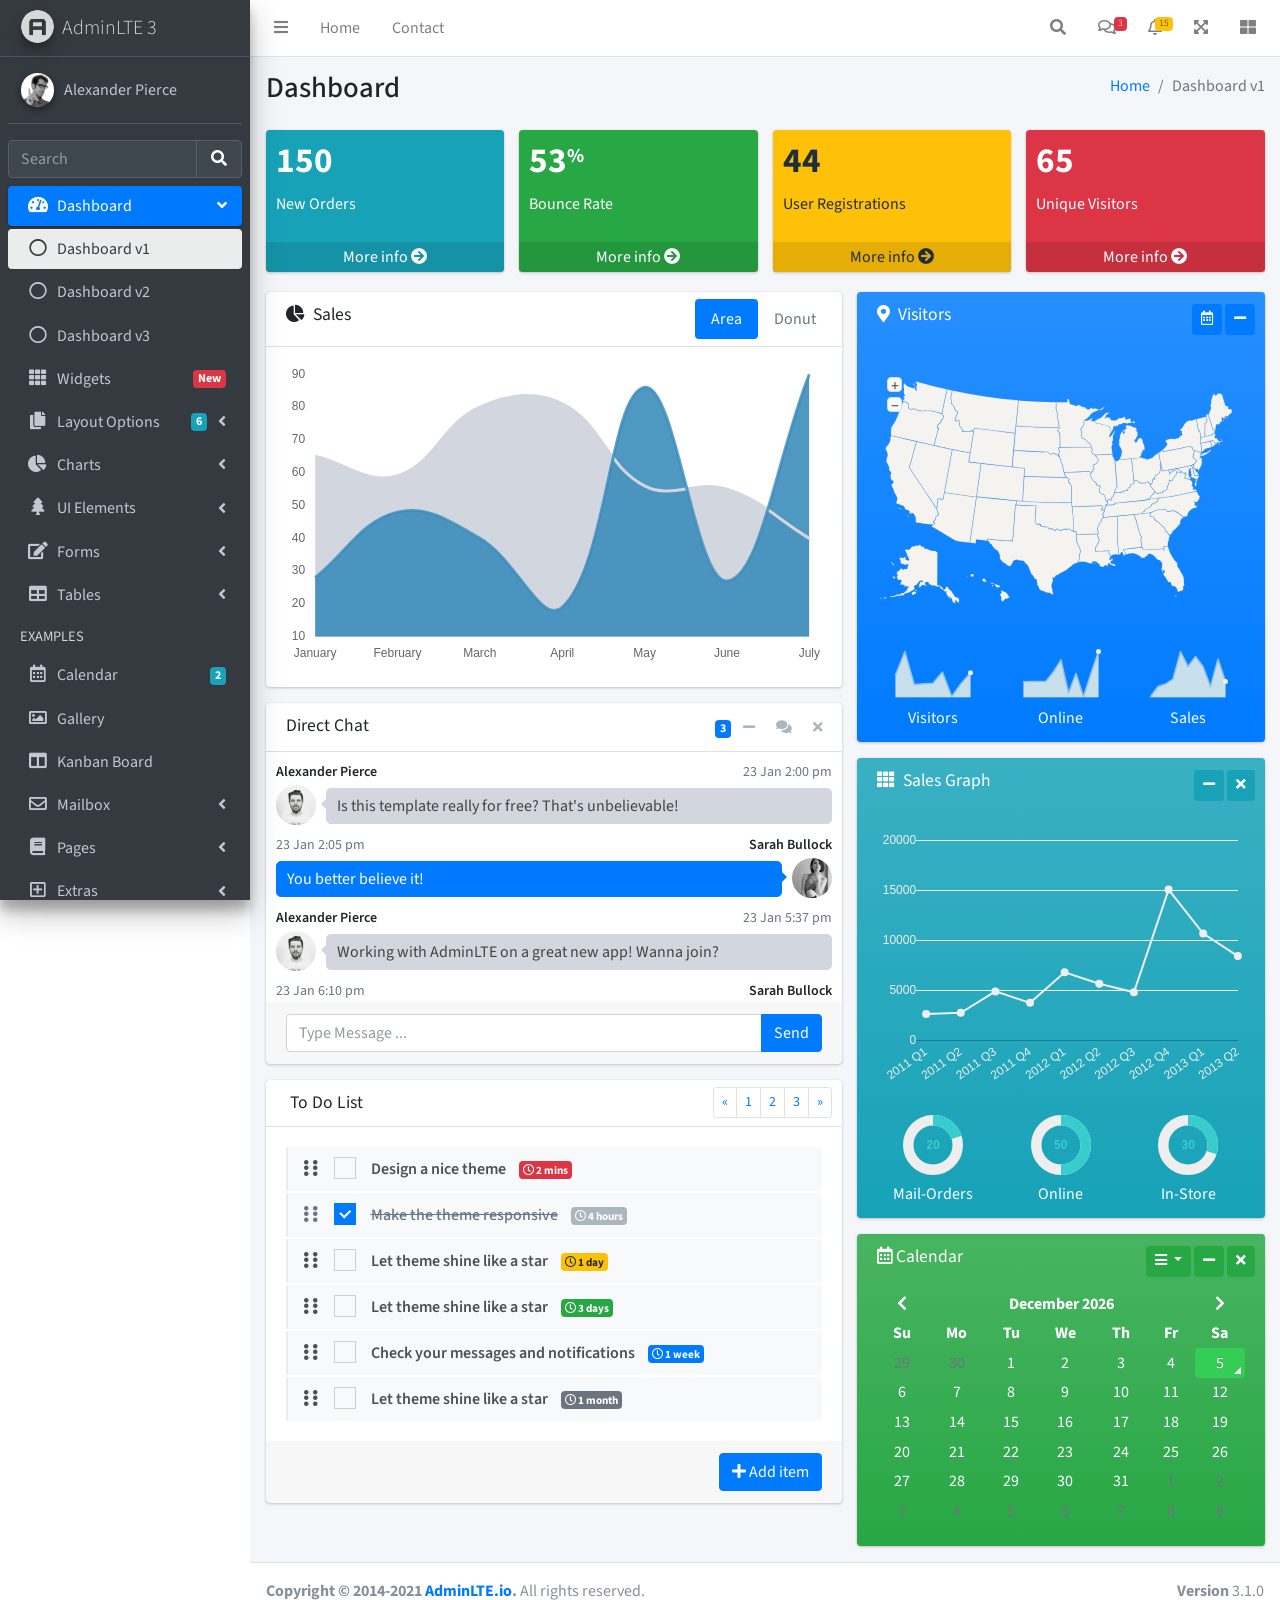
<file: src/main/webapp/resources/admin/index.html>
<!DOCTYPE html>
<html lang="en">
<head>
  <meta charset="utf-8">
  <meta name="viewport" content="width=device-width, initial-scale=1">
  <title>AdminLTE 3 | Dashboard</title>

  <!-- Google Font: Source Sans Pro -->
  <link rel="stylesheet" href="https://fonts.googleapis.com/css?family=Source+Sans+Pro:300,400,400i,700&display=fallback">
  <!-- Font Awesome -->
  <link rel="stylesheet" href="plugins/fontawesome-free/css/all.min.css">
  <!-- Ionicons -->
  <link rel="stylesheet" href="https://code.ionicframework.com/ionicons/2.0.1/css/ionicons.min.css">
  <!-- Tempusdominus Bootstrap 4 -->
  <link rel="stylesheet" href="plugins/tempusdominus-bootstrap-4/css/tempusdominus-bootstrap-4.min.css">
  <!-- iCheck -->
  <link rel="stylesheet" href="plugins/icheck-bootstrap/icheck-bootstrap.min.css">
  <!-- JQVMap -->
  <link rel="stylesheet" href="plugins/jqvmap/jqvmap.min.css">
  <!-- Theme style -->
  <link rel="stylesheet" href="dist/css/adminlte.min.css">
  <!-- overlayScrollbars -->
  <link rel="stylesheet" href="plugins/overlayScrollbars/css/OverlayScrollbars.min.css">
  <!-- Daterange picker -->
  <link rel="stylesheet" href="plugins/daterangepicker/daterangepicker.css">
  <!-- summernote -->
  <link rel="stylesheet" href="plugins/summernote/summernote-bs4.min.css">
</head>
<body class="hold-transition sidebar-mini layout-fixed">
<div class="wrapper">

  <!-- Preloader -->
  <div class="preloader flex-column justify-content-center align-items-center">
    <img class="animation__shake" src="dist/img/AdminLTELogo.png" alt="AdminLTELogo" height="60" width="60">
  </div>

  <!-- Navbar -->
  <nav class="main-header navbar navbar-expand navbar-white navbar-light">
    <!-- Left navbar links -->
    <ul class="navbar-nav">
      <li class="nav-item">
        <a class="nav-link" data-widget="pushmenu" href="#" role="button"><i class="fas fa-bars"></i></a>
      </li>
      <li class="nav-item d-none d-sm-inline-block">
        <a href="index3.html" class="nav-link">Home</a>
      </li>
      <li class="nav-item d-none d-sm-inline-block">
        <a href="#" class="nav-link">Contact</a>
      </li>
    </ul>

    <!-- Right navbar links -->
    <ul class="navbar-nav ml-auto">
      <!-- Navbar Search -->
      <li class="nav-item">
        <a class="nav-link" data-widget="navbar-search" href="#" role="button">
          <i class="fas fa-search"></i>
        </a>
        <div class="navbar-search-block">
          <form class="form-inline">
            <div class="input-group input-group-sm">
              <input class="form-control form-control-navbar" type="search" placeholder="Search" aria-label="Search">
              <div class="input-group-append">
                <button class="btn btn-navbar" type="submit">
                  <i class="fas fa-search"></i>
                </button>
                <button class="btn btn-navbar" type="button" data-widget="navbar-search">
                  <i class="fas fa-times"></i>
                </button>
              </div>
            </div>
          </form>
        </div>
      </li>

      <!-- Messages Dropdown Menu -->
      <li class="nav-item dropdown">
        <a class="nav-link" data-toggle="dropdown" href="#">
          <i class="far fa-comments"></i>
          <span class="badge badge-danger navbar-badge">3</span>
        </a>
        <div class="dropdown-menu dropdown-menu-lg dropdown-menu-right">
          <a href="#" class="dropdown-item">
            <!-- Message Start -->
            <div class="media">
              <img src="dist/img/user1-128x128.jpg" alt="User Avatar" class="img-size-50 mr-3 img-circle">
              <div class="media-body">
                <h3 class="dropdown-item-title">
                  Brad Diesel
                  <span class="float-right text-sm text-danger"><i class="fas fa-star"></i></span>
                </h3>
                <p class="text-sm">Call me whenever you can...</p>
                <p class="text-sm text-muted"><i class="far fa-clock mr-1"></i> 4 Hours Ago</p>
              </div>
            </div>
            <!-- Message End -->
          </a>
          <div class="dropdown-divider"></div>
          <a href="#" class="dropdown-item">
            <!-- Message Start -->
            <div class="media">
              <img src="dist/img/user8-128x128.jpg" alt="User Avatar" class="img-size-50 img-circle mr-3">
              <div class="media-body">
                <h3 class="dropdown-item-title">
                  John Pierce
                  <span class="float-right text-sm text-muted"><i class="fas fa-star"></i></span>
                </h3>
                <p class="text-sm">I got your message bro</p>
                <p class="text-sm text-muted"><i class="far fa-clock mr-1"></i> 4 Hours Ago</p>
              </div>
            </div>
            <!-- Message End -->
          </a>
          <div class="dropdown-divider"></div>
          <a href="#" class="dropdown-item">
            <!-- Message Start -->
            <div class="media">
              <img src="dist/img/user3-128x128.jpg" alt="User Avatar" class="img-size-50 img-circle mr-3">
              <div class="media-body">
                <h3 class="dropdown-item-title">
                  Nora Silvester
                  <span class="float-right text-sm text-warning"><i class="fas fa-star"></i></span>
                </h3>
                <p class="text-sm">The subject goes here</p>
                <p class="text-sm text-muted"><i class="far fa-clock mr-1"></i> 4 Hours Ago</p>
              </div>
            </div>
            <!-- Message End -->
          </a>
          <div class="dropdown-divider"></div>
          <a href="#" class="dropdown-item dropdown-footer">See All Messages</a>
        </div>
      </li>
      <!-- Notifications Dropdown Menu -->
      <li class="nav-item dropdown">
        <a class="nav-link" data-toggle="dropdown" href="#">
          <i class="far fa-bell"></i>
          <span class="badge badge-warning navbar-badge">15</span>
        </a>
        <div class="dropdown-menu dropdown-menu-lg dropdown-menu-right">
          <span class="dropdown-item dropdown-header">15 Notifications</span>
          <div class="dropdown-divider"></div>
          <a href="#" class="dropdown-item">
            <i class="fas fa-envelope mr-2"></i> 4 new messages
            <span class="float-right text-muted text-sm">3 mins</span>
          </a>
          <div class="dropdown-divider"></div>
          <a href="#" class="dropdown-item">
            <i class="fas fa-users mr-2"></i> 8 friend requests
            <span class="float-right text-muted text-sm">12 hours</span>
          </a>
          <div class="dropdown-divider"></div>
          <a href="#" class="dropdown-item">
            <i class="fas fa-file mr-2"></i> 3 new reports
            <span class="float-right text-muted text-sm">2 days</span>
          </a>
          <div class="dropdown-divider"></div>
          <a href="#" class="dropdown-item dropdown-footer">See All Notifications</a>
        </div>
      </li>
      <li class="nav-item">
        <a class="nav-link" data-widget="fullscreen" href="#" role="button">
          <i class="fas fa-expand-arrows-alt"></i>
        </a>
      </li>
      <li class="nav-item">
        <a class="nav-link" data-widget="control-sidebar" data-slide="true" href="#" role="button">
          <i class="fas fa-th-large"></i>
        </a>
      </li>
    </ul>
  </nav>
  <!-- /.navbar -->

  <!-- Main Sidebar Container -->
  <aside class="main-sidebar sidebar-dark-primary elevation-4">
    <!-- Brand Logo -->
    <a href="index3.html" class="brand-link">
      <img src="dist/img/AdminLTELogo.png" alt="AdminLTE Logo" class="brand-image img-circle elevation-3" style="opacity: .8">
      <span class="brand-text font-weight-light">AdminLTE 3</span>
    </a>

    <!-- Sidebar -->
    <div class="sidebar">
      <!-- Sidebar user panel (optional) -->
      <div class="user-panel mt-3 pb-3 mb-3 d-flex">
        <div class="image">
          <img src="dist/img/user2-160x160.jpg" class="img-circle elevation-2" alt="User Image">
        </div>
        <div class="info">
          <a href="#" class="d-block">Alexander Pierce</a>
        </div>
      </div>

      <!-- SidebarSearch Form -->
      <div class="form-inline">
        <div class="input-group" data-widget="sidebar-search">
          <input class="form-control form-control-sidebar" type="search" placeholder="Search" aria-label="Search">
          <div class="input-group-append">
            <button class="btn btn-sidebar">
              <i class="fas fa-search fa-fw"></i>
            </button>
          </div>
        </div>
      </div>

      <!-- Sidebar Menu -->
      <nav class="mt-2">
        <ul class="nav nav-pills nav-sidebar flex-column" data-widget="treeview" role="menu" data-accordion="false">
          <!-- Add icons to the links using the .nav-icon class
               with font-awesome or any other icon font library -->
          <li class="nav-item menu-open">
            <a href="#" class="nav-link active">
              <i class="nav-icon fas fa-tachometer-alt"></i>
              <p>
                Dashboard
                <i class="right fas fa-angle-left"></i>
              </p>
            </a>
            <ul class="nav nav-treeview">
              <li class="nav-item">
                <a href="./index.html" class="nav-link active">
                  <i class="far fa-circle nav-icon"></i>
                  <p>Dashboard v1</p>
                </a>
              </li>
              <li class="nav-item">
                <a href="./index2.html" class="nav-link">
                  <i class="far fa-circle nav-icon"></i>
                  <p>Dashboard v2</p>
                </a>
              </li>
              <li class="nav-item">
                <a href="./index3.html" class="nav-link">
                  <i class="far fa-circle nav-icon"></i>
                  <p>Dashboard v3</p>
                </a>
              </li>
            </ul>
          </li>
          <li class="nav-item">
            <a href="pages/widgets.html" class="nav-link">
              <i class="nav-icon fas fa-th"></i>
              <p>
                Widgets
                <span class="right badge badge-danger">New</span>
              </p>
            </a>
          </li>
          <li class="nav-item">
            <a href="#" class="nav-link">
              <i class="nav-icon fas fa-copy"></i>
              <p>
                Layout Options
                <i class="fas fa-angle-left right"></i>
                <span class="badge badge-info right">6</span>
              </p>
            </a>
            <ul class="nav nav-treeview">
              <li class="nav-item">
                <a href="pages/layout/top-nav.html" class="nav-link">
                  <i class="far fa-circle nav-icon"></i>
                  <p>Top Navigation</p>
                </a>
              </li>
              <li class="nav-item">
                <a href="pages/layout/top-nav-sidebar.html" class="nav-link">
                  <i class="far fa-circle nav-icon"></i>
                  <p>Top Navigation + Sidebar</p>
                </a>
              </li>
              <li class="nav-item">
                <a href="pages/layout/boxed.html" class="nav-link">
                  <i class="far fa-circle nav-icon"></i>
                  <p>Boxed</p>
                </a>
              </li>
              <li class="nav-item">
                <a href="pages/layout/fixed-sidebar.html" class="nav-link">
                  <i class="far fa-circle nav-icon"></i>
                  <p>Fixed Sidebar</p>
                </a>
              </li>
              <li class="nav-item">
                <a href="pages/layout/fixed-sidebar-custom.html" class="nav-link">
                  <i class="far fa-circle nav-icon"></i>
                  <p>Fixed Sidebar <small>+ Custom Area</small></p>
                </a>
              </li>
              <li class="nav-item">
                <a href="pages/layout/fixed-topnav.html" class="nav-link">
                  <i class="far fa-circle nav-icon"></i>
                  <p>Fixed Navbar</p>
                </a>
              </li>
              <li class="nav-item">
                <a href="pages/layout/fixed-footer.html" class="nav-link">
                  <i class="far fa-circle nav-icon"></i>
                  <p>Fixed Footer</p>
                </a>
              </li>
              <li class="nav-item">
                <a href="pages/layout/collapsed-sidebar.html" class="nav-link">
                  <i class="far fa-circle nav-icon"></i>
                  <p>Collapsed Sidebar</p>
                </a>
              </li>
            </ul>
          </li>
          <li class="nav-item">
            <a href="#" class="nav-link">
              <i class="nav-icon fas fa-chart-pie"></i>
              <p>
                Charts
                <i class="right fas fa-angle-left"></i>
              </p>
            </a>
            <ul class="nav nav-treeview">
              <li class="nav-item">
                <a href="pages/charts/chartjs.html" class="nav-link">
                  <i class="far fa-circle nav-icon"></i>
                  <p>ChartJS</p>
                </a>
              </li>
              <li class="nav-item">
                <a href="pages/charts/flot.html" class="nav-link">
                  <i class="far fa-circle nav-icon"></i>
                  <p>Flot</p>
                </a>
              </li>
              <li class="nav-item">
                <a href="pages/charts/inline.html" class="nav-link">
                  <i class="far fa-circle nav-icon"></i>
                  <p>Inline</p>
                </a>
              </li>
              <li class="nav-item">
                <a href="pages/charts/uplot.html" class="nav-link">
                  <i class="far fa-circle nav-icon"></i>
                  <p>uPlot</p>
                </a>
              </li>
            </ul>
          </li>
          <li class="nav-item">
            <a href="#" class="nav-link">
              <i class="nav-icon fas fa-tree"></i>
              <p>
                UI Elements
                <i class="fas fa-angle-left right"></i>
              </p>
            </a>
            <ul class="nav nav-treeview">
              <li class="nav-item">
                <a href="pages/UI/general.html" class="nav-link">
                  <i class="far fa-circle nav-icon"></i>
                  <p>General</p>
                </a>
              </li>
              <li class="nav-item">
                <a href="pages/UI/icons.html" class="nav-link">
                  <i class="far fa-circle nav-icon"></i>
                  <p>Icons</p>
                </a>
              </li>
              <li class="nav-item">
                <a href="pages/UI/buttons.html" class="nav-link">
                  <i class="far fa-circle nav-icon"></i>
                  <p>Buttons</p>
                </a>
              </li>
              <li class="nav-item">
                <a href="pages/UI/sliders.html" class="nav-link">
                  <i class="far fa-circle nav-icon"></i>
                  <p>Sliders</p>
                </a>
              </li>
              <li class="nav-item">
                <a href="pages/UI/modals.html" class="nav-link">
                  <i class="far fa-circle nav-icon"></i>
                  <p>Modals & Alerts</p>
                </a>
              </li>
              <li class="nav-item">
                <a href="pages/UI/navbar.html" class="nav-link">
                  <i class="far fa-circle nav-icon"></i>
                  <p>Navbar & Tabs</p>
                </a>
              </li>
              <li class="nav-item">
                <a href="pages/UI/timeline.html" class="nav-link">
                  <i class="far fa-circle nav-icon"></i>
                  <p>Timeline</p>
                </a>
              </li>
              <li class="nav-item">
                <a href="pages/UI/ribbons.html" class="nav-link">
                  <i class="far fa-circle nav-icon"></i>
                  <p>Ribbons</p>
                </a>
              </li>
            </ul>
          </li>
          <li class="nav-item">
            <a href="#" class="nav-link">
              <i class="nav-icon fas fa-edit"></i>
              <p>
                Forms
                <i class="fas fa-angle-left right"></i>
              </p>
            </a>
            <ul class="nav nav-treeview">
              <li class="nav-item">
                <a href="pages/forms/general.html" class="nav-link">
                  <i class="far fa-circle nav-icon"></i>
                  <p>General Elements</p>
                </a>
              </li>
              <li class="nav-item">
                <a href="pages/forms/advanced.html" class="nav-link">
                  <i class="far fa-circle nav-icon"></i>
                  <p>Advanced Elements</p>
                </a>
              </li>
              <li class="nav-item">
                <a href="pages/forms/editors.html" class="nav-link">
                  <i class="far fa-circle nav-icon"></i>
                  <p>Editors</p>
                </a>
              </li>
              <li class="nav-item">
                <a href="pages/forms/validation.html" class="nav-link">
                  <i class="far fa-circle nav-icon"></i>
                  <p>Validation</p>
                </a>
              </li>
            </ul>
          </li>
          <li class="nav-item">
            <a href="#" class="nav-link">
              <i class="nav-icon fas fa-table"></i>
              <p>
                Tables
                <i class="fas fa-angle-left right"></i>
              </p>
            </a>
            <ul class="nav nav-treeview">
              <li class="nav-item">
                <a href="pages/tables/simple.html" class="nav-link">
                  <i class="far fa-circle nav-icon"></i>
                  <p>Simple Tables</p>
                </a>
              </li>
              <li class="nav-item">
                <a href="pages/tables/data.html" class="nav-link">
                  <i class="far fa-circle nav-icon"></i>
                  <p>DataTables</p>
                </a>
              </li>
              <li class="nav-item">
                <a href="pages/tables/jsgrid.html" class="nav-link">
                  <i class="far fa-circle nav-icon"></i>
                  <p>jsGrid</p>
                </a>
              </li>
            </ul>
          </li>
          <li class="nav-header">EXAMPLES</li>
          <li class="nav-item">
            <a href="pages/calendar.html" class="nav-link">
              <i class="nav-icon far fa-calendar-alt"></i>
              <p>
                Calendar
                <span class="badge badge-info right">2</span>
              </p>
            </a>
          </li>
          <li class="nav-item">
            <a href="pages/gallery.html" class="nav-link">
              <i class="nav-icon far fa-image"></i>
              <p>
                Gallery
              </p>
            </a>
          </li>
          <li class="nav-item">
            <a href="pages/kanban.html" class="nav-link">
              <i class="nav-icon fas fa-columns"></i>
              <p>
                Kanban Board
              </p>
            </a>
          </li>
          <li class="nav-item">
            <a href="#" class="nav-link">
              <i class="nav-icon far fa-envelope"></i>
              <p>
                Mailbox
                <i class="fas fa-angle-left right"></i>
              </p>
            </a>
            <ul class="nav nav-treeview">
              <li class="nav-item">
                <a href="pages/mailbox/mailbox.html" class="nav-link">
                  <i class="far fa-circle nav-icon"></i>
                  <p>Inbox</p>
                </a>
              </li>
              <li class="nav-item">
                <a href="pages/mailbox/compose.html" class="nav-link">
                  <i class="far fa-circle nav-icon"></i>
                  <p>Compose</p>
                </a>
              </li>
              <li class="nav-item">
                <a href="pages/mailbox/read-mail.html" class="nav-link">
                  <i class="far fa-circle nav-icon"></i>
                  <p>Read</p>
                </a>
              </li>
            </ul>
          </li>
          <li class="nav-item">
            <a href="#" class="nav-link">
              <i class="nav-icon fas fa-book"></i>
              <p>
                Pages
                <i class="fas fa-angle-left right"></i>
              </p>
            </a>
            <ul class="nav nav-treeview">
              <li class="nav-item">
                <a href="pages/examples/invoice.html" class="nav-link">
                  <i class="far fa-circle nav-icon"></i>
                  <p>Invoice</p>
                </a>
              </li>
              <li class="nav-item">
                <a href="pages/examples/profile.html" class="nav-link">
                  <i class="far fa-circle nav-icon"></i>
                  <p>Profile</p>
                </a>
              </li>
              <li class="nav-item">
                <a href="pages/examples/e-commerce.html" class="nav-link">
                  <i class="far fa-circle nav-icon"></i>
                  <p>E-commerce</p>
                </a>
              </li>
              <li class="nav-item">
                <a href="pages/examples/projects.html" class="nav-link">
                  <i class="far fa-circle nav-icon"></i>
                  <p>Projects</p>
                </a>
              </li>
              <li class="nav-item">
                <a href="pages/examples/project-add.html" class="nav-link">
                  <i class="far fa-circle nav-icon"></i>
                  <p>Project Add</p>
                </a>
              </li>
              <li class="nav-item">
                <a href="pages/examples/project-edit.html" class="nav-link">
                  <i class="far fa-circle nav-icon"></i>
                  <p>Project Edit</p>
                </a>
              </li>
              <li class="nav-item">
                <a href="pages/examples/project-detail.html" class="nav-link">
                  <i class="far fa-circle nav-icon"></i>
                  <p>Project Detail</p>
                </a>
              </li>
              <li class="nav-item">
                <a href="pages/examples/contacts.html" class="nav-link">
                  <i class="far fa-circle nav-icon"></i>
                  <p>Contacts</p>
                </a>
              </li>
              <li class="nav-item">
                <a href="pages/examples/faq.html" class="nav-link">
                  <i class="far fa-circle nav-icon"></i>
                  <p>FAQ</p>
                </a>
              </li>
              <li class="nav-item">
                <a href="pages/examples/contact-us.html" class="nav-link">
                  <i class="far fa-circle nav-icon"></i>
                  <p>Contact us</p>
                </a>
              </li>
            </ul>
          </li>
          <li class="nav-item">
            <a href="#" class="nav-link">
              <i class="nav-icon far fa-plus-square"></i>
              <p>
                Extras
                <i class="fas fa-angle-left right"></i>
              </p>
            </a>
            <ul class="nav nav-treeview">
              <li class="nav-item">
                <a href="#" class="nav-link">
                  <i class="far fa-circle nav-icon"></i>
                  <p>
                    Login & Register v1
                    <i class="fas fa-angle-left right"></i>
                  </p>
                </a>
                <ul class="nav nav-treeview">
                  <li class="nav-item">
                    <a href="pages/examples/login.html" class="nav-link">
                      <i class="far fa-circle nav-icon"></i>
                      <p>Login v1</p>
                    </a>
                  </li>
                  <li class="nav-item">
                    <a href="pages/examples/register.html" class="nav-link">
                      <i class="far fa-circle nav-icon"></i>
                      <p>Register v1</p>
                    </a>
                  </li>
                  <li class="nav-item">
                    <a href="pages/examples/forgot-password.html" class="nav-link">
                      <i class="far fa-circle nav-icon"></i>
                      <p>Forgot Password v1</p>
                    </a>
                  </li>
                  <li class="nav-item">
                    <a href="pages/examples/recover-password.html" class="nav-link">
                      <i class="far fa-circle nav-icon"></i>
                      <p>Recover Password v1</p>
                    </a>
                  </li>
                </ul>
              </li>
              <li class="nav-item">
                <a href="#" class="nav-link">
                  <i class="far fa-circle nav-icon"></i>
                  <p>
                    Login & Register v2
                    <i class="fas fa-angle-left right"></i>
                  </p>
                </a>
                <ul class="nav nav-treeview">
                  <li class="nav-item">
                    <a href="pages/examples/login-v2.html" class="nav-link">
                      <i class="far fa-circle nav-icon"></i>
                      <p>Login v2</p>
                    </a>
                  </li>
                  <li class="nav-item">
                    <a href="pages/examples/register-v2.html" class="nav-link">
                      <i class="far fa-circle nav-icon"></i>
                      <p>Register v2</p>
                    </a>
                  </li>
                  <li class="nav-item">
                    <a href="pages/examples/forgot-password-v2.html" class="nav-link">
                      <i class="far fa-circle nav-icon"></i>
                      <p>Forgot Password v2</p>
                    </a>
                  </li>
                  <li class="nav-item">
                    <a href="pages/examples/recover-password-v2.html" class="nav-link">
                      <i class="far fa-circle nav-icon"></i>
                      <p>Recover Password v2</p>
                    </a>
                  </li>
                </ul>
              </li>
              <li class="nav-item">
                <a href="pages/examples/lockscreen.html" class="nav-link">
                  <i class="far fa-circle nav-icon"></i>
                  <p>Lockscreen</p>
                </a>
              </li>
              <li class="nav-item">
                <a href="pages/examples/legacy-user-menu.html" class="nav-link">
                  <i class="far fa-circle nav-icon"></i>
                  <p>Legacy User Menu</p>
                </a>
              </li>
              <li class="nav-item">
                <a href="pages/examples/language-menu.html" class="nav-link">
                  <i class="far fa-circle nav-icon"></i>
                  <p>Language Menu</p>
                </a>
              </li>
              <li class="nav-item">
                <a href="pages/examples/404.html" class="nav-link">
                  <i class="far fa-circle nav-icon"></i>
                  <p>Error 404</p>
                </a>
              </li>
              <li class="nav-item">
                <a href="pages/examples/500.html" class="nav-link">
                  <i class="far fa-circle nav-icon"></i>
                  <p>Error 500</p>
                </a>
              </li>
              <li class="nav-item">
                <a href="pages/examples/pace.html" class="nav-link">
                  <i class="far fa-circle nav-icon"></i>
                  <p>Pace</p>
                </a>
              </li>
              <li class="nav-item">
                <a href="pages/examples/blank.html" class="nav-link">
                  <i class="far fa-circle nav-icon"></i>
                  <p>Blank Page</p>
                </a>
              </li>
              <li class="nav-item">
                <a href="starter.html" class="nav-link">
                  <i class="far fa-circle nav-icon"></i>
                  <p>Starter Page</p>
                </a>
              </li>
            </ul>
          </li>
          <li class="nav-item">
            <a href="#" class="nav-link">
              <i class="nav-icon fas fa-search"></i>
              <p>
                Search
                <i class="fas fa-angle-left right"></i>
              </p>
            </a>
            <ul class="nav nav-treeview">
              <li class="nav-item">
                <a href="pages/search/simple.html" class="nav-link">
                  <i class="far fa-circle nav-icon"></i>
                  <p>Simple Search</p>
                </a>
              </li>
              <li class="nav-item">
                <a href="pages/search/enhanced.html" class="nav-link">
                  <i class="far fa-circle nav-icon"></i>
                  <p>Enhanced</p>
                </a>
              </li>
            </ul>
          </li>
          <li class="nav-header">MISCELLANEOUS</li>
          <li class="nav-item">
            <a href="iframe.html" class="nav-link">
              <i class="nav-icon fas fa-ellipsis-h"></i>
              <p>Tabbed IFrame Plugin</p>
            </a>
          </li>
          <li class="nav-item">
            <a href="https://adminlte.io/docs/3.1/" class="nav-link">
              <i class="nav-icon fas fa-file"></i>
              <p>Documentation</p>
            </a>
          </li>
          <li class="nav-header">MULTI LEVEL EXAMPLE</li>
          <li class="nav-item">
            <a href="#" class="nav-link">
              <i class="fas fa-circle nav-icon"></i>
              <p>Level 1</p>
            </a>
          </li>
          <li class="nav-item">
            <a href="#" class="nav-link">
              <i class="nav-icon fas fa-circle"></i>
              <p>
                Level 1
                <i class="right fas fa-angle-left"></i>
              </p>
            </a>
            <ul class="nav nav-treeview">
              <li class="nav-item">
                <a href="#" class="nav-link">
                  <i class="far fa-circle nav-icon"></i>
                  <p>Level 2</p>
                </a>
              </li>
              <li class="nav-item">
                <a href="#" class="nav-link">
                  <i class="far fa-circle nav-icon"></i>
                  <p>
                    Level 2
                    <i class="right fas fa-angle-left"></i>
                  </p>
                </a>
                <ul class="nav nav-treeview">
                  <li class="nav-item">
                    <a href="#" class="nav-link">
                      <i class="far fa-dot-circle nav-icon"></i>
                      <p>Level 3</p>
                    </a>
                  </li>
                  <li class="nav-item">
                    <a href="#" class="nav-link">
                      <i class="far fa-dot-circle nav-icon"></i>
                      <p>Level 3</p>
                    </a>
                  </li>
                  <li class="nav-item">
                    <a href="#" class="nav-link">
                      <i class="far fa-dot-circle nav-icon"></i>
                      <p>Level 3</p>
                    </a>
                  </li>
                </ul>
              </li>
              <li class="nav-item">
                <a href="#" class="nav-link">
                  <i class="far fa-circle nav-icon"></i>
                  <p>Level 2</p>
                </a>
              </li>
            </ul>
          </li>
          <li class="nav-item">
            <a href="#" class="nav-link">
              <i class="fas fa-circle nav-icon"></i>
              <p>Level 1</p>
            </a>
          </li>
          <li class="nav-header">LABELS</li>
          <li class="nav-item">
            <a href="#" class="nav-link">
              <i class="nav-icon far fa-circle text-danger"></i>
              <p class="text">Important</p>
            </a>
          </li>
          <li class="nav-item">
            <a href="#" class="nav-link">
              <i class="nav-icon far fa-circle text-warning"></i>
              <p>Warning</p>
            </a>
          </li>
          <li class="nav-item">
            <a href="#" class="nav-link">
              <i class="nav-icon far fa-circle text-info"></i>
              <p>Informational</p>
            </a>
          </li>
        </ul>
      </nav>
      <!-- /.sidebar-menu -->
    </div>
    <!-- /.sidebar -->
  </aside>

  <!-- Content Wrapper. Contains page content -->
  <div class="content-wrapper">
    <!-- Content Header (Page header) -->
    <div class="content-header">
      <div class="container-fluid">
        <div class="row mb-2">
          <div class="col-sm-6">
            <h1 class="m-0">Dashboard</h1>
          </div><!-- /.col -->
          <div class="col-sm-6">
            <ol class="breadcrumb float-sm-right">
              <li class="breadcrumb-item"><a href="#">Home</a></li>
              <li class="breadcrumb-item active">Dashboard v1</li>
            </ol>
          </div><!-- /.col -->
        </div><!-- /.row -->
      </div><!-- /.container-fluid -->
    </div>
    <!-- /.content-header -->

    <!-- Main content -->
    <section class="content">
      <div class="container-fluid">
        <!-- Small boxes (Stat box) -->
        <div class="row">
          <div class="col-lg-3 col-6">
            <!-- small box -->
            <div class="small-box bg-info">
              <div class="inner">
                <h3>150</h3>

                <p>New Orders</p>
              </div>
              <div class="icon">
                <i class="ion ion-bag"></i>
              </div>
              <a href="#" class="small-box-footer">More info <i class="fas fa-arrow-circle-right"></i></a>
            </div>
          </div>
          <!-- ./col -->
          <div class="col-lg-3 col-6">
            <!-- small box -->
            <div class="small-box bg-success">
              <div class="inner">
                <h3>53<sup style="font-size: 20px">%</sup></h3>

                <p>Bounce Rate</p>
              </div>
              <div class="icon">
                <i class="ion ion-stats-bars"></i>
              </div>
              <a href="#" class="small-box-footer">More info <i class="fas fa-arrow-circle-right"></i></a>
            </div>
          </div>
          <!-- ./col -->
          <div class="col-lg-3 col-6">
            <!-- small box -->
            <div class="small-box bg-warning">
              <div class="inner">
                <h3>44</h3>

                <p>User Registrations</p>
              </div>
              <div class="icon">
                <i class="ion ion-person-add"></i>
              </div>
              <a href="#" class="small-box-footer">More info <i class="fas fa-arrow-circle-right"></i></a>
            </div>
          </div>
          <!-- ./col -->
          <div class="col-lg-3 col-6">
            <!-- small box -->
            <div class="small-box bg-danger">
              <div class="inner">
                <h3>65</h3>

                <p>Unique Visitors</p>
              </div>
              <div class="icon">
                <i class="ion ion-pie-graph"></i>
              </div>
              <a href="#" class="small-box-footer">More info <i class="fas fa-arrow-circle-right"></i></a>
            </div>
          </div>
          <!-- ./col -->
        </div>
        <!-- /.row -->
        <!-- Main row -->
        <div class="row">
          <!-- Left col -->
          <section class="col-lg-7 connectedSortable">
            <!-- Custom tabs (Charts with tabs)-->
            <div class="card">
              <div class="card-header">
                <h3 class="card-title">
                  <i class="fas fa-chart-pie mr-1"></i>
                  Sales
                </h3>
                <div class="card-tools">
                  <ul class="nav nav-pills ml-auto">
                    <li class="nav-item">
                      <a class="nav-link active" href="#revenue-chart" data-toggle="tab">Area</a>
                    </li>
                    <li class="nav-item">
                      <a class="nav-link" href="#sales-chart" data-toggle="tab">Donut</a>
                    </li>
                  </ul>
                </div>
              </div><!-- /.card-header -->
              <div class="card-body">
                <div class="tab-content p-0">
                  <!-- Morris chart - Sales -->
                  <div class="chart tab-pane active" id="revenue-chart"
                       style="position: relative; height: 300px;">
                      <canvas id="revenue-chart-canvas" height="300" style="height: 300px;"></canvas>
                   </div>
                  <div class="chart tab-pane" id="sales-chart" style="position: relative; height: 300px;">
                    <canvas id="sales-chart-canvas" height="300" style="height: 300px;"></canvas>
                  </div>
                </div>
              </div><!-- /.card-body -->
            </div>
            <!-- /.card -->

            <!-- DIRECT CHAT -->
            <div class="card direct-chat direct-chat-primary">
              <div class="card-header">
                <h3 class="card-title">Direct Chat</h3>

                <div class="card-tools">
                  <span title="3 New Messages" class="badge badge-primary">3</span>
                  <button type="button" class="btn btn-tool" data-card-widget="collapse">
                    <i class="fas fa-minus"></i>
                  </button>
                  <button type="button" class="btn btn-tool" title="Contacts" data-widget="chat-pane-toggle">
                    <i class="fas fa-comments"></i>
                  </button>
                  <button type="button" class="btn btn-tool" data-card-widget="remove">
                    <i class="fas fa-times"></i>
                  </button>
                </div>
              </div>
              <!-- /.card-header -->
              <div class="card-body">
                <!-- Conversations are loaded here -->
                <div class="direct-chat-messages">
                  <!-- Message. Default to the left -->
                  <div class="direct-chat-msg">
                    <div class="direct-chat-infos clearfix">
                      <span class="direct-chat-name float-left">Alexander Pierce</span>
                      <span class="direct-chat-timestamp float-right">23 Jan 2:00 pm</span>
                    </div>
                    <!-- /.direct-chat-infos -->
                    <img class="direct-chat-img" src="dist/img/user1-128x128.jpg" alt="message user image">
                    <!-- /.direct-chat-img -->
                    <div class="direct-chat-text">
                      Is this template really for free? That's unbelievable!
                    </div>
                    <!-- /.direct-chat-text -->
                  </div>
                  <!-- /.direct-chat-msg -->

                  <!-- Message to the right -->
                  <div class="direct-chat-msg right">
                    <div class="direct-chat-infos clearfix">
                      <span class="direct-chat-name float-right">Sarah Bullock</span>
                      <span class="direct-chat-timestamp float-left">23 Jan 2:05 pm</span>
                    </div>
                    <!-- /.direct-chat-infos -->
                    <img class="direct-chat-img" src="dist/img/user3-128x128.jpg" alt="message user image">
                    <!-- /.direct-chat-img -->
                    <div class="direct-chat-text">
                      You better believe it!
                    </div>
                    <!-- /.direct-chat-text -->
                  </div>
                  <!-- /.direct-chat-msg -->

                  <!-- Message. Default to the left -->
                  <div class="direct-chat-msg">
                    <div class="direct-chat-infos clearfix">
                      <span class="direct-chat-name float-left">Alexander Pierce</span>
                      <span class="direct-chat-timestamp float-right">23 Jan 5:37 pm</span>
                    </div>
                    <!-- /.direct-chat-infos -->
                    <img class="direct-chat-img" src="dist/img/user1-128x128.jpg" alt="message user image">
                    <!-- /.direct-chat-img -->
                    <div class="direct-chat-text">
                      Working with AdminLTE on a great new app! Wanna join?
                    </div>
                    <!-- /.direct-chat-text -->
                  </div>
                  <!-- /.direct-chat-msg -->

                  <!-- Message to the right -->
                  <div class="direct-chat-msg right">
                    <div class="direct-chat-infos clearfix">
                      <span class="direct-chat-name float-right">Sarah Bullock</span>
                      <span class="direct-chat-timestamp float-left">23 Jan 6:10 pm</span>
                    </div>
                    <!-- /.direct-chat-infos -->
                    <img class="direct-chat-img" src="dist/img/user3-128x128.jpg" alt="message user image">
                    <!-- /.direct-chat-img -->
                    <div class="direct-chat-text">
                      I would love to.
                    </div>
                    <!-- /.direct-chat-text -->
                  </div>
                  <!-- /.direct-chat-msg -->

                </div>
                <!--/.direct-chat-messages-->

                <!-- Contacts are loaded here -->
                <div class="direct-chat-contacts">
                  <ul class="contacts-list">
                    <li>
                      <a href="#">
                        <img class="contacts-list-img" src="dist/img/user1-128x128.jpg" alt="User Avatar">

                        <div class="contacts-list-info">
                          <span class="contacts-list-name">
                            Count Dracula
                            <small class="contacts-list-date float-right">2/28/2015</small>
                          </span>
                          <span class="contacts-list-msg">How have you been? I was...</span>
                        </div>
                        <!-- /.contacts-list-info -->
                      </a>
                    </li>
                    <!-- End Contact Item -->
                    <li>
                      <a href="#">
                        <img class="contacts-list-img" src="dist/img/user7-128x128.jpg" alt="User Avatar">

                        <div class="contacts-list-info">
                          <span class="contacts-list-name">
                            Sarah Doe
                            <small class="contacts-list-date float-right">2/23/2015</small>
                          </span>
                          <span class="contacts-list-msg">I will be waiting for...</span>
                        </div>
                        <!-- /.contacts-list-info -->
                      </a>
                    </li>
                    <!-- End Contact Item -->
                    <li>
                      <a href="#">
                        <img class="contacts-list-img" src="dist/img/user3-128x128.jpg" alt="User Avatar">

                        <div class="contacts-list-info">
                          <span class="contacts-list-name">
                            Nadia Jolie
                            <small class="contacts-list-date float-right">2/20/2015</small>
                          </span>
                          <span class="contacts-list-msg">I'll call you back at...</span>
                        </div>
                        <!-- /.contacts-list-info -->
                      </a>
                    </li>
                    <!-- End Contact Item -->
                    <li>
                      <a href="#">
                        <img class="contacts-list-img" src="dist/img/user5-128x128.jpg" alt="User Avatar">

                        <div class="contacts-list-info">
                          <span class="contacts-list-name">
                            Nora S. Vans
                            <small class="contacts-list-date float-right">2/10/2015</small>
                          </span>
                          <span class="contacts-list-msg">Where is your new...</span>
                        </div>
                        <!-- /.contacts-list-info -->
                      </a>
                    </li>
                    <!-- End Contact Item -->
                    <li>
                      <a href="#">
                        <img class="contacts-list-img" src="dist/img/user6-128x128.jpg" alt="User Avatar">

                        <div class="contacts-list-info">
                          <span class="contacts-list-name">
                            John K.
                            <small class="contacts-list-date float-right">1/27/2015</small>
                          </span>
                          <span class="contacts-list-msg">Can I take a look at...</span>
                        </div>
                        <!-- /.contacts-list-info -->
                      </a>
                    </li>
                    <!-- End Contact Item -->
                    <li>
                      <a href="#">
                        <img class="contacts-list-img" src="dist/img/user8-128x128.jpg" alt="User Avatar">

                        <div class="contacts-list-info">
                          <span class="contacts-list-name">
                            Kenneth M.
                            <small class="contacts-list-date float-right">1/4/2015</small>
                          </span>
                          <span class="contacts-list-msg">Never mind I found...</span>
                        </div>
                        <!-- /.contacts-list-info -->
                      </a>
                    </li>
                    <!-- End Contact Item -->
                  </ul>
                  <!-- /.contacts-list -->
                </div>
                <!-- /.direct-chat-pane -->
              </div>
              <!-- /.card-body -->
              <div class="card-footer">
                <form action="#" method="post">
                  <div class="input-group">
                    <input type="text" name="message" placeholder="Type Message ..." class="form-control">
                    <span class="input-group-append">
                      <button type="button" class="btn btn-primary">Send</button>
                    </span>
                  </div>
                </form>
              </div>
              <!-- /.card-footer-->
            </div>
            <!--/.direct-chat -->

            <!-- TO DO List -->
            <div class="card">
              <div class="card-header">
                <h3 class="card-title">
                  <i class="ion ion-clipboard mr-1"></i>
                  To Do List
                </h3>

                <div class="card-tools">
                  <ul class="pagination pagination-sm">
                    <li class="page-item"><a href="#" class="page-link">&laquo;</a></li>
                    <li class="page-item"><a href="#" class="page-link">1</a></li>
                    <li class="page-item"><a href="#" class="page-link">2</a></li>
                    <li class="page-item"><a href="#" class="page-link">3</a></li>
                    <li class="page-item"><a href="#" class="page-link">&raquo;</a></li>
                  </ul>
                </div>
              </div>
              <!-- /.card-header -->
              <div class="card-body">
                <ul class="todo-list" data-widget="todo-list">
                  <li>
                    <!-- drag handle -->
                    <span class="handle">
                      <i class="fas fa-ellipsis-v"></i>
                      <i class="fas fa-ellipsis-v"></i>
                    </span>
                    <!-- checkbox -->
                    <div  class="icheck-primary d-inline ml-2">
                      <input type="checkbox" value="" name="todo1" id="todoCheck1">
                      <label for="todoCheck1"></label>
                    </div>
                    <!-- todo text -->
                    <span class="text">Design a nice theme</span>
                    <!-- Emphasis label -->
                    <small class="badge badge-danger"><i class="far fa-clock"></i> 2 mins</small>
                    <!-- General tools such as edit or delete-->
                    <div class="tools">
                      <i class="fas fa-edit"></i>
                      <i class="fas fa-trash-o"></i>
                    </div>
                  </li>
                  <li>
                    <span class="handle">
                      <i class="fas fa-ellipsis-v"></i>
                      <i class="fas fa-ellipsis-v"></i>
                    </span>
                    <div  class="icheck-primary d-inline ml-2">
                      <input type="checkbox" value="" name="todo2" id="todoCheck2" checked>
                      <label for="todoCheck2"></label>
                    </div>
                    <span class="text">Make the theme responsive</span>
                    <small class="badge badge-info"><i class="far fa-clock"></i> 4 hours</small>
                    <div class="tools">
                      <i class="fas fa-edit"></i>
                      <i class="fas fa-trash-o"></i>
                    </div>
                  </li>
                  <li>
                    <span class="handle">
                      <i class="fas fa-ellipsis-v"></i>
                      <i class="fas fa-ellipsis-v"></i>
                    </span>
                    <div  class="icheck-primary d-inline ml-2">
                      <input type="checkbox" value="" name="todo3" id="todoCheck3">
                      <label for="todoCheck3"></label>
                    </div>
                    <span class="text">Let theme shine like a star</span>
                    <small class="badge badge-warning"><i class="far fa-clock"></i> 1 day</small>
                    <div class="tools">
                      <i class="fas fa-edit"></i>
                      <i class="fas fa-trash-o"></i>
                    </div>
                  </li>
                  <li>
                    <span class="handle">
                      <i class="fas fa-ellipsis-v"></i>
                      <i class="fas fa-ellipsis-v"></i>
                    </span>
                    <div  class="icheck-primary d-inline ml-2">
                      <input type="checkbox" value="" name="todo4" id="todoCheck4">
                      <label for="todoCheck4"></label>
                    </div>
                    <span class="text">Let theme shine like a star</span>
                    <small class="badge badge-success"><i class="far fa-clock"></i> 3 days</small>
                    <div class="tools">
                      <i class="fas fa-edit"></i>
                      <i class="fas fa-trash-o"></i>
                    </div>
                  </li>
                  <li>
                    <span class="handle">
                      <i class="fas fa-ellipsis-v"></i>
                      <i class="fas fa-ellipsis-v"></i>
                    </span>
                    <div  class="icheck-primary d-inline ml-2">
                      <input type="checkbox" value="" name="todo5" id="todoCheck5">
                      <label for="todoCheck5"></label>
                    </div>
                    <span class="text">Check your messages and notifications</span>
                    <small class="badge badge-primary"><i class="far fa-clock"></i> 1 week</small>
                    <div class="tools">
                      <i class="fas fa-edit"></i>
                      <i class="fas fa-trash-o"></i>
                    </div>
                  </li>
                  <li>
                    <span class="handle">
                      <i class="fas fa-ellipsis-v"></i>
                      <i class="fas fa-ellipsis-v"></i>
                    </span>
                    <div  class="icheck-primary d-inline ml-2">
                      <input type="checkbox" value="" name="todo6" id="todoCheck6">
                      <label for="todoCheck6"></label>
                    </div>
                    <span class="text">Let theme shine like a star</span>
                    <small class="badge badge-secondary"><i class="far fa-clock"></i> 1 month</small>
                    <div class="tools">
                      <i class="fas fa-edit"></i>
                      <i class="fas fa-trash-o"></i>
                    </div>
                  </li>
                </ul>
              </div>
              <!-- /.card-body -->
              <div class="card-footer clearfix">
                <button type="button" class="btn btn-primary float-right"><i class="fas fa-plus"></i> Add item</button>
              </div>
            </div>
            <!-- /.card -->
          </section>
          <!-- /.Left col -->
          <!-- right col (We are only adding the ID to make the widgets sortable)-->
          <section class="col-lg-5 connectedSortable">

            <!-- Map card -->
            <div class="card bg-gradient-primary">
              <div class="card-header border-0">
                <h3 class="card-title">
                  <i class="fas fa-map-marker-alt mr-1"></i>
                  Visitors
                </h3>
                <!-- card tools -->
                <div class="card-tools">
                  <button type="button" class="btn btn-primary btn-sm daterange" title="Date range">
                    <i class="far fa-calendar-alt"></i>
                  </button>
                  <button type="button" class="btn btn-primary btn-sm" data-card-widget="collapse" title="Collapse">
                    <i class="fas fa-minus"></i>
                  </button>
                </div>
                <!-- /.card-tools -->
              </div>
              <div class="card-body">
                <div id="world-map" style="height: 250px; width: 100%;"></div>
              </div>
              <!-- /.card-body-->
              <div class="card-footer bg-transparent">
                <div class="row">
                  <div class="col-4 text-center">
                    <div id="sparkline-1"></div>
                    <div class="text-white">Visitors</div>
                  </div>
                  <!-- ./col -->
                  <div class="col-4 text-center">
                    <div id="sparkline-2"></div>
                    <div class="text-white">Online</div>
                  </div>
                  <!-- ./col -->
                  <div class="col-4 text-center">
                    <div id="sparkline-3"></div>
                    <div class="text-white">Sales</div>
                  </div>
                  <!-- ./col -->
                </div>
                <!-- /.row -->
              </div>
            </div>
            <!-- /.card -->

            <!-- solid sales graph -->
            <div class="card bg-gradient-info">
              <div class="card-header border-0">
                <h3 class="card-title">
                  <i class="fas fa-th mr-1"></i>
                  Sales Graph
                </h3>

                <div class="card-tools">
                  <button type="button" class="btn bg-info btn-sm" data-card-widget="collapse">
                    <i class="fas fa-minus"></i>
                  </button>
                  <button type="button" class="btn bg-info btn-sm" data-card-widget="remove">
                    <i class="fas fa-times"></i>
                  </button>
                </div>
              </div>
              <div class="card-body">
                <canvas class="chart" id="line-chart" style="min-height: 250px; height: 250px; max-height: 250px; max-width: 100%;"></canvas>
              </div>
              <!-- /.card-body -->
              <div class="card-footer bg-transparent">
                <div class="row">
                  <div class="col-4 text-center">
                    <input type="text" class="knob" data-readonly="true" value="20" data-width="60" data-height="60"
                           data-fgColor="#39CCCC">

                    <div class="text-white">Mail-Orders</div>
                  </div>
                  <!-- ./col -->
                  <div class="col-4 text-center">
                    <input type="text" class="knob" data-readonly="true" value="50" data-width="60" data-height="60"
                           data-fgColor="#39CCCC">

                    <div class="text-white">Online</div>
                  </div>
                  <!-- ./col -->
                  <div class="col-4 text-center">
                    <input type="text" class="knob" data-readonly="true" value="30" data-width="60" data-height="60"
                           data-fgColor="#39CCCC">

                    <div class="text-white">In-Store</div>
                  </div>
                  <!-- ./col -->
                </div>
                <!-- /.row -->
              </div>
              <!-- /.card-footer -->
            </div>
            <!-- /.card -->

            <!-- Calendar -->
            <div class="card bg-gradient-success">
              <div class="card-header border-0">

                <h3 class="card-title">
                  <i class="far fa-calendar-alt"></i>
                  Calendar
                </h3>
                <!-- tools card -->
                <div class="card-tools">
                  <!-- button with a dropdown -->
                  <div class="btn-group">
                    <button type="button" class="btn btn-success btn-sm dropdown-toggle" data-toggle="dropdown" data-offset="-52">
                      <i class="fas fa-bars"></i>
                    </button>
                    <div class="dropdown-menu" role="menu">
                      <a href="#" class="dropdown-item">Add new event</a>
                      <a href="#" class="dropdown-item">Clear events</a>
                      <div class="dropdown-divider"></div>
                      <a href="#" class="dropdown-item">View calendar</a>
                    </div>
                  </div>
                  <button type="button" class="btn btn-success btn-sm" data-card-widget="collapse">
                    <i class="fas fa-minus"></i>
                  </button>
                  <button type="button" class="btn btn-success btn-sm" data-card-widget="remove">
                    <i class="fas fa-times"></i>
                  </button>
                </div>
                <!-- /. tools -->
              </div>
              <!-- /.card-header -->
              <div class="card-body pt-0">
                <!--The calendar -->
                <div id="calendar" style="width: 100%"></div>
              </div>
              <!-- /.card-body -->
            </div>
            <!-- /.card -->
          </section>
          <!-- right col -->
        </div>
        <!-- /.row (main row) -->
      </div><!-- /.container-fluid -->
    </section>
    <!-- /.content -->
  </div>
  <!-- /.content-wrapper -->
  <footer class="main-footer">
    <strong>Copyright &copy; 2014-2021 <a href="https://adminlte.io">AdminLTE.io</a>.</strong>
    All rights reserved.
    <div class="float-right d-none d-sm-inline-block">
      <b>Version</b> 3.1.0
    </div>
  </footer>

  <!-- Control Sidebar -->
  <aside class="control-sidebar control-sidebar-dark">
    <!-- Control sidebar content goes here -->
  </aside>
  <!-- /.control-sidebar -->
</div>
<!-- ./wrapper -->

<!-- jQuery -->
<script src="plugins/jquery/jquery.min.js"></script>
<!-- jQuery UI 1.11.4 -->
<script src="plugins/jquery-ui/jquery-ui.min.js"></script>
<!-- Resolve conflict in jQuery UI tooltip with Bootstrap tooltip -->
<script>
  $.widget.bridge('uibutton', $.ui.button)
</script>
<!-- Bootstrap 4 -->
<script src="plugins/bootstrap/js/bootstrap.bundle.min.js"></script>
<!-- ChartJS -->
<script src="plugins/chart.js/Chart.min.js"></script>
<!-- Sparkline -->
<script src="plugins/sparklines/sparkline.js"></script>
<!-- JQVMap -->
<script src="plugins/jqvmap/jquery.vmap.min.js"></script>
<script src="plugins/jqvmap/maps/jquery.vmap.usa.js"></script>
<!-- jQuery Knob Chart -->
<script src="plugins/jquery-knob/jquery.knob.min.js"></script>
<!-- daterangepicker -->
<script src="plugins/moment/moment.min.js"></script>
<script src="plugins/daterangepicker/daterangepicker.js"></script>
<!-- Tempusdominus Bootstrap 4 -->
<script src="plugins/tempusdominus-bootstrap-4/js/tempusdominus-bootstrap-4.min.js"></script>
<!-- Summernote -->
<script src="plugins/summernote/summernote-bs4.min.js"></script>
<!-- overlayScrollbars -->
<script src="plugins/overlayScrollbars/js/jquery.overlayScrollbars.min.js"></script>
<!-- AdminLTE App -->
<script src="dist/js/adminlte.js"></script>
<!-- AdminLTE for demo purposes -->
<script src="dist/js/demo.js"></script>
<!-- AdminLTE dashboard demo (This is only for demo purposes) -->
<script src="dist/js/pages/dashboard.js"></script>
</body>
</html>
</file>
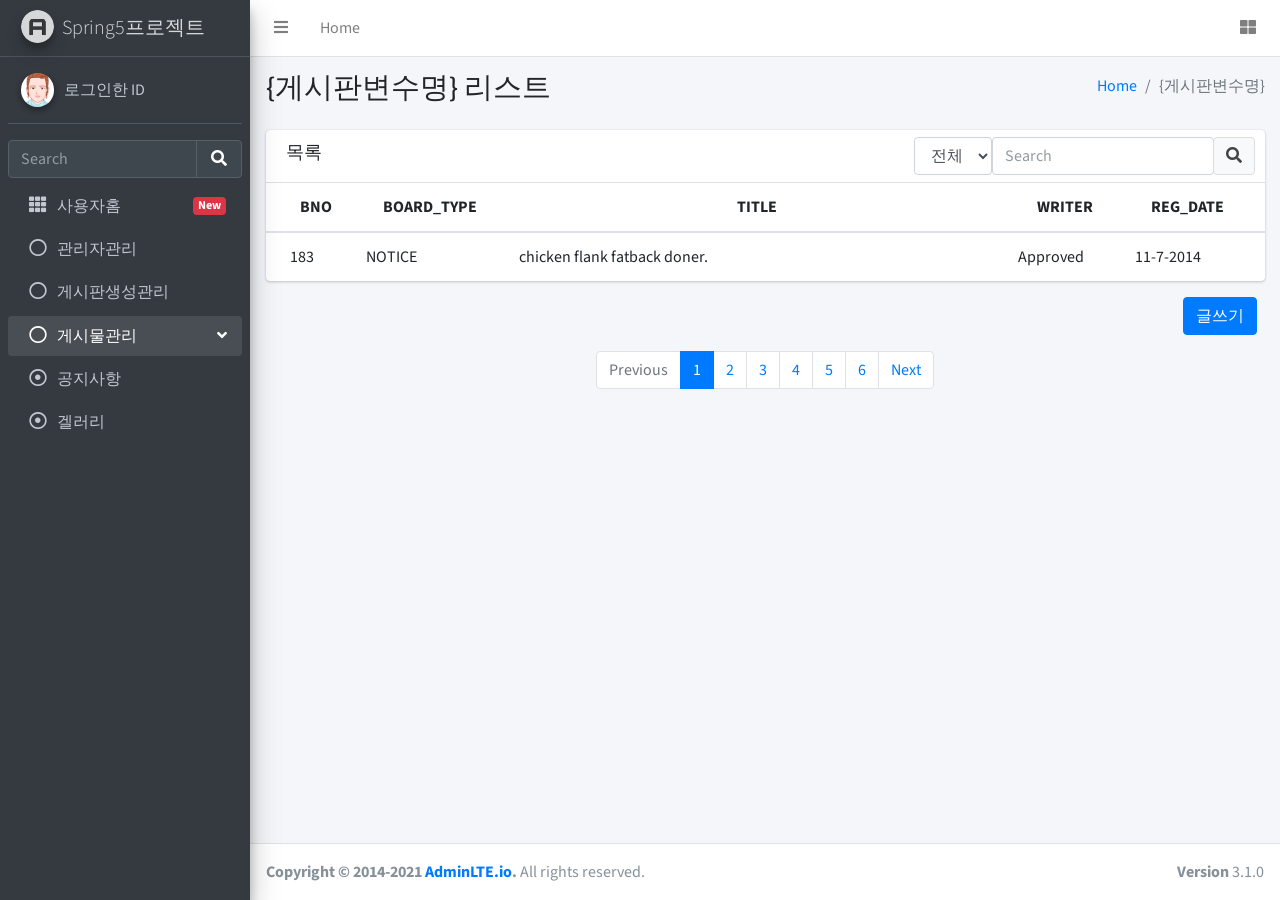
<file: src/main/webapp/resources/admin/board_list.html>
<!DOCTYPE html>
<html lang="ko">
<head>
  <meta charset="utf-8">
  <meta name="viewport" content="width=device-width, initial-scale=1">
  <title>AdminLTE 3 | 대시보드</title>

  <!-- Google Font: Source Sans Pro 구글웹폰트 -->
  <link rel="stylesheet" href="https://fonts.googleapis.com/css?family=Source+Sans+Pro:300,400,400i,700&display=fallback">
  <!-- Font Awesome 폰트어썸 -->
  <link rel="stylesheet" href="plugins/fontawesome-free/css/all.min.css">
  <!-- Tempusdominus Bootstrap 4 부트스트랩4 -->
  <link rel="stylesheet" href="plugins/tempusdominus-bootstrap-4/css/tempusdominus-bootstrap-4.min.css">
  <!-- Theme style AdminLTE테마스타일 -->
  <link rel="stylesheet" href="dist/css/adminlte.min.css">
  <!-- overlayScrollbars 좌측스크롤메뉴 -->
  <link rel="stylesheet" href="plugins/overlayScrollbars/css/OverlayScrollbars.min.css">
  <!-- summernote 웹어디터 -->
  <link rel="stylesheet" href="plugins/summernote/summernote-bs4.min.css">
<!-- 사용자지정 스타일 -->

</head>

<body class="hold-transition sidebar-mini layout-fixed">
<div class="wrapper">

  <!-- Preloader A로고 로딩중... 표시 -->
  <div class="preloader flex-column justify-content-center align-items-center">
    <img class="animation__shake" src="dist/img/AdminLTELogo.png" alt="AdminLTELogo" height="60" width="60">
  </div>

  <!-- Navbar 햄버거메뉴라인 부분 -->
  <nav class="main-header navbar navbar-expand navbar-white navbar-light">
    <!-- Left navbar links 왼쪽 햄버거메뉴와 홈 링크 -->
    <ul class="navbar-nav">
      <li class="nav-item"> 
        <a class="nav-link" data-widget="pushmenu" href="#" role="button"><i class="fas fa-bars"></i></a>
      </li>
      <li class="nav-item d-none d-sm-inline-block">
        <a href="home.html" class="nav-link">Home</a>
      </li>
    </ul>

    <!-- Right navbar links 오른쪽 아이콘 메뉴 -->
    <ul class="navbar-nav ml-auto">
       <li class="nav-item">
        <a class="nav-link" data-widget="control-sidebar" data-slide="true" href="#" role="button">
          <i class="fas fa-th-large"></i>
        </a>
      </li>
    </ul>
  </nav>
  <!-- /.navbar -->

  <!-- Main Sidebar Container 왼쪽 사이드메뉴내용 -->
  <aside class="main-sidebar sidebar-dark-primary elevation-4">
    <!-- Brand Logo -->
    <a href="home.html" class="brand-link">
      <img src="dist/img/AdminLTELogo.png" alt="AdminLTE Logo" class="brand-image img-circle elevation-3" style="opacity: .8">
      <span class="brand-text font-weight-light">Spring5프로젝트</span>
    </a>

    <!-- Sidebar -->
    <div class="sidebar">
      <!-- Sidebar user panel (optional) 로그인한 정보 -->
      <div class="user-panel mt-3 pb-3 mb-3 d-flex">
        <div class="image">
          <img src="dist/img/avatar2.png" class="img-circle elevation-2" alt="User Image">
        </div>
        <div class="info">
          <a href="#" class="d-block">로그인한 ID</a>
        </div>
      </div>

      <!-- SidebarSearch Form 검색폼 -->
      <div class="form-inline">
        <div class="input-group" data-widget="sidebar-search">
          <input class="form-control form-control-sidebar" type="search" placeholder="Search" aria-label="Search">
          <div class="input-group-append">
            <button class="btn btn-sidebar">
              <i class="fas fa-search fa-fw"></i>
            </button>
          </div>
        </div>
      </div>

      <!-- Sidebar Menu 메뉴시작 -->
      <nav class="mt-2">
        <ul class="nav nav-pills nav-sidebar flex-column" data-widget="treeview" role="menu" data-accordion="false">
          <!-- Add icons to the links using the .nav-icon class
               with font-awesome or any other icon font library -->
          <li class="nav-item">
            <a href="/" class="nav-link">
              <i class="nav-icon fas fa-th"></i>
              <p>
                사용자홈
                <span class="right badge badge-danger">New</span>
              </p>
            </a>
          </li>
          <li class="nav-item">
            <a href="#" class="nav-link">
              <i class="far fa-circle nav-icon"></i>
              <p>관리자관리</p>
            </a>
          </li>
          <li class="nav-item">
            <a href="#" class="nav-link">
              <i class="far fa-circle nav-icon"></i>
              <p>게시판생성관리</p>
            </a>
          </li>
          <li class="nav-item menu-open">
            <a href="#" class="nav-link">
              <i class="far fa-circle nav-icon"></i>
              <p>게시물관리
                <i class="right fas fa-angle-left"></i>
              </p>
            </a>
            <ul class="nav nav-treeview">
              <!-- 위 게시판 생성관리에서 만든 게시판 개수에 따라서 자동증가(아래) -->
              <li class="nav-item">
                <a href="board_list.html" class="nav-link">
                  <i class="far fa-dot-circle nav-icon"></i>
                  <p>공지사항</p>
                </a>
              </li>
              <li class="nav-item">
                <a href="board_list.html" class="nav-link">
                  <i class="far fa-dot-circle nav-icon"></i>
                  <p>겔러리</p>
                </a>
              </li>
            </ul>
          </li>
        </ul>
      </nav>
      <!-- /.sidebar-menu -->
    </div>
    <!-- /.sidebar -->
  </aside>

  <!-- Content Wrapper. Contains page content -->
  <div class="content-wrapper">
    <!-- Content Header (Page header) -->
    <div class="content-header">
      <div class="container-fluid">
        <div class="row mb-2">
          <div class="col-sm-6">
            <h1 class="m-0">{게시판변수명} 리스트</h1>
          </div><!-- /.col -->
          <div class="col-sm-6">
            <ol class="breadcrumb float-sm-right">
              <li class="breadcrumb-item"><a href="#">Home</a></li>
              <li class="breadcrumb-item active">{게시판변수명}</li>
            </ol>
          </div><!-- /.col -->
        </div><!-- /.row -->
      </div><!-- /.container-fluid -->
    </div>
    <!-- /.content-header -->

    <!-- Main content -->
    <section class="content">
      <div class="container-fluid">
        <!-- 컨텐츠 내용 -->
        <div class="card">
          <div class="card-header">
            <h3 class="card-title">목록</h3>

            <div class="card-tools">
              <!-- 내용검색 폼 -->
              <div class="input-group input-group-md">
                <form name="form_search" action="board_list.html" method="GET" class="form-horizontal">
                  <select  name="search_type" class="form-control float-left" style="width: inherit;">
                    <option>전체</option>
                    <option>제목</option>
                    <option>내용</option>
                  </select>
                  <input type="text" name="table_search" class="form-control float-left" placeholder="Search" style="width: inherit;">
                  <div class="input-group-append float-left" style="width: inherit;">
                    <button type="submit" class="btn btn-default"><i class="fas fa-search"></i></button>
                  </div>
                </form>
              </div>
              <!-- //내용검색 폼 -->
            </div>
          </div>
          <!-- /.card-header -->
          <div class="card-body table-responsive p-0">
            <table class="table table-hover"> <!-- text-nowrap 줄바꿈 안함.(아래에 스크롤바 생김) -->
              <thead>
                <tr>
                  <th class="text-center">BNO</th>
                  <th class="text-center">BOARD_TYPE</th>
                  <th class="text-center col-6">TITLE</th>
                  <th class="text-center">WRITER</th>
                  <th class="text-center">REG_DATE</th>
                </tr>
              </thead>
              <tbody>
                <!-- 아래 링크주소에 jsp에서 프로그램 처리예정 -->
                <tr style="cursor: pointer;" onclick="location.replace('board_view.html?bno=183');">
                  <td>183</td>
                  <td>NOTICE</td>
                  <td>chicken flank fatback doner.</td>
                  <td><span class="tag tag-success">Approved</span></td>
                  <td>11-7-2014</td>
                </tr>
              </tbody>
            </table>
          </div>
          <!-- /.card-body -->
        </div>
        <!-- //컨텐츠 내용 -->
        <!-- 페이징처리 -->
        <div class="col-12 text-right">
          <a href="board_write.html" class="btn btn-primary mb-3">글쓰기</a>
          <ul class="pagination justify-content-center">
            <li class="paginate_button page-item previous disabled" id="example2_previous">
              <a href="#" aria-controls="example2" data-dt-idx="0" tabindex="0" class="page-link">Previous</a>
            </li>
            <li class="paginate_button page-item active">
              <a href="#" aria-controls="example2" data-dt-idx="1" tabindex="0" class="page-link">1</a>
            </li>
            <li class="paginate_button page-item ">
              <a href="#" aria-controls="example2" data-dt-idx="2" tabindex="0" class="page-link">2</a>
            </li>
            <li class="paginate_button page-item ">
              <a href="#" aria-controls="example2" data-dt-idx="3" tabindex="0" class="page-link">3</a>
            </li>
            <li class="paginate_button page-item ">
              <a href="#" aria-controls="example2" data-dt-idx="4" tabindex="0" class="page-link">4</a>
            </li>
            <li class="paginate_button page-item ">
              <a href="#" aria-controls="example2" data-dt-idx="5" tabindex="0" class="page-link">5</a>
            </li>
            <li class="paginate_button page-item ">
              <a href="#" aria-controls="example2" data-dt-idx="6" tabindex="0" class="page-link">6</a>
            </li>
            <li class="paginate_button page-item next" id="example2_next">
              <a href="#" aria-controls="example2" data-dt-idx="7" tabindex="0" class="page-link">Next</a>
            </li>
          </ul>
        </div>
        <!-- //페이징처리 -->
      </div><!-- /.container-fluid -->
    </section>
    <!-- /.content -->
  </div>
  <!-- /.content-wrapper -->
  
  <footer class="main-footer">
    <strong>Copyright &copy; 2014-2021 <a href="https://adminlte.io">AdminLTE.io</a>.</strong>
    All rights reserved.
    <div class="float-right d-none d-sm-inline-block">
      <b>Version</b> 3.1.0
    </div>
  </footer>

  <!-- Control Sidebar 오른쪽 바둑판 메뉴 클릭시 나오는 내용 -->
  <aside class="control-sidebar control-sidebar-dark">
    <!-- demo.js에 출력할 내용이 존재하지만 demo.js를 사용하지 않음. -->
    <div class="text-center mt-4">
      <h5>로그아웃</h5><hr class="mb-2"/>
      <button type="button" class="btn btn-primary" id="btn_logout">로그아웃</button>
    </div>
  </aside>
  <!-- /.control-sidebar -->
</div>
<!-- ./wrapper -->

<!-- jQuery 제이쿼리 코어 -->
<script src="plugins/jquery/jquery.min.js"></script>
<!-- jQuery UI 1.11.4 제이쿼리 UI코어 -->
<script src="plugins/jquery-ui/jquery-ui.min.js"></script>
<!-- Resolve conflict in jQuery UI tooltip with Bootstrap tooltip -->
<script>
  $.widget.bridge('uibutton', $.ui.button)
</script>
<!-- Bootstrap 4 부트스트랩4 코어 -->
<script src="plugins/bootstrap/js/bootstrap.bundle.min.js"></script>
<!-- Summernote 섬머노트웹에디터 코어 -->
<script src="plugins/summernote/summernote-bs4.min.js"></script>
<!-- overlayScrollbars 좌측스크롤메뉴 코어 -->
<script src="plugins/overlayScrollbars/js/jquery.overlayScrollbars.min.js"></script>
<!-- AdminLTE App AdminLTE 코어 -->
<script src="dist/js/adminlte.js"></script>
<!-- AdminLTE for demo purposes 오른쪽메뉴-로그아웃사용- 코어
<script src="dist/js/demo.js"></script> -->
</body>
</html>
</file>
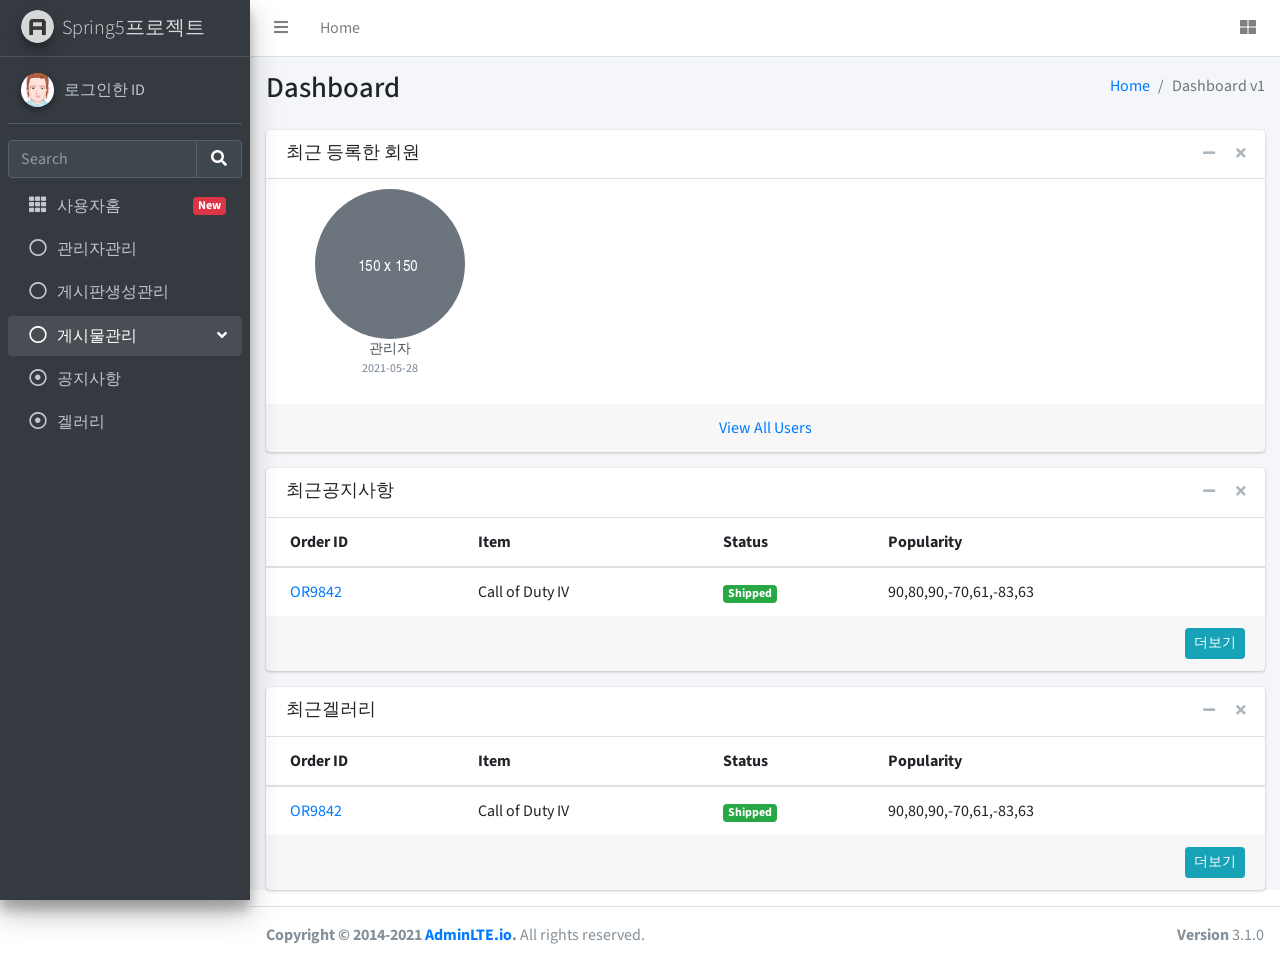
<file: src/main/webapp/resources/admin/home.html>
<!DOCTYPE html>
<html lang="ko">
<head>
  <meta charset="utf-8">
  <meta name="viewport" content="width=device-width, initial-scale=1">
  <title>AdminLTE 3 | 대시보드</title>

  <!-- Google Font: Source Sans Pro 구글웹폰트 -->
  <link rel="stylesheet" href="https://fonts.googleapis.com/css?family=Source+Sans+Pro:300,400,400i,700&display=fallback">
  <!-- Font Awesome 폰트어썸 -->
  <link rel="stylesheet" href="plugins/fontawesome-free/css/all.min.css">
  <!-- Tempusdominus Bootstrap 4 부트스트랩4 -->
  <link rel="stylesheet" href="plugins/tempusdominus-bootstrap-4/css/tempusdominus-bootstrap-4.min.css">
  <!-- Theme style AdminLTE테마스타일 -->
  <link rel="stylesheet" href="dist/css/adminlte.min.css">
  <!-- overlayScrollbars 좌측스크롤메뉴 -->
  <link rel="stylesheet" href="plugins/overlayScrollbars/css/OverlayScrollbars.min.css">
  <!-- summernote 웹어디터 -->
  <link rel="stylesheet" href="plugins/summernote/summernote-bs4.min.css">
</head>
<body class="hold-transition sidebar-mini layout-fixed">
<div class="wrapper">

  <!-- Preloader A로고 로딩중... 표시 -->
  <div class="preloader flex-column justify-content-center align-items-center">
    <img class="animation__shake" src="dist/img/AdminLTELogo.png" alt="AdminLTELogo" height="60" width="60">
  </div>

  <!-- Navbar 햄버거메뉴라인 부분 -->
  <nav class="main-header navbar navbar-expand navbar-white navbar-light">
    <!-- Left navbar links 왼쪽 햄버거메뉴와 홈 링크 -->
    <ul class="navbar-nav">
      <li class="nav-item"> 
        <a class="nav-link" data-widget="pushmenu" href="#" role="button"><i class="fas fa-bars"></i></a>
      </li>
      <li class="nav-item d-none d-sm-inline-block">
        <a href="home.html" class="nav-link">Home</a>
      </li>
    </ul>

    <!-- Right navbar links 오른쪽 아이콘 메뉴 -->
    <ul class="navbar-nav ml-auto">
       <li class="nav-item">
        <a class="nav-link" data-widget="control-sidebar" data-slide="true" href="#" role="button">
          <i class="fas fa-th-large"></i>
        </a>
      </li>
    </ul>
  </nav>
  <!-- /.navbar -->

  <!-- Main Sidebar Container 왼쪽 사이드메뉴내용 -->
  <aside class="main-sidebar sidebar-dark-primary elevation-4">
    <!-- Brand Logo -->
    <a href="home.html" class="brand-link">
      <img src="dist/img/AdminLTELogo.png" alt="AdminLTE Logo" class="brand-image img-circle elevation-3" style="opacity: .8">
      <span class="brand-text font-weight-light">Spring5프로젝트</span>
    </a>

    <!-- Sidebar -->
    <div class="sidebar">
      <!-- Sidebar user panel (optional) 로그인한 정보 -->
      <div class="user-panel mt-3 pb-3 mb-3 d-flex">
        <div class="image">
          <img src="dist/img/avatar2.png" class="img-circle elevation-2" alt="User Image">
        </div>
        <div class="info">
          <a href="#" class="d-block">로그인한 ID</a>
        </div>
      </div>

      <!-- SidebarSearch Form 검색폼 -->
      <div class="form-inline">
        <div class="input-group" data-widget="sidebar-search">
          <input class="form-control form-control-sidebar" type="search" placeholder="Search" aria-label="Search">
          <div class="input-group-append">
            <button class="btn btn-sidebar">
              <i class="fas fa-search fa-fw"></i>
            </button>
          </div>
        </div>
      </div>

      <!-- Sidebar Menu 메뉴시작 -->
      <nav class="mt-2">
        <ul class="nav nav-pills nav-sidebar flex-column" data-widget="treeview" role="menu" data-accordion="false">
          <!-- Add icons to the links using the .nav-icon class
               with font-awesome or any other icon font library -->
          <li class="nav-item">
            <a href="/" class="nav-link">
              <i class="nav-icon fas fa-th"></i>
              <p>
                사용자홈
                <span class="right badge badge-danger">New</span>
              </p>
            </a>
          </li>
          <li class="nav-item">
            <a href="#" class="nav-link">
              <i class="far fa-circle nav-icon"></i>
              <p>관리자관리</p>
            </a>
          </li>
          <li class="nav-item">
            <a href="#" class="nav-link">
              <i class="far fa-circle nav-icon"></i>
              <p>게시판생성관리</p>
            </a>
          </li>
          <li class="nav-item menu-open">
            <a href="#" class="nav-link">
              <i class="far fa-circle nav-icon"></i>
              <p>게시물관리
                <i class="right fas fa-angle-left"></i>
              </p>
            </a>
            <ul class="nav nav-treeview">
              <!-- 위 게시판 생성관리에서 만든 게시판 개수에 따라서 자동증가(아래) -->
              <li class="nav-item">
                <a href="board_list.html" class="nav-link">
                  <i class="far fa-dot-circle nav-icon"></i>
                  <p>공지사항</p>
                </a>
              </li>
              <li class="nav-item">
                <a href="board_list.html" class="nav-link">
                  <i class="far fa-dot-circle nav-icon"></i>
                  <p>겔러리</p>
                </a>
              </li>
            </ul>
          </li>
        </ul>
      </nav>
      <!-- /.sidebar-menu -->
    </div>
    <!-- /.sidebar -->
  </aside>

  <!-- Content Wrapper. Contains page content -->
  <div class="content-wrapper">
    <!-- Content Header (Page header) -->
    <div class="content-header">
      <div class="container-fluid">
        <div class="row mb-2">
          <div class="col-sm-6">
            <h1 class="m-0">Dashboard</h1>
          </div><!-- /.col -->
          <div class="col-sm-6">
            <ol class="breadcrumb float-sm-right">
              <li class="breadcrumb-item"><a href="#">Home</a></li>
              <li class="breadcrumb-item active">Dashboard v1</li>
            </ol>
          </div><!-- /.col -->
        </div><!-- /.row -->
      </div><!-- /.container-fluid -->
    </div>
    <!-- /.content-header -->

    <!-- Main content -->
    <section class="content">
      <div class="container-fluid">
        <!-- 최근 등록한 회원목록 -->
        <div class="card">
          <div class="card-header">
            <h3 class="card-title">최근 등록한 회원</h3>

            <div class="card-tools">
              <!-- <span class="badge badge-danger">8 New Members</span> -->
              <button type="button" class="btn btn-tool" data-card-widget="collapse">
                <i class="fas fa-minus"></i>
              </button>
              <button type="button" class="btn btn-tool" data-card-widget="remove">
                <i class="fas fa-times"></i>
              </button>
            </div>
          </div>
          <!-- /.card-header -->
          <div class="card-body p-0">
            <ul class="users-list clearfix">
              <li style="cursor: pointer;" onclick="alert('해당회원정보로 이동합니다.-준비중-')">
                <img src="dist/img/default-150x150.png" alt="User Image">
                <a class="users-list-name" href="#">관리자</a>
                <span class="users-list-date">2021-05-28</span>
              </li>              
            </ul>
            <!-- /.users-list -->
          </div>
          <!-- /.card-body -->
          <div class="card-footer text-center">
            <a href="javascript:alert('회원목록으로 이동-준비중-')">View All Users</a>
          </div>
          <!-- /.card-footer -->
        </div>
        <!-- //최근 등록한 회원목록 -->

        <!-- 최근게시물리스트(공지사항+겔러리+Q&A게시판) -->
        <div class="card">
          <div class="card-header border-transparent">
            <h3 class="card-title">최근공지사항</h3>

            <div class="card-tools">
              <button type="button" class="btn btn-tool" data-card-widget="collapse">
                <i class="fas fa-minus"></i>
              </button>
              <button type="button" class="btn btn-tool" data-card-widget="remove">
                <i class="fas fa-times"></i>
              </button>
            </div>
          </div>
          <!-- /.card-header -->
          <div class="card-body p-0">
            <div class="table-responsive">
              <table class="table m-0">
                <thead>
                <tr>
                  <th>Order ID</th>
                  <th>Item</th>
                  <th>Status</th>
                  <th>Popularity</th>
                </tr>
                </thead>
                <tbody>
                <tr>
                  <td><a href="pages/examples/invoice.html">OR9842</a></td>
                  <td>Call of Duty IV</td>
                  <td><span class="badge badge-success">Shipped</span></td>
                  <td>
                    <div class="sparkbar" data-color="#00a65a" data-height="20">90,80,90,-70,61,-83,63</div>
                  </td>
                </tr>
                </tbody>
              </table>
            </div>
            <!-- /.table-responsive -->
          </div>
          <!-- /.card-body -->
          <div class="card-footer clearfix">
            <a href="javascript:void(0)" class="btn btn-sm btn-info float-right">더보기</a>
          </div>
          <!-- /.card-footer -->
        </div>
        <div class="card">
          <div class="card-header border-transparent">
            <h3 class="card-title">최근겔러리</h3>

            <div class="card-tools">
              <button type="button" class="btn btn-tool" data-card-widget="collapse">
                <i class="fas fa-minus"></i>
              </button>
              <button type="button" class="btn btn-tool" data-card-widget="remove">
                <i class="fas fa-times"></i>
              </button>
            </div>
          </div>
          <!-- /.card-header -->
          <div class="card-body p-0">
            <div class="table-responsive">
              <table class="table m-0">
                <thead>
                <tr>
                  <th>Order ID</th>
                  <th>Item</th>
                  <th>Status</th>
                  <th>Popularity</th>
                </tr>
                </thead>
                <tbody>
                <tr>
                  <td><a href="pages/examples/invoice.html">OR9842</a></td>
                  <td>Call of Duty IV</td>
                  <td><span class="badge badge-success">Shipped</span></td>
                  <td>
                    <div class="sparkbar" data-color="#00a65a" data-height="20">90,80,90,-70,61,-83,63</div>
                  </td>
                </tr>
                </tbody>
              </table>
            </div>
            <!-- /.table-responsive -->
          </div>
          <!-- /.card-body -->
          <div class="card-footer clearfix">
            <a href="javascript:void(0)" class="btn btn-sm btn-info float-right">더보기</a>
            <!-- javascript:void(0): 클릭시 이동도 반응도 없는 명령어. -->
          </div>
          <!-- /.card-footer -->
        </div>
        <!-- //최근게시물리스트 -->

      </div><!-- /.container-fluid -->
    </section>
    <!-- /.content -->
  </div>
  <!-- /.content-wrapper -->
  <footer class="main-footer">
    <strong>Copyright &copy; 2014-2021 <a href="https://adminlte.io">AdminLTE.io</a>.</strong>
    All rights reserved.
    <div class="float-right d-none d-sm-inline-block">
      <b>Version</b> 3.1.0
    </div>
  </footer>

  <!-- Control Sidebar 오른쪽 바둑판 메뉴 클릭시 나오는 내용 -->
  <aside class="control-sidebar control-sidebar-dark">
    <!-- demo.js에 출력할 내용이 존재하지만 demo.js를 사용하지 않음. -->
    <div class="text-center mt-4">
      <h5>로그아웃</h5><hr class="mb-2"/>
      <button type="button" class="btn btn-primary" id="btn_logout">로그아웃</button>
    </div>
  </aside>
  <!-- /.control-sidebar -->
</div>
<!-- ./wrapper -->

<!-- jQuery 제이쿼리 코어 -->
<script src="plugins/jquery/jquery.min.js"></script>
<!-- jQuery UI 1.11.4 제이쿼리 UI코어 -->
<script src="plugins/jquery-ui/jquery-ui.min.js"></script>
<!-- Resolve conflict in jQuery UI tooltip with Bootstrap tooltip -->
<script>
  $.widget.bridge('uibutton', $.ui.button)
</script>
<!-- Bootstrap 4 부트스트랩4 코어 -->
<script src="plugins/bootstrap/js/bootstrap.bundle.min.js"></script>
<!-- Summernote 섬머노트웹에디터 코어 -->
<script src="plugins/summernote/summernote-bs4.min.js"></script>
<!-- overlayScrollbars 좌측스크롤메뉴 코어 -->
<script src="plugins/overlayScrollbars/js/jquery.overlayScrollbars.min.js"></script>
<!-- AdminLTE App AdminLTE 코어 -->
<script src="dist/js/adminlte.js"></script>
<!-- AdminLTE for demo purposes 오른쪽메뉴-로그아웃사용- 코어
<script src="dist/js/demo.js"></script> -->
</body>
</html>
</file>
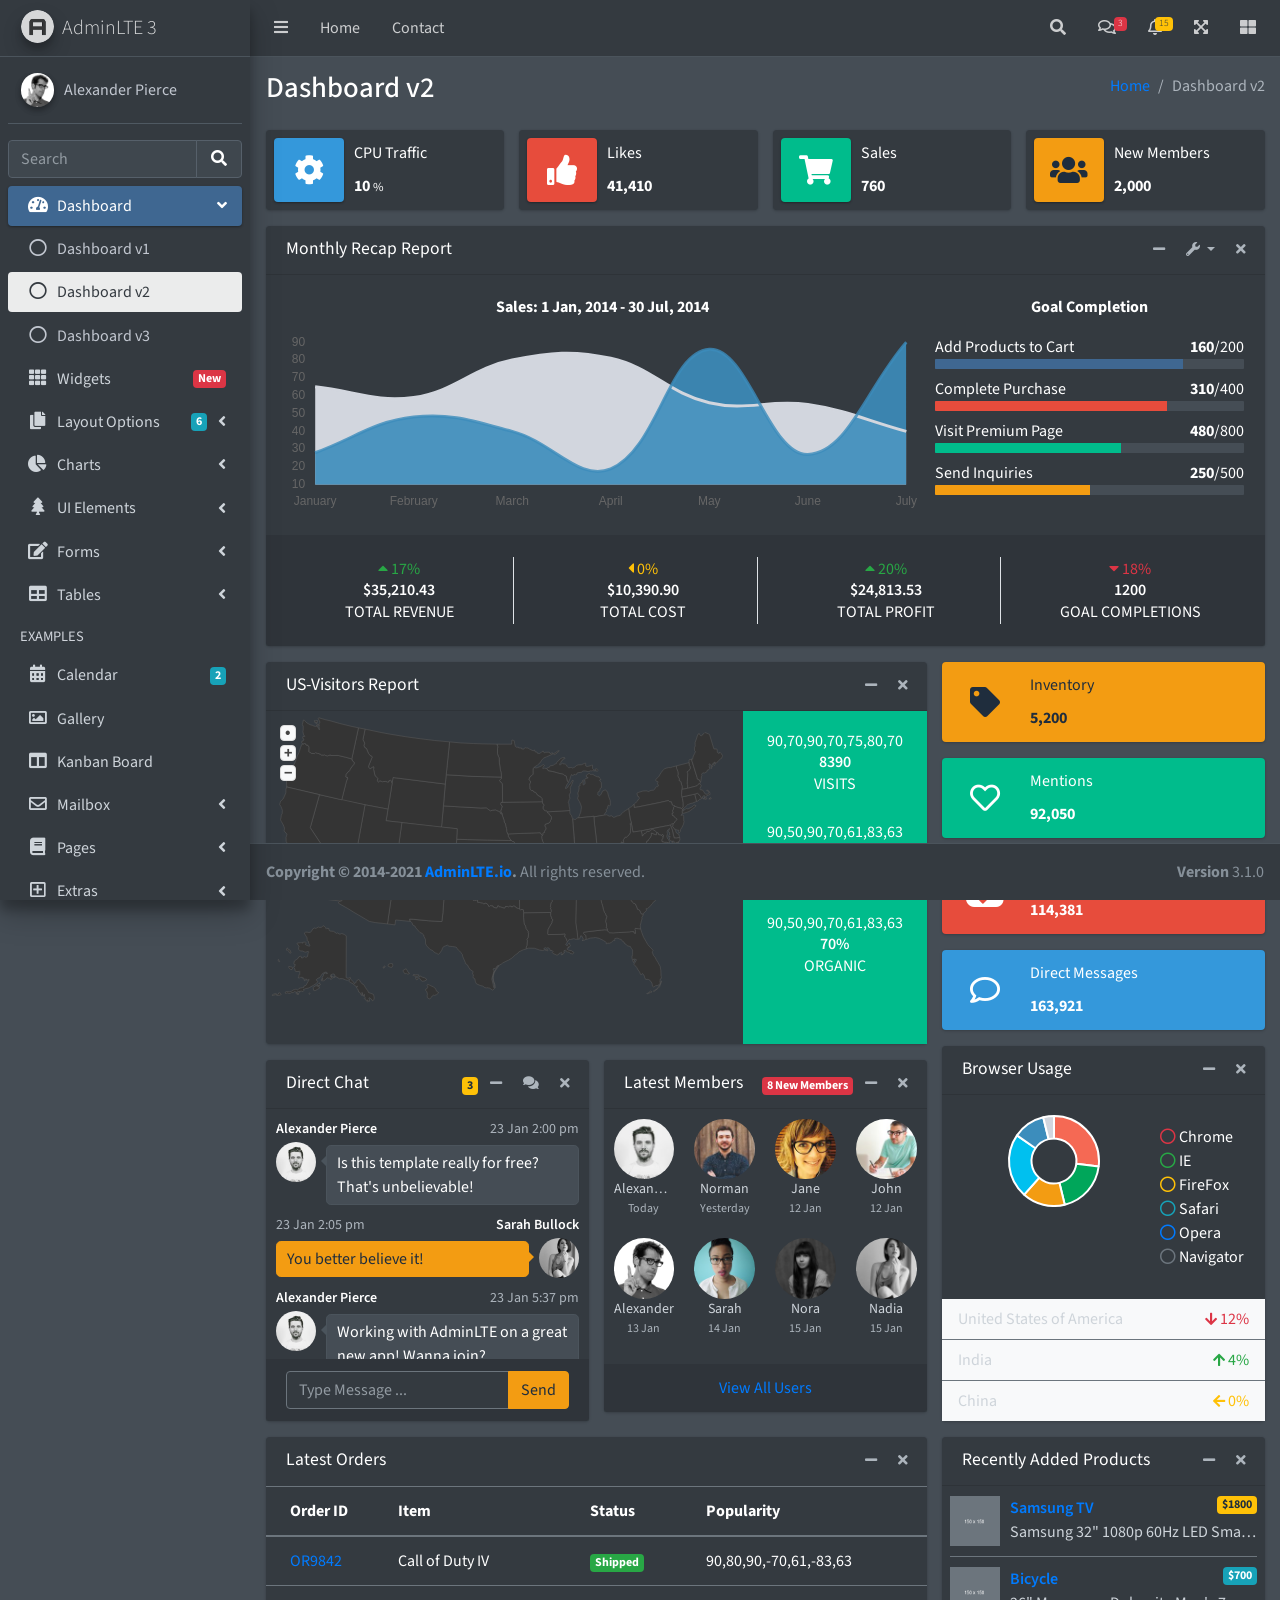
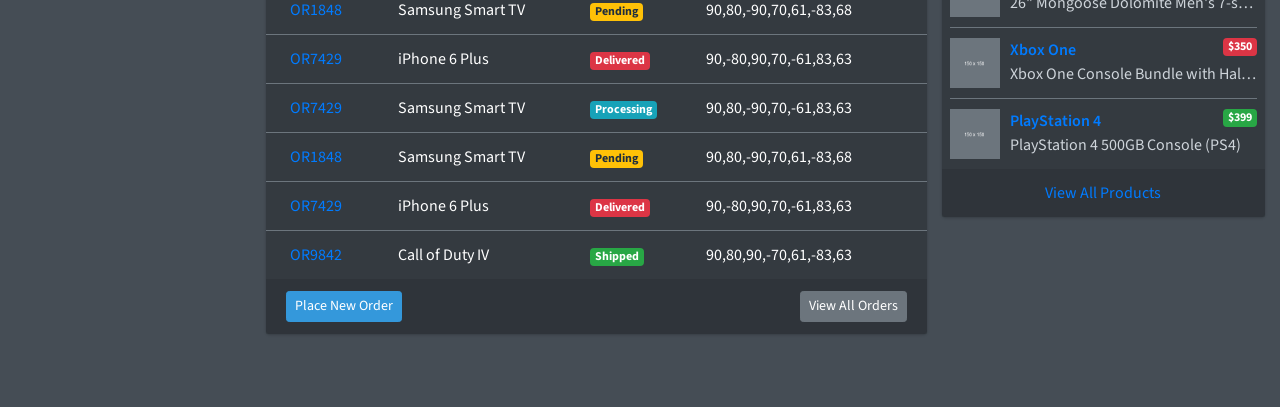
<file: src/main/webapp/resources/admin/index2.html>
<!DOCTYPE html>
<html lang="en">
<head>
  <meta charset="utf-8">
  <meta name="viewport" content="width=device-width, initial-scale=1">
  <title>AdminLTE 3 | Dashboard 2</title>

  <!-- Google Font: Source Sans Pro -->
  <link rel="stylesheet" href="https://fonts.googleapis.com/css?family=Source+Sans+Pro:300,400,400i,700&display=fallback">
  <!-- Font Awesome Icons -->
  <link rel="stylesheet" href="plugins/fontawesome-free/css/all.min.css">
  <!-- overlayScrollbars -->
  <link rel="stylesheet" href="plugins/overlayScrollbars/css/OverlayScrollbars.min.css">
  <!-- Theme style -->
  <link rel="stylesheet" href="dist/css/adminlte.min.css">
</head>
<body class="hold-transition dark-mode sidebar-mini layout-fixed layout-navbar-fixed layout-footer-fixed">
<div class="wrapper">

  <!-- Preloader -->
  <div class="preloader flex-column justify-content-center align-items-center">
    <img class="animation__wobble" src="dist/img/AdminLTELogo.png" alt="AdminLTELogo" height="60" width="60">
  </div>

  <!-- Navbar -->
  <nav class="main-header navbar navbar-expand navbar-dark">
    <!-- Left navbar links -->
    <ul class="navbar-nav">
      <li class="nav-item">
        <a class="nav-link" data-widget="pushmenu" href="#" role="button"><i class="fas fa-bars"></i></a>
      </li>
      <li class="nav-item d-none d-sm-inline-block">
        <a href="index3.html" class="nav-link">Home</a>
      </li>
      <li class="nav-item d-none d-sm-inline-block">
        <a href="#" class="nav-link">Contact</a>
      </li>
    </ul>

    <!-- Right navbar links -->
    <ul class="navbar-nav ml-auto">
      <!-- Navbar Search -->
      <li class="nav-item">
        <a class="nav-link" data-widget="navbar-search" href="#" role="button">
          <i class="fas fa-search"></i>
        </a>
        <div class="navbar-search-block">
          <form class="form-inline">
            <div class="input-group input-group-sm">
              <input class="form-control form-control-navbar" type="search" placeholder="Search" aria-label="Search">
              <div class="input-group-append">
                <button class="btn btn-navbar" type="submit">
                  <i class="fas fa-search"></i>
                </button>
                <button class="btn btn-navbar" type="button" data-widget="navbar-search">
                  <i class="fas fa-times"></i>
                </button>
              </div>
            </div>
          </form>
        </div>
      </li>

      <!-- Messages Dropdown Menu -->
      <li class="nav-item dropdown">
        <a class="nav-link" data-toggle="dropdown" href="#">
          <i class="far fa-comments"></i>
          <span class="badge badge-danger navbar-badge">3</span>
        </a>
        <div class="dropdown-menu dropdown-menu-lg dropdown-menu-right">
          <a href="#" class="dropdown-item">
            <!-- Message Start -->
            <div class="media">
              <img src="dist/img/user1-128x128.jpg" alt="User Avatar" class="img-size-50 mr-3 img-circle">
              <div class="media-body">
                <h3 class="dropdown-item-title">
                  Brad Diesel
                  <span class="float-right text-sm text-danger"><i class="fas fa-star"></i></span>
                </h3>
                <p class="text-sm">Call me whenever you can...</p>
                <p class="text-sm text-muted"><i class="far fa-clock mr-1"></i> 4 Hours Ago</p>
              </div>
            </div>
            <!-- Message End -->
          </a>
          <div class="dropdown-divider"></div>
          <a href="#" class="dropdown-item">
            <!-- Message Start -->
            <div class="media">
              <img src="dist/img/user8-128x128.jpg" alt="User Avatar" class="img-size-50 img-circle mr-3">
              <div class="media-body">
                <h3 class="dropdown-item-title">
                  John Pierce
                  <span class="float-right text-sm text-muted"><i class="fas fa-star"></i></span>
                </h3>
                <p class="text-sm">I got your message bro</p>
                <p class="text-sm text-muted"><i class="far fa-clock mr-1"></i> 4 Hours Ago</p>
              </div>
            </div>
            <!-- Message End -->
          </a>
          <div class="dropdown-divider"></div>
          <a href="#" class="dropdown-item">
            <!-- Message Start -->
            <div class="media">
              <img src="dist/img/user3-128x128.jpg" alt="User Avatar" class="img-size-50 img-circle mr-3">
              <div class="media-body">
                <h3 class="dropdown-item-title">
                  Nora Silvester
                  <span class="float-right text-sm text-warning"><i class="fas fa-star"></i></span>
                </h3>
                <p class="text-sm">The subject goes here</p>
                <p class="text-sm text-muted"><i class="far fa-clock mr-1"></i> 4 Hours Ago</p>
              </div>
            </div>
            <!-- Message End -->
          </a>
          <div class="dropdown-divider"></div>
          <a href="#" class="dropdown-item dropdown-footer">See All Messages</a>
        </div>
      </li>
      <!-- Notifications Dropdown Menu -->
      <li class="nav-item dropdown">
        <a class="nav-link" data-toggle="dropdown" href="#">
          <i class="far fa-bell"></i>
          <span class="badge badge-warning navbar-badge">15</span>
        </a>
        <div class="dropdown-menu dropdown-menu-lg dropdown-menu-right">
          <span class="dropdown-item dropdown-header">15 Notifications</span>
          <div class="dropdown-divider"></div>
          <a href="#" class="dropdown-item">
            <i class="fas fa-envelope mr-2"></i> 4 new messages
            <span class="float-right text-muted text-sm">3 mins</span>
          </a>
          <div class="dropdown-divider"></div>
          <a href="#" class="dropdown-item">
            <i class="fas fa-users mr-2"></i> 8 friend requests
            <span class="float-right text-muted text-sm">12 hours</span>
          </a>
          <div class="dropdown-divider"></div>
          <a href="#" class="dropdown-item">
            <i class="fas fa-file mr-2"></i> 3 new reports
            <span class="float-right text-muted text-sm">2 days</span>
          </a>
          <div class="dropdown-divider"></div>
          <a href="#" class="dropdown-item dropdown-footer">See All Notifications</a>
        </div>
      </li>
      <li class="nav-item">
        <a class="nav-link" data-widget="fullscreen" href="#" role="button">
          <i class="fas fa-expand-arrows-alt"></i>
        </a>
      </li>
      <li class="nav-item">
        <a class="nav-link" data-widget="control-sidebar" data-slide="true" href="#" role="button">
          <i class="fas fa-th-large"></i>
        </a>
      </li>
    </ul>
  </nav>
  <!-- /.navbar -->

  <!-- Main Sidebar Container -->
  <aside class="main-sidebar sidebar-dark-primary elevation-4">
    <!-- Brand Logo -->
    <a href="index3.html" class="brand-link">
      <img src="dist/img/AdminLTELogo.png" alt="AdminLTE Logo" class="brand-image img-circle elevation-3" style="opacity: .8">
      <span class="brand-text font-weight-light">AdminLTE 3</span>
    </a>

    <!-- Sidebar -->
    <div class="sidebar">
      <!-- Sidebar user panel (optional) -->
      <div class="user-panel mt-3 pb-3 mb-3 d-flex">
        <div class="image">
          <img src="dist/img/user2-160x160.jpg" class="img-circle elevation-2" alt="User Image">
        </div>
        <div class="info">
          <a href="#" class="d-block">Alexander Pierce</a>
        </div>
      </div>

      <!-- SidebarSearch Form -->
      <div class="form-inline">
        <div class="input-group" data-widget="sidebar-search">
          <input class="form-control form-control-sidebar" type="search" placeholder="Search" aria-label="Search">
          <div class="input-group-append">
            <button class="btn btn-sidebar">
              <i class="fas fa-search fa-fw"></i>
            </button>
          </div>
        </div>
      </div>

      <!-- Sidebar Menu -->
      <nav class="mt-2">
        <ul class="nav nav-pills nav-sidebar flex-column" data-widget="treeview" role="menu" data-accordion="false">
          <!-- Add icons to the links using the .nav-icon class
               with font-awesome or any other icon font library -->
          <li class="nav-item menu-open">
            <a href="#" class="nav-link active">
              <i class="nav-icon fas fa-tachometer-alt"></i>
              <p>
                Dashboard
                <i class="right fas fa-angle-left"></i>
              </p>
            </a>
            <ul class="nav nav-treeview">
              <li class="nav-item">
                <a href="./index.html" class="nav-link">
                  <i class="far fa-circle nav-icon"></i>
                  <p>Dashboard v1</p>
                </a>
              </li>
              <li class="nav-item">
                <a href="./index2.html" class="nav-link active">
                  <i class="far fa-circle nav-icon"></i>
                  <p>Dashboard v2</p>
                </a>
              </li>
              <li class="nav-item">
                <a href="./index3.html" class="nav-link">
                  <i class="far fa-circle nav-icon"></i>
                  <p>Dashboard v3</p>
                </a>
              </li>
            </ul>
          </li>
          <li class="nav-item">
            <a href="pages/widgets.html" class="nav-link">
              <i class="nav-icon fas fa-th"></i>
              <p>
                Widgets
                <span class="right badge badge-danger">New</span>
              </p>
            </a>
          </li>
          <li class="nav-item">
            <a href="#" class="nav-link">
              <i class="nav-icon fas fa-copy"></i>
              <p>
                Layout Options
                <i class="fas fa-angle-left right"></i>
                <span class="badge badge-info right">6</span>
              </p>
            </a>
            <ul class="nav nav-treeview">
              <li class="nav-item">
                <a href="pages/layout/top-nav.html" class="nav-link">
                  <i class="far fa-circle nav-icon"></i>
                  <p>Top Navigation</p>
                </a>
              </li>
              <li class="nav-item">
                <a href="pages/layout/top-nav-sidebar.html" class="nav-link">
                  <i class="far fa-circle nav-icon"></i>
                  <p>Top Navigation + Sidebar</p>
                </a>
              </li>
              <li class="nav-item">
                <a href="pages/layout/boxed.html" class="nav-link">
                  <i class="far fa-circle nav-icon"></i>
                  <p>Boxed</p>
                </a>
              </li>
              <li class="nav-item">
                <a href="pages/layout/fixed-sidebar.html" class="nav-link">
                  <i class="far fa-circle nav-icon"></i>
                  <p>Fixed Sidebar</p>
                </a>
              </li>
              <li class="nav-item">
                <a href="pages/layout/fixed-sidebar-custom.html" class="nav-link">
                  <i class="far fa-circle nav-icon"></i>
                  <p>Fixed Sidebar <small>+ Custom Area</small></p>
                </a>
              </li>
              <li class="nav-item">
                <a href="pages/layout/fixed-topnav.html" class="nav-link">
                  <i class="far fa-circle nav-icon"></i>
                  <p>Fixed Navbar</p>
                </a>
              </li>
              <li class="nav-item">
                <a href="pages/layout/fixed-footer.html" class="nav-link">
                  <i class="far fa-circle nav-icon"></i>
                  <p>Fixed Footer</p>
                </a>
              </li>
              <li class="nav-item">
                <a href="pages/layout/collapsed-sidebar.html" class="nav-link">
                  <i class="far fa-circle nav-icon"></i>
                  <p>Collapsed Sidebar</p>
                </a>
              </li>
            </ul>
          </li>
          <li class="nav-item">
            <a href="#" class="nav-link">
              <i class="nav-icon fas fa-chart-pie"></i>
              <p>
                Charts
                <i class="right fas fa-angle-left"></i>
              </p>
            </a>
            <ul class="nav nav-treeview">
              <li class="nav-item">
                <a href="pages/charts/chartjs.html" class="nav-link">
                  <i class="far fa-circle nav-icon"></i>
                  <p>ChartJS</p>
                </a>
              </li>
              <li class="nav-item">
                <a href="pages/charts/flot.html" class="nav-link">
                  <i class="far fa-circle nav-icon"></i>
                  <p>Flot</p>
                </a>
              </li>
              <li class="nav-item">
                <a href="pages/charts/inline.html" class="nav-link">
                  <i class="far fa-circle nav-icon"></i>
                  <p>Inline</p>
                </a>
              </li>
              <li class="nav-item">
                <a href="pages/charts/uplot.html" class="nav-link">
                  <i class="far fa-circle nav-icon"></i>
                  <p>uPlot</p>
                </a>
              </li>
            </ul>
          </li>
          <li class="nav-item">
            <a href="#" class="nav-link">
              <i class="nav-icon fas fa-tree"></i>
              <p>
                UI Elements
                <i class="fas fa-angle-left right"></i>
              </p>
            </a>
            <ul class="nav nav-treeview">
              <li class="nav-item">
                <a href="pages/UI/general.html" class="nav-link">
                  <i class="far fa-circle nav-icon"></i>
                  <p>General</p>
                </a>
              </li>
              <li class="nav-item">
                <a href="pages/UI/icons.html" class="nav-link">
                  <i class="far fa-circle nav-icon"></i>
                  <p>Icons</p>
                </a>
              </li>
              <li class="nav-item">
                <a href="pages/UI/buttons.html" class="nav-link">
                  <i class="far fa-circle nav-icon"></i>
                  <p>Buttons</p>
                </a>
              </li>
              <li class="nav-item">
                <a href="pages/UI/sliders.html" class="nav-link">
                  <i class="far fa-circle nav-icon"></i>
                  <p>Sliders</p>
                </a>
              </li>
              <li class="nav-item">
                <a href="pages/UI/modals.html" class="nav-link">
                  <i class="far fa-circle nav-icon"></i>
                  <p>Modals & Alerts</p>
                </a>
              </li>
              <li class="nav-item">
                <a href="pages/UI/navbar.html" class="nav-link">
                  <i class="far fa-circle nav-icon"></i>
                  <p>Navbar & Tabs</p>
                </a>
              </li>
              <li class="nav-item">
                <a href="pages/UI/timeline.html" class="nav-link">
                  <i class="far fa-circle nav-icon"></i>
                  <p>Timeline</p>
                </a>
              </li>
              <li class="nav-item">
                <a href="pages/UI/ribbons.html" class="nav-link">
                  <i class="far fa-circle nav-icon"></i>
                  <p>Ribbons</p>
                </a>
              </li>
            </ul>
          </li>
          <li class="nav-item">
            <a href="#" class="nav-link">
              <i class="nav-icon fas fa-edit"></i>
              <p>
                Forms
                <i class="fas fa-angle-left right"></i>
              </p>
            </a>
            <ul class="nav nav-treeview">
              <li class="nav-item">
                <a href="pages/forms/general.html" class="nav-link">
                  <i class="far fa-circle nav-icon"></i>
                  <p>General Elements</p>
                </a>
              </li>
              <li class="nav-item">
                <a href="pages/forms/advanced.html" class="nav-link">
                  <i class="far fa-circle nav-icon"></i>
                  <p>Advanced Elements</p>
                </a>
              </li>
              <li class="nav-item">
                <a href="pages/forms/editors.html" class="nav-link">
                  <i class="far fa-circle nav-icon"></i>
                  <p>Editors</p>
                </a>
              </li>
              <li class="nav-item">
                <a href="pages/forms/validation.html" class="nav-link">
                  <i class="far fa-circle nav-icon"></i>
                  <p>Validation</p>
                </a>
              </li>
            </ul>
          </li>
          <li class="nav-item">
            <a href="#" class="nav-link">
              <i class="nav-icon fas fa-table"></i>
              <p>
                Tables
                <i class="fas fa-angle-left right"></i>
              </p>
            </a>
            <ul class="nav nav-treeview">
              <li class="nav-item">
                <a href="pages/tables/simple.html" class="nav-link">
                  <i class="far fa-circle nav-icon"></i>
                  <p>Simple Tables</p>
                </a>
              </li>
              <li class="nav-item">
                <a href="pages/tables/data.html" class="nav-link">
                  <i class="far fa-circle nav-icon"></i>
                  <p>DataTables</p>
                </a>
              </li>
              <li class="nav-item">
                <a href="pages/tables/jsgrid.html" class="nav-link">
                  <i class="far fa-circle nav-icon"></i>
                  <p>jsGrid</p>
                </a>
              </li>
            </ul>
          </li>
          <li class="nav-header">EXAMPLES</li>
          <li class="nav-item">
            <a href="pages/calendar.html" class="nav-link">
              <i class="nav-icon fas fa-calendar-alt"></i>
              <p>
                Calendar
                <span class="badge badge-info right">2</span>
              </p>
            </a>
          </li>
          <li class="nav-item">
            <a href="pages/gallery.html" class="nav-link">
              <i class="nav-icon far fa-image"></i>
              <p>
                Gallery
              </p>
            </a>
          </li>
          <li class="nav-item">
            <a href="pages/kanban.html" class="nav-link">
              <i class="nav-icon fas fa-columns"></i>
              <p>
                Kanban Board
              </p>
            </a>
          </li>
          <li class="nav-item">
            <a href="#" class="nav-link">
              <i class="nav-icon far fa-envelope"></i>
              <p>
                Mailbox
                <i class="fas fa-angle-left right"></i>
              </p>
            </a>
            <ul class="nav nav-treeview">
              <li class="nav-item">
                <a href="pages/mailbox/mailbox.html" class="nav-link">
                  <i class="far fa-circle nav-icon"></i>
                  <p>Inbox</p>
                </a>
              </li>
              <li class="nav-item">
                <a href="pages/mailbox/compose.html" class="nav-link">
                  <i class="far fa-circle nav-icon"></i>
                  <p>Compose</p>
                </a>
              </li>
              <li class="nav-item">
                <a href="pages/mailbox/read-mail.html" class="nav-link">
                  <i class="far fa-circle nav-icon"></i>
                  <p>Read</p>
                </a>
              </li>
            </ul>
          </li>
          <li class="nav-item">
            <a href="#" class="nav-link">
              <i class="nav-icon fas fa-book"></i>
              <p>
                Pages
                <i class="fas fa-angle-left right"></i>
              </p>
            </a>
            <ul class="nav nav-treeview">
              <li class="nav-item">
                <a href="pages/examples/invoice.html" class="nav-link">
                  <i class="far fa-circle nav-icon"></i>
                  <p>Invoice</p>
                </a>
              </li>
              <li class="nav-item">
                <a href="pages/examples/profile.html" class="nav-link">
                  <i class="far fa-circle nav-icon"></i>
                  <p>Profile</p>
                </a>
              </li>
              <li class="nav-item">
                <a href="pages/examples/e-commerce.html" class="nav-link">
                  <i class="far fa-circle nav-icon"></i>
                  <p>E-commerce</p>
                </a>
              </li>
              <li class="nav-item">
                <a href="pages/examples/projects.html" class="nav-link">
                  <i class="far fa-circle nav-icon"></i>
                  <p>Projects</p>
                </a>
              </li>
              <li class="nav-item">
                <a href="pages/examples/project-add.html" class="nav-link">
                  <i class="far fa-circle nav-icon"></i>
                  <p>Project Add</p>
                </a>
              </li>
              <li class="nav-item">
                <a href="pages/examples/project-edit.html" class="nav-link">
                  <i class="far fa-circle nav-icon"></i>
                  <p>Project Edit</p>
                </a>
              </li>
              <li class="nav-item">
                <a href="pages/examples/project-detail.html" class="nav-link">
                  <i class="far fa-circle nav-icon"></i>
                  <p>Project Detail</p>
                </a>
              </li>
              <li class="nav-item">
                <a href="pages/examples/contacts.html" class="nav-link">
                  <i class="far fa-circle nav-icon"></i>
                  <p>Contacts</p>
                </a>
              </li>
              <li class="nav-item">
                <a href="pages/examples/faq.html" class="nav-link">
                  <i class="far fa-circle nav-icon"></i>
                  <p>FAQ</p>
                </a>
              </li>
              <li class="nav-item">
                <a href="pages/examples/contact-us.html" class="nav-link">
                  <i class="far fa-circle nav-icon"></i>
                  <p>Contact us</p>
                </a>
              </li>
            </ul>
          </li>
          <li class="nav-item">
            <a href="#" class="nav-link">
              <i class="nav-icon far fa-plus-square"></i>
              <p>
                Extras
                <i class="fas fa-angle-left right"></i>
              </p>
            </a>
            <ul class="nav nav-treeview">
              <li class="nav-item">
                <a href="#" class="nav-link">
                  <i class="far fa-circle nav-icon"></i>
                  <p>
                    Login & Register v1
                    <i class="fas fa-angle-left right"></i>
                  </p>
                </a>
                <ul class="nav nav-treeview">
                  <li class="nav-item">
                    <a href="pages/examples/login.html" class="nav-link">
                      <i class="far fa-circle nav-icon"></i>
                      <p>Login v1</p>
                    </a>
                  </li>
                  <li class="nav-item">
                    <a href="pages/examples/register.html" class="nav-link">
                      <i class="far fa-circle nav-icon"></i>
                      <p>Register v1</p>
                    </a>
                  </li>
                  <li class="nav-item">
                    <a href="pages/examples/forgot-password.html" class="nav-link">
                      <i class="far fa-circle nav-icon"></i>
                      <p>Forgot Password v1</p>
                    </a>
                  </li>
                  <li class="nav-item">
                    <a href="pages/examples/recover-password.html" class="nav-link">
                      <i class="far fa-circle nav-icon"></i>
                      <p>Recover Password v1</p>
                    </a>
                  </li>
                </ul>
              </li>
              <li class="nav-item">
                <a href="#" class="nav-link">
                  <i class="far fa-circle nav-icon"></i>
                  <p>
                    Login & Register v2
                    <i class="fas fa-angle-left right"></i>
                  </p>
                </a>
                <ul class="nav nav-treeview">
                  <li class="nav-item">
                    <a href="pages/examples/login-v2.html" class="nav-link">
                      <i class="far fa-circle nav-icon"></i>
                      <p>Login v2</p>
                    </a>
                  </li>
                  <li class="nav-item">
                    <a href="pages/examples/register-v2.html" class="nav-link">
                      <i class="far fa-circle nav-icon"></i>
                      <p>Register v2</p>
                    </a>
                  </li>
                  <li class="nav-item">
                    <a href="pages/examples/forgot-password-v2.html" class="nav-link">
                      <i class="far fa-circle nav-icon"></i>
                      <p>Forgot Password v2</p>
                    </a>
                  </li>
                  <li class="nav-item">
                    <a href="pages/examples/recover-password-v2.html" class="nav-link">
                      <i class="far fa-circle nav-icon"></i>
                      <p>Recover Password v2</p>
                    </a>
                  </li>
                </ul>
              </li>
              <li class="nav-item">
                <a href="pages/examples/lockscreen.html" class="nav-link">
                  <i class="far fa-circle nav-icon"></i>
                  <p>Lockscreen</p>
                </a>
              </li>
              <li class="nav-item">
                <a href="pages/examples/legacy-user-menu.html" class="nav-link">
                  <i class="far fa-circle nav-icon"></i>
                  <p>Legacy User Menu</p>
                </a>
              </li>
              <li class="nav-item">
                <a href="pages/examples/language-menu.html" class="nav-link">
                  <i class="far fa-circle nav-icon"></i>
                  <p>Language Menu</p>
                </a>
              </li>
              <li class="nav-item">
                <a href="pages/examples/404.html" class="nav-link">
                  <i class="far fa-circle nav-icon"></i>
                  <p>Error 404</p>
                </a>
              </li>
              <li class="nav-item">
                <a href="pages/examples/500.html" class="nav-link">
                  <i class="far fa-circle nav-icon"></i>
                  <p>Error 500</p>
                </a>
              </li>
              <li class="nav-item">
                <a href="pages/examples/pace.html" class="nav-link">
                  <i class="far fa-circle nav-icon"></i>
                  <p>Pace</p>
                </a>
              </li>
              <li class="nav-item">
                <a href="pages/examples/blank.html" class="nav-link">
                  <i class="far fa-circle nav-icon"></i>
                  <p>Blank Page</p>
                </a>
              </li>
              <li class="nav-item">
                <a href="starter.html" class="nav-link">
                  <i class="far fa-circle nav-icon"></i>
                  <p>Starter Page</p>
                </a>
              </li>
            </ul>
          </li>
          <li class="nav-item">
            <a href="#" class="nav-link">
              <i class="nav-icon fas fa-search"></i>
              <p>
                Search
                <i class="fas fa-angle-left right"></i>
              </p>
            </a>
            <ul class="nav nav-treeview">
              <li class="nav-item">
                <a href="pages/search/simple.html" class="nav-link">
                  <i class="far fa-circle nav-icon"></i>
                  <p>Simple Search</p>
                </a>
              </li>
              <li class="nav-item">
                <a href="pages/search/enhanced.html" class="nav-link">
                  <i class="far fa-circle nav-icon"></i>
                  <p>Enhanced</p>
                </a>
              </li>
            </ul>
          </li>
          <li class="nav-header">MISCELLANEOUS</li>
          <li class="nav-item">
            <a href="iframe.html" class="nav-link">
              <i class="nav-icon fas fa-ellipsis-h"></i>
              <p>Tabbed IFrame Plugin</p>
            </a>
          </li>
          <li class="nav-item">
            <a href="https://adminlte.io/docs/3.1/" class="nav-link">
              <i class="nav-icon fas fa-file"></i>
              <p>Documentation</p>
            </a>
          </li>
          <li class="nav-header">MULTI LEVEL EXAMPLE</li>
          <li class="nav-item">
            <a href="#" class="nav-link">
              <i class="fas fa-circle nav-icon"></i>
              <p>Level 1</p>
            </a>
          </li>
          <li class="nav-item">
            <a href="#" class="nav-link">
              <i class="nav-icon fas fa-circle"></i>
              <p>
                Level 1
                <i class="right fas fa-angle-left"></i>
              </p>
            </a>
            <ul class="nav nav-treeview">
              <li class="nav-item">
                <a href="#" class="nav-link">
                  <i class="far fa-circle nav-icon"></i>
                  <p>Level 2</p>
                </a>
              </li>
              <li class="nav-item">
                <a href="#" class="nav-link">
                  <i class="far fa-circle nav-icon"></i>
                  <p>
                    Level 2
                    <i class="right fas fa-angle-left"></i>
                  </p>
                </a>
                <ul class="nav nav-treeview">
                  <li class="nav-item">
                    <a href="#" class="nav-link">
                      <i class="far fa-dot-circle nav-icon"></i>
                      <p>Level 3</p>
                    </a>
                  </li>
                  <li class="nav-item">
                    <a href="#" class="nav-link">
                      <i class="far fa-dot-circle nav-icon"></i>
                      <p>Level 3</p>
                    </a>
                  </li>
                  <li class="nav-item">
                    <a href="#" class="nav-link">
                      <i class="far fa-dot-circle nav-icon"></i>
                      <p>Level 3</p>
                    </a>
                  </li>
                </ul>
              </li>
              <li class="nav-item">
                <a href="#" class="nav-link">
                  <i class="far fa-circle nav-icon"></i>
                  <p>Level 2</p>
                </a>
              </li>
            </ul>
          </li>
          <li class="nav-item">
            <a href="#" class="nav-link">
              <i class="fas fa-circle nav-icon"></i>
              <p>Level 1</p>
            </a>
          </li>
          <li class="nav-header">LABELS</li>
          <li class="nav-item">
            <a href="#" class="nav-link">
              <i class="nav-icon far fa-circle text-danger"></i>
              <p class="text">Important</p>
            </a>
          </li>
          <li class="nav-item">
            <a href="#" class="nav-link">
              <i class="nav-icon far fa-circle text-warning"></i>
              <p>Warning</p>
            </a>
          </li>
          <li class="nav-item">
            <a href="#" class="nav-link">
              <i class="nav-icon far fa-circle text-info"></i>
              <p>Informational</p>
            </a>
          </li>
        </ul>
      </nav>
      <!-- /.sidebar-menu -->
    </div>
    <!-- /.sidebar -->
  </aside>

  <!-- Content Wrapper. Contains page content -->
  <div class="content-wrapper">
    <!-- Content Header (Page header) -->
    <div class="content-header">
      <div class="container-fluid">
        <div class="row mb-2">
          <div class="col-sm-6">
            <h1 class="m-0">Dashboard v2</h1>
          </div><!-- /.col -->
          <div class="col-sm-6">
            <ol class="breadcrumb float-sm-right">
              <li class="breadcrumb-item"><a href="#">Home</a></li>
              <li class="breadcrumb-item active">Dashboard v2</li>
            </ol>
          </div><!-- /.col -->
        </div><!-- /.row -->
      </div><!-- /.container-fluid -->
    </div>
    <!-- /.content-header -->

    <!-- Main content -->
    <section class="content">
      <div class="container-fluid">
        <!-- Info boxes -->
        <div class="row">
          <div class="col-12 col-sm-6 col-md-3">
            <div class="info-box">
              <span class="info-box-icon bg-info elevation-1"><i class="fas fa-cog"></i></span>

              <div class="info-box-content">
                <span class="info-box-text">CPU Traffic</span>
                <span class="info-box-number">
                  10
                  <small>%</small>
                </span>
              </div>
              <!-- /.info-box-content -->
            </div>
            <!-- /.info-box -->
          </div>
          <!-- /.col -->
          <div class="col-12 col-sm-6 col-md-3">
            <div class="info-box mb-3">
              <span class="info-box-icon bg-danger elevation-1"><i class="fas fa-thumbs-up"></i></span>

              <div class="info-box-content">
                <span class="info-box-text">Likes</span>
                <span class="info-box-number">41,410</span>
              </div>
              <!-- /.info-box-content -->
            </div>
            <!-- /.info-box -->
          </div>
          <!-- /.col -->

          <!-- fix for small devices only -->
          <div class="clearfix hidden-md-up"></div>

          <div class="col-12 col-sm-6 col-md-3">
            <div class="info-box mb-3">
              <span class="info-box-icon bg-success elevation-1"><i class="fas fa-shopping-cart"></i></span>

              <div class="info-box-content">
                <span class="info-box-text">Sales</span>
                <span class="info-box-number">760</span>
              </div>
              <!-- /.info-box-content -->
            </div>
            <!-- /.info-box -->
          </div>
          <!-- /.col -->
          <div class="col-12 col-sm-6 col-md-3">
            <div class="info-box mb-3">
              <span class="info-box-icon bg-warning elevation-1"><i class="fas fa-users"></i></span>

              <div class="info-box-content">
                <span class="info-box-text">New Members</span>
                <span class="info-box-number">2,000</span>
              </div>
              <!-- /.info-box-content -->
            </div>
            <!-- /.info-box -->
          </div>
          <!-- /.col -->
        </div>
        <!-- /.row -->

        <div class="row">
          <div class="col-md-12">
            <div class="card">
              <div class="card-header">
                <h5 class="card-title">Monthly Recap Report</h5>

                <div class="card-tools">
                  <button type="button" class="btn btn-tool" data-card-widget="collapse">
                    <i class="fas fa-minus"></i>
                  </button>
                  <div class="btn-group">
                    <button type="button" class="btn btn-tool dropdown-toggle" data-toggle="dropdown">
                      <i class="fas fa-wrench"></i>
                    </button>
                    <div class="dropdown-menu dropdown-menu-right" role="menu">
                      <a href="#" class="dropdown-item">Action</a>
                      <a href="#" class="dropdown-item">Another action</a>
                      <a href="#" class="dropdown-item">Something else here</a>
                      <a class="dropdown-divider"></a>
                      <a href="#" class="dropdown-item">Separated link</a>
                    </div>
                  </div>
                  <button type="button" class="btn btn-tool" data-card-widget="remove">
                    <i class="fas fa-times"></i>
                  </button>
                </div>
              </div>
              <!-- /.card-header -->
              <div class="card-body">
                <div class="row">
                  <div class="col-md-8">
                    <p class="text-center">
                      <strong>Sales: 1 Jan, 2014 - 30 Jul, 2014</strong>
                    </p>

                    <div class="chart">
                      <!-- Sales Chart Canvas -->
                      <canvas id="salesChart" height="180" style="height: 180px;"></canvas>
                    </div>
                    <!-- /.chart-responsive -->
                  </div>
                  <!-- /.col -->
                  <div class="col-md-4">
                    <p class="text-center">
                      <strong>Goal Completion</strong>
                    </p>

                    <div class="progress-group">
                      Add Products to Cart
                      <span class="float-right"><b>160</b>/200</span>
                      <div class="progress progress-sm">
                        <div class="progress-bar bg-primary" style="width: 80%"></div>
                      </div>
                    </div>
                    <!-- /.progress-group -->

                    <div class="progress-group">
                      Complete Purchase
                      <span class="float-right"><b>310</b>/400</span>
                      <div class="progress progress-sm">
                        <div class="progress-bar bg-danger" style="width: 75%"></div>
                      </div>
                    </div>

                    <!-- /.progress-group -->
                    <div class="progress-group">
                      <span class="progress-text">Visit Premium Page</span>
                      <span class="float-right"><b>480</b>/800</span>
                      <div class="progress progress-sm">
                        <div class="progress-bar bg-success" style="width: 60%"></div>
                      </div>
                    </div>

                    <!-- /.progress-group -->
                    <div class="progress-group">
                      Send Inquiries
                      <span class="float-right"><b>250</b>/500</span>
                      <div class="progress progress-sm">
                        <div class="progress-bar bg-warning" style="width: 50%"></div>
                      </div>
                    </div>
                    <!-- /.progress-group -->
                  </div>
                  <!-- /.col -->
                </div>
                <!-- /.row -->
              </div>
              <!-- ./card-body -->
              <div class="card-footer">
                <div class="row">
                  <div class="col-sm-3 col-6">
                    <div class="description-block border-right">
                      <span class="description-percentage text-success"><i class="fas fa-caret-up"></i> 17%</span>
                      <h5 class="description-header">$35,210.43</h5>
                      <span class="description-text">TOTAL REVENUE</span>
                    </div>
                    <!-- /.description-block -->
                  </div>
                  <!-- /.col -->
                  <div class="col-sm-3 col-6">
                    <div class="description-block border-right">
                      <span class="description-percentage text-warning"><i class="fas fa-caret-left"></i> 0%</span>
                      <h5 class="description-header">$10,390.90</h5>
                      <span class="description-text">TOTAL COST</span>
                    </div>
                    <!-- /.description-block -->
                  </div>
                  <!-- /.col -->
                  <div class="col-sm-3 col-6">
                    <div class="description-block border-right">
                      <span class="description-percentage text-success"><i class="fas fa-caret-up"></i> 20%</span>
                      <h5 class="description-header">$24,813.53</h5>
                      <span class="description-text">TOTAL PROFIT</span>
                    </div>
                    <!-- /.description-block -->
                  </div>
                  <!-- /.col -->
                  <div class="col-sm-3 col-6">
                    <div class="description-block">
                      <span class="description-percentage text-danger"><i class="fas fa-caret-down"></i> 18%</span>
                      <h5 class="description-header">1200</h5>
                      <span class="description-text">GOAL COMPLETIONS</span>
                    </div>
                    <!-- /.description-block -->
                  </div>
                </div>
                <!-- /.row -->
              </div>
              <!-- /.card-footer -->
            </div>
            <!-- /.card -->
          </div>
          <!-- /.col -->
        </div>
        <!-- /.row -->

        <!-- Main row -->
        <div class="row">
          <!-- Left col -->
          <div class="col-md-8">
            <!-- MAP & BOX PANE -->
            <div class="card">
              <div class="card-header">
                <h3 class="card-title">US-Visitors Report</h3>

                <div class="card-tools">
                  <button type="button" class="btn btn-tool" data-card-widget="collapse">
                    <i class="fas fa-minus"></i>
                  </button>
                  <button type="button" class="btn btn-tool" data-card-widget="remove">
                    <i class="fas fa-times"></i>
                  </button>
                </div>
              </div>
              <!-- /.card-header -->
              <div class="card-body p-0">
                <div class="d-md-flex">
                  <div class="p-1 flex-fill" style="overflow: hidden">
                    <!-- Map will be created here -->
                    <div id="world-map-markers" style="height: 325px; overflow: hidden">
                      <div class="map"></div>
                    </div>
                  </div>
                  <div class="card-pane-right bg-success pt-2 pb-2 pl-4 pr-4">
                    <div class="description-block mb-4">
                      <div class="sparkbar pad" data-color="#fff">90,70,90,70,75,80,70</div>
                      <h5 class="description-header">8390</h5>
                      <span class="description-text">Visits</span>
                    </div>
                    <!-- /.description-block -->
                    <div class="description-block mb-4">
                      <div class="sparkbar pad" data-color="#fff">90,50,90,70,61,83,63</div>
                      <h5 class="description-header">30%</h5>
                      <span class="description-text">Referrals</span>
                    </div>
                    <!-- /.description-block -->
                    <div class="description-block">
                      <div class="sparkbar pad" data-color="#fff">90,50,90,70,61,83,63</div>
                      <h5 class="description-header">70%</h5>
                      <span class="description-text">Organic</span>
                    </div>
                    <!-- /.description-block -->
                  </div><!-- /.card-pane-right -->
                </div><!-- /.d-md-flex -->
              </div>
              <!-- /.card-body -->
            </div>
            <!-- /.card -->
            <div class="row">
              <div class="col-md-6">
                <!-- DIRECT CHAT -->
                <div class="card direct-chat direct-chat-warning">
                  <div class="card-header">
                    <h3 class="card-title">Direct Chat</h3>

                    <div class="card-tools">
                      <span title="3 New Messages" class="badge badge-warning">3</span>
                      <button type="button" class="btn btn-tool" data-card-widget="collapse">
                        <i class="fas fa-minus"></i>
                      </button>
                      <button type="button" class="btn btn-tool" title="Contacts" data-widget="chat-pane-toggle">
                        <i class="fas fa-comments"></i>
                      </button>
                      <button type="button" class="btn btn-tool" data-card-widget="remove">
                        <i class="fas fa-times"></i>
                      </button>
                    </div>
                  </div>
                  <!-- /.card-header -->
                  <div class="card-body">
                    <!-- Conversations are loaded here -->
                    <div class="direct-chat-messages">
                      <!-- Message. Default to the left -->
                      <div class="direct-chat-msg">
                        <div class="direct-chat-infos clearfix">
                          <span class="direct-chat-name float-left">Alexander Pierce</span>
                          <span class="direct-chat-timestamp float-right">23 Jan 2:00 pm</span>
                        </div>
                        <!-- /.direct-chat-infos -->
                        <img class="direct-chat-img" src="dist/img/user1-128x128.jpg" alt="message user image">
                        <!-- /.direct-chat-img -->
                        <div class="direct-chat-text">
                          Is this template really for free? That's unbelievable!
                        </div>
                        <!-- /.direct-chat-text -->
                      </div>
                      <!-- /.direct-chat-msg -->

                      <!-- Message to the right -->
                      <div class="direct-chat-msg right">
                        <div class="direct-chat-infos clearfix">
                          <span class="direct-chat-name float-right">Sarah Bullock</span>
                          <span class="direct-chat-timestamp float-left">23 Jan 2:05 pm</span>
                        </div>
                        <!-- /.direct-chat-infos -->
                        <img class="direct-chat-img" src="dist/img/user3-128x128.jpg" alt="message user image">
                        <!-- /.direct-chat-img -->
                        <div class="direct-chat-text">
                          You better believe it!
                        </div>
                        <!-- /.direct-chat-text -->
                      </div>
                      <!-- /.direct-chat-msg -->

                      <!-- Message. Default to the left -->
                      <div class="direct-chat-msg">
                        <div class="direct-chat-infos clearfix">
                          <span class="direct-chat-name float-left">Alexander Pierce</span>
                          <span class="direct-chat-timestamp float-right">23 Jan 5:37 pm</span>
                        </div>
                        <!-- /.direct-chat-infos -->
                        <img class="direct-chat-img" src="dist/img/user1-128x128.jpg" alt="message user image">
                        <!-- /.direct-chat-img -->
                        <div class="direct-chat-text">
                          Working with AdminLTE on a great new app! Wanna join?
                        </div>
                        <!-- /.direct-chat-text -->
                      </div>
                      <!-- /.direct-chat-msg -->

                      <!-- Message to the right -->
                      <div class="direct-chat-msg right">
                        <div class="direct-chat-infos clearfix">
                          <span class="direct-chat-name float-right">Sarah Bullock</span>
                          <span class="direct-chat-timestamp float-left">23 Jan 6:10 pm</span>
                        </div>
                        <!-- /.direct-chat-infos -->
                        <img class="direct-chat-img" src="dist/img/user3-128x128.jpg" alt="message user image">
                        <!-- /.direct-chat-img -->
                        <div class="direct-chat-text">
                          I would love to.
                        </div>
                        <!-- /.direct-chat-text -->
                      </div>
                      <!-- /.direct-chat-msg -->

                    </div>
                    <!--/.direct-chat-messages-->

                    <!-- Contacts are loaded here -->
                    <div class="direct-chat-contacts">
                      <ul class="contacts-list">
                        <li>
                          <a href="#">
                            <img class="contacts-list-img" src="dist/img/user1-128x128.jpg" alt="User Avatar">

                            <div class="contacts-list-info">
                              <span class="contacts-list-name">
                                Count Dracula
                                <small class="contacts-list-date float-right">2/28/2015</small>
                              </span>
                              <span class="contacts-list-msg">How have you been? I was...</span>
                            </div>
                            <!-- /.contacts-list-info -->
                          </a>
                        </li>
                        <!-- End Contact Item -->
                        <li>
                          <a href="#">
                            <img class="contacts-list-img" src="dist/img/user7-128x128.jpg" alt="User Avatar">

                            <div class="contacts-list-info">
                              <span class="contacts-list-name">
                                Sarah Doe
                                <small class="contacts-list-date float-right">2/23/2015</small>
                              </span>
                              <span class="contacts-list-msg">I will be waiting for...</span>
                            </div>
                            <!-- /.contacts-list-info -->
                          </a>
                        </li>
                        <!-- End Contact Item -->
                        <li>
                          <a href="#">
                            <img class="contacts-list-img" src="dist/img/user3-128x128.jpg" alt="User Avatar">

                            <div class="contacts-list-info">
                              <span class="contacts-list-name">
                                Nadia Jolie
                                <small class="contacts-list-date float-right">2/20/2015</small>
                              </span>
                              <span class="contacts-list-msg">I'll call you back at...</span>
                            </div>
                            <!-- /.contacts-list-info -->
                          </a>
                        </li>
                        <!-- End Contact Item -->
                        <li>
                          <a href="#">
                            <img class="contacts-list-img" src="dist/img/user5-128x128.jpg" alt="User Avatar">

                            <div class="contacts-list-info">
                              <span class="contacts-list-name">
                                Nora S. Vans
                                <small class="contacts-list-date float-right">2/10/2015</small>
                              </span>
                              <span class="contacts-list-msg">Where is your new...</span>
                            </div>
                            <!-- /.contacts-list-info -->
                          </a>
                        </li>
                        <!-- End Contact Item -->
                        <li>
                          <a href="#">
                            <img class="contacts-list-img" src="dist/img/user6-128x128.jpg" alt="User Avatar">

                            <div class="contacts-list-info">
                              <span class="contacts-list-name">
                                John K.
                                <small class="contacts-list-date float-right">1/27/2015</small>
                              </span>
                              <span class="contacts-list-msg">Can I take a look at...</span>
                            </div>
                            <!-- /.contacts-list-info -->
                          </a>
                        </li>
                        <!-- End Contact Item -->
                        <li>
                          <a href="#">
                            <img class="contacts-list-img" src="dist/img/user8-128x128.jpg" alt="User Avatar">

                            <div class="contacts-list-info">
                              <span class="contacts-list-name">
                                Kenneth M.
                                <small class="contacts-list-date float-right">1/4/2015</small>
                              </span>
                              <span class="contacts-list-msg">Never mind I found...</span>
                            </div>
                            <!-- /.contacts-list-info -->
                          </a>
                        </li>
                        <!-- End Contact Item -->
                      </ul>
                      <!-- /.contacts-list -->
                    </div>
                    <!-- /.direct-chat-pane -->
                  </div>
                  <!-- /.card-body -->
                  <div class="card-footer">
                    <form action="#" method="post">
                      <div class="input-group">
                        <input type="text" name="message" placeholder="Type Message ..." class="form-control">
                        <span class="input-group-append">
                          <button type="button" class="btn btn-warning">Send</button>
                        </span>
                      </div>
                    </form>
                  </div>
                  <!-- /.card-footer-->
                </div>
                <!--/.direct-chat -->
              </div>
              <!-- /.col -->

              <div class="col-md-6">
                <!-- USERS LIST -->
                <div class="card">
                  <div class="card-header">
                    <h3 class="card-title">Latest Members</h3>

                    <div class="card-tools">
                      <span class="badge badge-danger">8 New Members</span>
                      <button type="button" class="btn btn-tool" data-card-widget="collapse">
                        <i class="fas fa-minus"></i>
                      </button>
                      <button type="button" class="btn btn-tool" data-card-widget="remove">
                        <i class="fas fa-times"></i>
                      </button>
                    </div>
                  </div>
                  <!-- /.card-header -->
                  <div class="card-body p-0">
                    <ul class="users-list clearfix">
                      <li>
                        <img src="dist/img/user1-128x128.jpg" alt="User Image">
                        <a class="users-list-name" href="#">Alexander Pierce</a>
                        <span class="users-list-date">Today</span>
                      </li>
                      <li>
                        <img src="dist/img/user8-128x128.jpg" alt="User Image">
                        <a class="users-list-name" href="#">Norman</a>
                        <span class="users-list-date">Yesterday</span>
                      </li>
                      <li>
                        <img src="dist/img/user7-128x128.jpg" alt="User Image">
                        <a class="users-list-name" href="#">Jane</a>
                        <span class="users-list-date">12 Jan</span>
                      </li>
                      <li>
                        <img src="dist/img/user6-128x128.jpg" alt="User Image">
                        <a class="users-list-name" href="#">John</a>
                        <span class="users-list-date">12 Jan</span>
                      </li>
                      <li>
                        <img src="dist/img/user2-160x160.jpg" alt="User Image">
                        <a class="users-list-name" href="#">Alexander</a>
                        <span class="users-list-date">13 Jan</span>
                      </li>
                      <li>
                        <img src="dist/img/user5-128x128.jpg" alt="User Image">
                        <a class="users-list-name" href="#">Sarah</a>
                        <span class="users-list-date">14 Jan</span>
                      </li>
                      <li>
                        <img src="dist/img/user4-128x128.jpg" alt="User Image">
                        <a class="users-list-name" href="#">Nora</a>
                        <span class="users-list-date">15 Jan</span>
                      </li>
                      <li>
                        <img src="dist/img/user3-128x128.jpg" alt="User Image">
                        <a class="users-list-name" href="#">Nadia</a>
                        <span class="users-list-date">15 Jan</span>
                      </li>
                    </ul>
                    <!-- /.users-list -->
                  </div>
                  <!-- /.card-body -->
                  <div class="card-footer text-center">
                    <a href="javascript:">View All Users</a>
                  </div>
                  <!-- /.card-footer -->
                </div>
                <!--/.card -->
              </div>
              <!-- /.col -->
            </div>
            <!-- /.row -->

            <!-- TABLE: LATEST ORDERS -->
            <div class="card">
              <div class="card-header border-transparent">
                <h3 class="card-title">Latest Orders</h3>

                <div class="card-tools">
                  <button type="button" class="btn btn-tool" data-card-widget="collapse">
                    <i class="fas fa-minus"></i>
                  </button>
                  <button type="button" class="btn btn-tool" data-card-widget="remove">
                    <i class="fas fa-times"></i>
                  </button>
                </div>
              </div>
              <!-- /.card-header -->
              <div class="card-body p-0">
                <div class="table-responsive">
                  <table class="table m-0">
                    <thead>
                    <tr>
                      <th>Order ID</th>
                      <th>Item</th>
                      <th>Status</th>
                      <th>Popularity</th>
                    </tr>
                    </thead>
                    <tbody>
                    <tr>
                      <td><a href="pages/examples/invoice.html">OR9842</a></td>
                      <td>Call of Duty IV</td>
                      <td><span class="badge badge-success">Shipped</span></td>
                      <td>
                        <div class="sparkbar" data-color="#00a65a" data-height="20">90,80,90,-70,61,-83,63</div>
                      </td>
                    </tr>
                    <tr>
                      <td><a href="pages/examples/invoice.html">OR1848</a></td>
                      <td>Samsung Smart TV</td>
                      <td><span class="badge badge-warning">Pending</span></td>
                      <td>
                        <div class="sparkbar" data-color="#f39c12" data-height="20">90,80,-90,70,61,-83,68</div>
                      </td>
                    </tr>
                    <tr>
                      <td><a href="pages/examples/invoice.html">OR7429</a></td>
                      <td>iPhone 6 Plus</td>
                      <td><span class="badge badge-danger">Delivered</span></td>
                      <td>
                        <div class="sparkbar" data-color="#f56954" data-height="20">90,-80,90,70,-61,83,63</div>
                      </td>
                    </tr>
                    <tr>
                      <td><a href="pages/examples/invoice.html">OR7429</a></td>
                      <td>Samsung Smart TV</td>
                      <td><span class="badge badge-info">Processing</span></td>
                      <td>
                        <div class="sparkbar" data-color="#00c0ef" data-height="20">90,80,-90,70,-61,83,63</div>
                      </td>
                    </tr>
                    <tr>
                      <td><a href="pages/examples/invoice.html">OR1848</a></td>
                      <td>Samsung Smart TV</td>
                      <td><span class="badge badge-warning">Pending</span></td>
                      <td>
                        <div class="sparkbar" data-color="#f39c12" data-height="20">90,80,-90,70,61,-83,68</div>
                      </td>
                    </tr>
                    <tr>
                      <td><a href="pages/examples/invoice.html">OR7429</a></td>
                      <td>iPhone 6 Plus</td>
                      <td><span class="badge badge-danger">Delivered</span></td>
                      <td>
                        <div class="sparkbar" data-color="#f56954" data-height="20">90,-80,90,70,-61,83,63</div>
                      </td>
                    </tr>
                    <tr>
                      <td><a href="pages/examples/invoice.html">OR9842</a></td>
                      <td>Call of Duty IV</td>
                      <td><span class="badge badge-success">Shipped</span></td>
                      <td>
                        <div class="sparkbar" data-color="#00a65a" data-height="20">90,80,90,-70,61,-83,63</div>
                      </td>
                    </tr>
                    </tbody>
                  </table>
                </div>
                <!-- /.table-responsive -->
              </div>
              <!-- /.card-body -->
              <div class="card-footer clearfix">
                <a href="javascript:void(0)" class="btn btn-sm btn-info float-left">Place New Order</a>
                <a href="javascript:void(0)" class="btn btn-sm btn-secondary float-right">View All Orders</a>
              </div>
              <!-- /.card-footer -->
            </div>
            <!-- /.card -->
          </div>
          <!-- /.col -->

          <div class="col-md-4">
            <!-- Info Boxes Style 2 -->
            <div class="info-box mb-3 bg-warning">
              <span class="info-box-icon"><i class="fas fa-tag"></i></span>

              <div class="info-box-content">
                <span class="info-box-text">Inventory</span>
                <span class="info-box-number">5,200</span>
              </div>
              <!-- /.info-box-content -->
            </div>
            <!-- /.info-box -->
            <div class="info-box mb-3 bg-success">
              <span class="info-box-icon"><i class="far fa-heart"></i></span>

              <div class="info-box-content">
                <span class="info-box-text">Mentions</span>
                <span class="info-box-number">92,050</span>
              </div>
              <!-- /.info-box-content -->
            </div>
            <!-- /.info-box -->
            <div class="info-box mb-3 bg-danger">
              <span class="info-box-icon"><i class="fas fa-cloud-download-alt"></i></span>

              <div class="info-box-content">
                <span class="info-box-text">Downloads</span>
                <span class="info-box-number">114,381</span>
              </div>
              <!-- /.info-box-content -->
            </div>
            <!-- /.info-box -->
            <div class="info-box mb-3 bg-info">
              <span class="info-box-icon"><i class="far fa-comment"></i></span>

              <div class="info-box-content">
                <span class="info-box-text">Direct Messages</span>
                <span class="info-box-number">163,921</span>
              </div>
              <!-- /.info-box-content -->
            </div>
            <!-- /.info-box -->

            <div class="card">
              <div class="card-header">
                <h3 class="card-title">Browser Usage</h3>

                <div class="card-tools">
                  <button type="button" class="btn btn-tool" data-card-widget="collapse">
                    <i class="fas fa-minus"></i>
                  </button>
                  <button type="button" class="btn btn-tool" data-card-widget="remove">
                    <i class="fas fa-times"></i>
                  </button>
                </div>
              </div>
              <!-- /.card-header -->
              <div class="card-body">
                <div class="row">
                  <div class="col-md-8">
                    <div class="chart-responsive">
                      <canvas id="pieChart" height="150"></canvas>
                    </div>
                    <!-- ./chart-responsive -->
                  </div>
                  <!-- /.col -->
                  <div class="col-md-4">
                    <ul class="chart-legend clearfix">
                      <li><i class="far fa-circle text-danger"></i> Chrome</li>
                      <li><i class="far fa-circle text-success"></i> IE</li>
                      <li><i class="far fa-circle text-warning"></i> FireFox</li>
                      <li><i class="far fa-circle text-info"></i> Safari</li>
                      <li><i class="far fa-circle text-primary"></i> Opera</li>
                      <li><i class="far fa-circle text-secondary"></i> Navigator</li>
                    </ul>
                  </div>
                  <!-- /.col -->
                </div>
                <!-- /.row -->
              </div>
              <!-- /.card-body -->
              <div class="card-footer bg-light p-0">
                <ul class="nav nav-pills flex-column">
                  <li class="nav-item">
                    <a href="#" class="nav-link">
                      United States of America
                      <span class="float-right text-danger">
                        <i class="fas fa-arrow-down text-sm"></i>
                        12%</span>
                    </a>
                  </li>
                  <li class="nav-item">
                    <a href="#" class="nav-link">
                      India
                      <span class="float-right text-success">
                        <i class="fas fa-arrow-up text-sm"></i> 4%
                      </span>
                    </a>
                  </li>
                  <li class="nav-item">
                    <a href="#" class="nav-link">
                      China
                      <span class="float-right text-warning">
                        <i class="fas fa-arrow-left text-sm"></i> 0%
                      </span>
                    </a>
                  </li>
                </ul>
              </div>
              <!-- /.footer -->
            </div>
            <!-- /.card -->

            <!-- PRODUCT LIST -->
            <div class="card">
              <div class="card-header">
                <h3 class="card-title">Recently Added Products</h3>

                <div class="card-tools">
                  <button type="button" class="btn btn-tool" data-card-widget="collapse">
                    <i class="fas fa-minus"></i>
                  </button>
                  <button type="button" class="btn btn-tool" data-card-widget="remove">
                    <i class="fas fa-times"></i>
                  </button>
                </div>
              </div>
              <!-- /.card-header -->
              <div class="card-body p-0">
                <ul class="products-list product-list-in-card pl-2 pr-2">
                  <li class="item">
                    <div class="product-img">
                      <img src="dist/img/default-150x150.png" alt="Product Image" class="img-size-50">
                    </div>
                    <div class="product-info">
                      <a href="javascript:void(0)" class="product-title">Samsung TV
                        <span class="badge badge-warning float-right">$1800</span></a>
                      <span class="product-description">
                        Samsung 32" 1080p 60Hz LED Smart HDTV.
                      </span>
                    </div>
                  </li>
                  <!-- /.item -->
                  <li class="item">
                    <div class="product-img">
                      <img src="dist/img/default-150x150.png" alt="Product Image" class="img-size-50">
                    </div>
                    <div class="product-info">
                      <a href="javascript:void(0)" class="product-title">Bicycle
                        <span class="badge badge-info float-right">$700</span></a>
                      <span class="product-description">
                        26" Mongoose Dolomite Men's 7-speed, Navy Blue.
                      </span>
                    </div>
                  </li>
                  <!-- /.item -->
                  <li class="item">
                    <div class="product-img">
                      <img src="dist/img/default-150x150.png" alt="Product Image" class="img-size-50">
                    </div>
                    <div class="product-info">
                      <a href="javascript:void(0)" class="product-title">
                        Xbox One <span class="badge badge-danger float-right">
                        $350
                      </span>
                      </a>
                      <span class="product-description">
                        Xbox One Console Bundle with Halo Master Chief Collection.
                      </span>
                    </div>
                  </li>
                  <!-- /.item -->
                  <li class="item">
                    <div class="product-img">
                      <img src="dist/img/default-150x150.png" alt="Product Image" class="img-size-50">
                    </div>
                    <div class="product-info">
                      <a href="javascript:void(0)" class="product-title">PlayStation 4
                        <span class="badge badge-success float-right">$399</span></a>
                      <span class="product-description">
                        PlayStation 4 500GB Console (PS4)
                      </span>
                    </div>
                  </li>
                  <!-- /.item -->
                </ul>
              </div>
              <!-- /.card-body -->
              <div class="card-footer text-center">
                <a href="javascript:void(0)" class="uppercase">View All Products</a>
              </div>
              <!-- /.card-footer -->
            </div>
            <!-- /.card -->
          </div>
          <!-- /.col -->
        </div>
        <!-- /.row -->
      </div><!--/. container-fluid -->
    </section>
    <!-- /.content -->
  </div>
  <!-- /.content-wrapper -->

  <!-- Control Sidebar -->
  <aside class="control-sidebar control-sidebar-dark">
    <!-- Control sidebar content goes here -->
  </aside>
  <!-- /.control-sidebar -->

  <!-- Main Footer -->
  <footer class="main-footer">
    <strong>Copyright &copy; 2014-2021 <a href="https://adminlte.io">AdminLTE.io</a>.</strong>
    All rights reserved.
    <div class="float-right d-none d-sm-inline-block">
      <b>Version</b> 3.1.0
    </div>
  </footer>
</div>
<!-- ./wrapper -->

<!-- REQUIRED SCRIPTS -->
<!-- jQuery -->
<script src="plugins/jquery/jquery.min.js"></script>
<!-- Bootstrap -->
<script src="plugins/bootstrap/js/bootstrap.bundle.min.js"></script>
<!-- overlayScrollbars -->
<script src="plugins/overlayScrollbars/js/jquery.overlayScrollbars.min.js"></script>
<!-- AdminLTE App -->
<script src="dist/js/adminlte.js"></script>

<!-- PAGE PLUGINS -->
<!-- jQuery Mapael -->
<script src="plugins/jquery-mousewheel/jquery.mousewheel.js"></script>
<script src="plugins/raphael/raphael.min.js"></script>
<script src="plugins/jquery-mapael/jquery.mapael.min.js"></script>
<script src="plugins/jquery-mapael/maps/usa_states.min.js"></script>
<!-- ChartJS -->
<script src="plugins/chart.js/Chart.min.js"></script>

<!-- AdminLTE for demo purposes -->
<script src="dist/js/demo.js"></script>
<!-- AdminLTE dashboard demo (This is only for demo purposes) -->
<script src="dist/js/pages/dashboard2.js"></script>
</body>
</html>
</file>
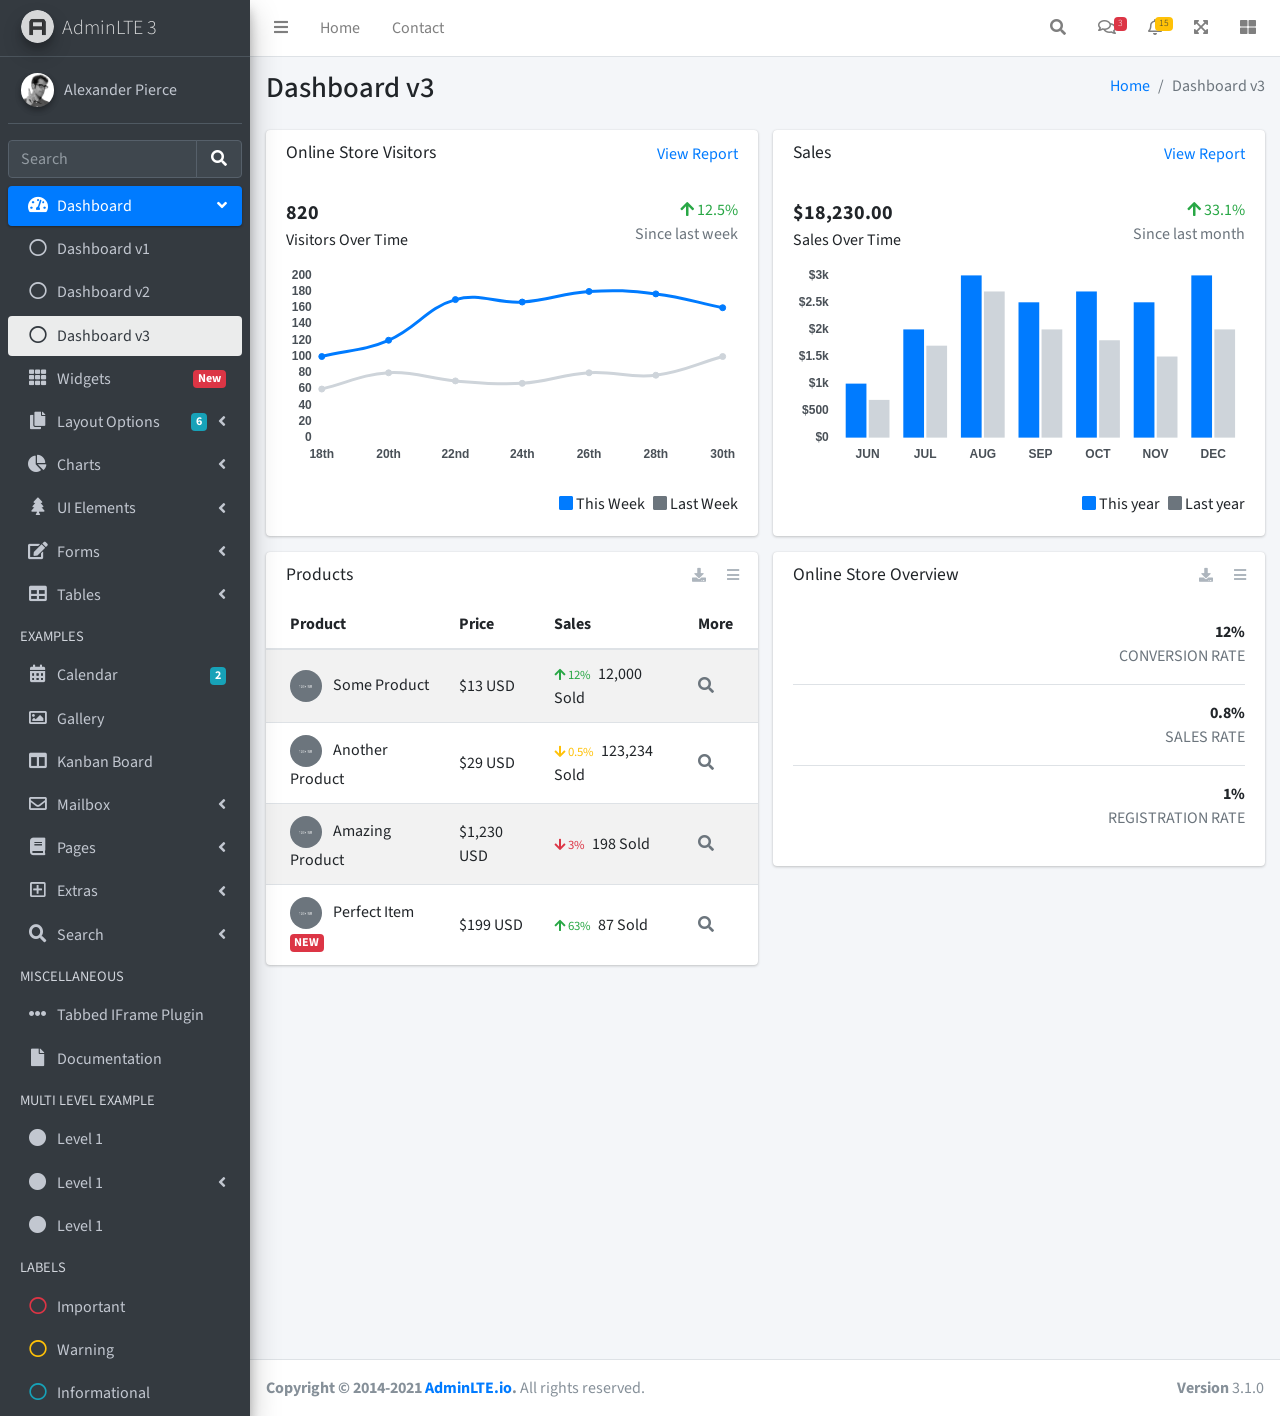
<file: src/main/webapp/resources/admin/index3.html>
<!DOCTYPE html>
<html lang="en">
<head>
  <meta charset="utf-8">
  <meta name="viewport" content="width=device-width, initial-scale=1">
  <title>AdminLTE 3 | Dashboard 3</title>

  <!-- Google Font: Source Sans Pro -->
  <link rel="stylesheet" href="https://fonts.googleapis.com/css?family=Source+Sans+Pro:300,400,400i,700&display=fallback">
  <!-- Font Awesome Icons -->
  <link rel="stylesheet" href="plugins/fontawesome-free/css/all.min.css">
  <!-- IonIcons -->
  <link rel="stylesheet" href="https://code.ionicframework.com/ionicons/2.0.1/css/ionicons.min.css">
  <!-- Theme style -->
  <link rel="stylesheet" href="dist/css/adminlte.min.css">
</head>
<!--
`body` tag options:

  Apply one or more of the following classes to to the body tag
  to get the desired effect

  * sidebar-collapse
  * sidebar-mini
-->
<body class="hold-transition sidebar-mini">
<div class="wrapper">
  <!-- Navbar -->
  <nav class="main-header navbar navbar-expand navbar-white navbar-light">
    <!-- Left navbar links -->
    <ul class="navbar-nav">
      <li class="nav-item">
        <a class="nav-link" data-widget="pushmenu" href="#" role="button"><i class="fas fa-bars"></i></a>
      </li>
      <li class="nav-item d-none d-sm-inline-block">
        <a href="index3.html" class="nav-link">Home</a>
      </li>
      <li class="nav-item d-none d-sm-inline-block">
        <a href="#" class="nav-link">Contact</a>
      </li>
    </ul>

    <!-- Right navbar links -->
    <ul class="navbar-nav ml-auto">
      <!-- Navbar Search -->
      <li class="nav-item">
        <a class="nav-link" data-widget="navbar-search" href="#" role="button">
          <i class="fas fa-search"></i>
        </a>
        <div class="navbar-search-block">
          <form class="form-inline">
            <div class="input-group input-group-sm">
              <input class="form-control form-control-navbar" type="search" placeholder="Search" aria-label="Search">
              <div class="input-group-append">
                <button class="btn btn-navbar" type="submit">
                  <i class="fas fa-search"></i>
                </button>
                <button class="btn btn-navbar" type="button" data-widget="navbar-search">
                  <i class="fas fa-times"></i>
                </button>
              </div>
            </div>
          </form>
        </div>
      </li>

      <!-- Messages Dropdown Menu -->
      <li class="nav-item dropdown">
        <a class="nav-link" data-toggle="dropdown" href="#">
          <i class="far fa-comments"></i>
          <span class="badge badge-danger navbar-badge">3</span>
        </a>
        <div class="dropdown-menu dropdown-menu-lg dropdown-menu-right">
          <a href="#" class="dropdown-item">
            <!-- Message Start -->
            <div class="media">
              <img src="dist/img/user1-128x128.jpg" alt="User Avatar" class="img-size-50 mr-3 img-circle">
              <div class="media-body">
                <h3 class="dropdown-item-title">
                  Brad Diesel
                  <span class="float-right text-sm text-danger"><i class="fas fa-star"></i></span>
                </h3>
                <p class="text-sm">Call me whenever you can...</p>
                <p class="text-sm text-muted"><i class="far fa-clock mr-1"></i> 4 Hours Ago</p>
              </div>
            </div>
            <!-- Message End -->
          </a>
          <div class="dropdown-divider"></div>
          <a href="#" class="dropdown-item">
            <!-- Message Start -->
            <div class="media">
              <img src="dist/img/user8-128x128.jpg" alt="User Avatar" class="img-size-50 img-circle mr-3">
              <div class="media-body">
                <h3 class="dropdown-item-title">
                  John Pierce
                  <span class="float-right text-sm text-muted"><i class="fas fa-star"></i></span>
                </h3>
                <p class="text-sm">I got your message bro</p>
                <p class="text-sm text-muted"><i class="far fa-clock mr-1"></i> 4 Hours Ago</p>
              </div>
            </div>
            <!-- Message End -->
          </a>
          <div class="dropdown-divider"></div>
          <a href="#" class="dropdown-item">
            <!-- Message Start -->
            <div class="media">
              <img src="dist/img/user3-128x128.jpg" alt="User Avatar" class="img-size-50 img-circle mr-3">
              <div class="media-body">
                <h3 class="dropdown-item-title">
                  Nora Silvester
                  <span class="float-right text-sm text-warning"><i class="fas fa-star"></i></span>
                </h3>
                <p class="text-sm">The subject goes here</p>
                <p class="text-sm text-muted"><i class="far fa-clock mr-1"></i> 4 Hours Ago</p>
              </div>
            </div>
            <!-- Message End -->
          </a>
          <div class="dropdown-divider"></div>
          <a href="#" class="dropdown-item dropdown-footer">See All Messages</a>
        </div>
      </li>
      <!-- Notifications Dropdown Menu -->
      <li class="nav-item dropdown">
        <a class="nav-link" data-toggle="dropdown" href="#">
          <i class="far fa-bell"></i>
          <span class="badge badge-warning navbar-badge">15</span>
        </a>
        <div class="dropdown-menu dropdown-menu-lg dropdown-menu-right">
          <span class="dropdown-item dropdown-header">15 Notifications</span>
          <div class="dropdown-divider"></div>
          <a href="#" class="dropdown-item">
            <i class="fas fa-envelope mr-2"></i> 4 new messages
            <span class="float-right text-muted text-sm">3 mins</span>
          </a>
          <div class="dropdown-divider"></div>
          <a href="#" class="dropdown-item">
            <i class="fas fa-users mr-2"></i> 8 friend requests
            <span class="float-right text-muted text-sm">12 hours</span>
          </a>
          <div class="dropdown-divider"></div>
          <a href="#" class="dropdown-item">
            <i class="fas fa-file mr-2"></i> 3 new reports
            <span class="float-right text-muted text-sm">2 days</span>
          </a>
          <div class="dropdown-divider"></div>
          <a href="#" class="dropdown-item dropdown-footer">See All Notifications</a>
        </div>
      </li>
      <li class="nav-item">
        <a class="nav-link" data-widget="fullscreen" href="#" role="button">
          <i class="fas fa-expand-arrows-alt"></i>
        </a>
      </li>
      <li class="nav-item">
        <a class="nav-link" data-widget="control-sidebar" data-slide="true" href="#" role="button">
          <i class="fas fa-th-large"></i>
        </a>
      </li>
    </ul>
  </nav>
  <!-- /.navbar -->

  <!-- Main Sidebar Container -->
  <aside class="main-sidebar sidebar-dark-primary elevation-4">
    <!-- Brand Logo -->
    <a href="index3.html" class="brand-link">
      <img src="dist/img/AdminLTELogo.png" alt="AdminLTE Logo" class="brand-image img-circle elevation-3" style="opacity: .8">
      <span class="brand-text font-weight-light">AdminLTE 3</span>
    </a>

    <!-- Sidebar -->
    <div class="sidebar">
      <!-- Sidebar user panel (optional) -->
      <div class="user-panel mt-3 pb-3 mb-3 d-flex">
        <div class="image">
          <img src="dist/img/user2-160x160.jpg" class="img-circle elevation-2" alt="User Image">
        </div>
        <div class="info">
          <a href="#" class="d-block">Alexander Pierce</a>
        </div>
      </div>

      <!-- SidebarSearch Form -->
      <div class="form-inline">
        <div class="input-group" data-widget="sidebar-search">
          <input class="form-control form-control-sidebar" type="search" placeholder="Search" aria-label="Search">
          <div class="input-group-append">
            <button class="btn btn-sidebar">
              <i class="fas fa-search fa-fw"></i>
            </button>
          </div>
        </div>
      </div>

      <!-- Sidebar Menu -->
      <nav class="mt-2">
        <ul class="nav nav-pills nav-sidebar flex-column" data-widget="treeview" role="menu" data-accordion="false">
          <!-- Add icons to the links using the .nav-icon class
               with font-awesome or any other icon font library -->
          <li class="nav-item menu-open">
            <a href="#" class="nav-link active">
              <i class="nav-icon fas fa-tachometer-alt"></i>
              <p>
                Dashboard
                <i class="right fas fa-angle-left"></i>
              </p>
            </a>
            <ul class="nav nav-treeview">
              <li class="nav-item">
                <a href="./index.html" class="nav-link">
                  <i class="far fa-circle nav-icon"></i>
                  <p>Dashboard v1</p>
                </a>
              </li>
              <li class="nav-item">
                <a href="./index2.html" class="nav-link">
                  <i class="far fa-circle nav-icon"></i>
                  <p>Dashboard v2</p>
                </a>
              </li>
              <li class="nav-item">
                <a href="./index3.html" class="nav-link active">
                  <i class="far fa-circle nav-icon"></i>
                  <p>Dashboard v3</p>
                </a>
              </li>
            </ul>
          </li>
          <li class="nav-item">
            <a href="pages/widgets.html" class="nav-link">
              <i class="nav-icon fas fa-th"></i>
              <p>
                Widgets
                <span class="right badge badge-danger">New</span>
              </p>
            </a>
          </li>
          <li class="nav-item">
            <a href="#" class="nav-link">
              <i class="nav-icon fas fa-copy"></i>
              <p>
                Layout Options
                <i class="fas fa-angle-left right"></i>
                <span class="badge badge-info right">6</span>
              </p>
            </a>
            <ul class="nav nav-treeview">
              <li class="nav-item">
                <a href="pages/layout/top-nav.html" class="nav-link">
                  <i class="far fa-circle nav-icon"></i>
                  <p>Top Navigation</p>
                </a>
              </li>
              <li class="nav-item">
                <a href="pages/layout/top-nav-sidebar.html" class="nav-link">
                  <i class="far fa-circle nav-icon"></i>
                  <p>Top Navigation + Sidebar</p>
                </a>
              </li>
              <li class="nav-item">
                <a href="pages/layout/boxed.html" class="nav-link">
                  <i class="far fa-circle nav-icon"></i>
                  <p>Boxed</p>
                </a>
              </li>
              <li class="nav-item">
                <a href="pages/layout/fixed-sidebar.html" class="nav-link">
                  <i class="far fa-circle nav-icon"></i>
                  <p>Fixed Sidebar</p>
                </a>
              </li>
              <li class="nav-item">
                <a href="pages/layout/fixed-sidebar-custom.html" class="nav-link">
                  <i class="far fa-circle nav-icon"></i>
                  <p>Fixed Sidebar <small>+ Custom Area</small></p>
                </a>
              </li>
              <li class="nav-item">
                <a href="pages/layout/fixed-topnav.html" class="nav-link">
                  <i class="far fa-circle nav-icon"></i>
                  <p>Fixed Navbar</p>
                </a>
              </li>
              <li class="nav-item">
                <a href="pages/layout/fixed-footer.html" class="nav-link">
                  <i class="far fa-circle nav-icon"></i>
                  <p>Fixed Footer</p>
                </a>
              </li>
              <li class="nav-item">
                <a href="pages/layout/collapsed-sidebar.html" class="nav-link">
                  <i class="far fa-circle nav-icon"></i>
                  <p>Collapsed Sidebar</p>
                </a>
              </li>
            </ul>
          </li>
          <li class="nav-item">
            <a href="#" class="nav-link">
              <i class="nav-icon fas fa-chart-pie"></i>
              <p>
                Charts
                <i class="right fas fa-angle-left"></i>
              </p>
            </a>
            <ul class="nav nav-treeview">
              <li class="nav-item">
                <a href="pages/charts/chartjs.html" class="nav-link">
                  <i class="far fa-circle nav-icon"></i>
                  <p>ChartJS</p>
                </a>
              </li>
              <li class="nav-item">
                <a href="pages/charts/flot.html" class="nav-link">
                  <i class="far fa-circle nav-icon"></i>
                  <p>Flot</p>
                </a>
              </li>
              <li class="nav-item">
                <a href="pages/charts/inline.html" class="nav-link">
                  <i class="far fa-circle nav-icon"></i>
                  <p>Inline</p>
                </a>
              </li>
              <li class="nav-item">
                <a href="pages/charts/uplot.html" class="nav-link">
                  <i class="far fa-circle nav-icon"></i>
                  <p>uPlot</p>
                </a>
              </li>
            </ul>
          </li>
          <li class="nav-item">
            <a href="#" class="nav-link">
              <i class="nav-icon fas fa-tree"></i>
              <p>
                UI Elements
                <i class="fas fa-angle-left right"></i>
              </p>
            </a>
            <ul class="nav nav-treeview">
              <li class="nav-item">
                <a href="pages/UI/general.html" class="nav-link">
                  <i class="far fa-circle nav-icon"></i>
                  <p>General</p>
                </a>
              </li>
              <li class="nav-item">
                <a href="pages/UI/icons.html" class="nav-link">
                  <i class="far fa-circle nav-icon"></i>
                  <p>Icons</p>
                </a>
              </li>
              <li class="nav-item">
                <a href="pages/UI/buttons.html" class="nav-link">
                  <i class="far fa-circle nav-icon"></i>
                  <p>Buttons</p>
                </a>
              </li>
              <li class="nav-item">
                <a href="pages/UI/sliders.html" class="nav-link">
                  <i class="far fa-circle nav-icon"></i>
                  <p>Sliders</p>
                </a>
              </li>
              <li class="nav-item">
                <a href="pages/UI/modals.html" class="nav-link">
                  <i class="far fa-circle nav-icon"></i>
                  <p>Modals & Alerts</p>
                </a>
              </li>
              <li class="nav-item">
                <a href="pages/UI/navbar.html" class="nav-link">
                  <i class="far fa-circle nav-icon"></i>
                  <p>Navbar & Tabs</p>
                </a>
              </li>
              <li class="nav-item">
                <a href="pages/UI/timeline.html" class="nav-link">
                  <i class="far fa-circle nav-icon"></i>
                  <p>Timeline</p>
                </a>
              </li>
              <li class="nav-item">
                <a href="pages/UI/ribbons.html" class="nav-link">
                  <i class="far fa-circle nav-icon"></i>
                  <p>Ribbons</p>
                </a>
              </li>
            </ul>
          </li>
          <li class="nav-item">
            <a href="#" class="nav-link">
              <i class="nav-icon fas fa-edit"></i>
              <p>
                Forms
                <i class="fas fa-angle-left right"></i>
              </p>
            </a>
            <ul class="nav nav-treeview">
              <li class="nav-item">
                <a href="pages/forms/general.html" class="nav-link">
                  <i class="far fa-circle nav-icon"></i>
                  <p>General Elements</p>
                </a>
              </li>
              <li class="nav-item">
                <a href="pages/forms/advanced.html" class="nav-link">
                  <i class="far fa-circle nav-icon"></i>
                  <p>Advanced Elements</p>
                </a>
              </li>
              <li class="nav-item">
                <a href="pages/forms/editors.html" class="nav-link">
                  <i class="far fa-circle nav-icon"></i>
                  <p>Editors</p>
                </a>
              </li>
              <li class="nav-item">
                <a href="pages/forms/validation.html" class="nav-link">
                  <i class="far fa-circle nav-icon"></i>
                  <p>Validation</p>
                </a>
              </li>
            </ul>
          </li>
          <li class="nav-item">
            <a href="#" class="nav-link">
              <i class="nav-icon fas fa-table"></i>
              <p>
                Tables
                <i class="fas fa-angle-left right"></i>
              </p>
            </a>
            <ul class="nav nav-treeview">
              <li class="nav-item">
                <a href="pages/tables/simple.html" class="nav-link">
                  <i class="far fa-circle nav-icon"></i>
                  <p>Simple Tables</p>
                </a>
              </li>
              <li class="nav-item">
                <a href="pages/tables/data.html" class="nav-link">
                  <i class="far fa-circle nav-icon"></i>
                  <p>DataTables</p>
                </a>
              </li>
              <li class="nav-item">
                <a href="pages/tables/jsgrid.html" class="nav-link">
                  <i class="far fa-circle nav-icon"></i>
                  <p>jsGrid</p>
                </a>
              </li>
            </ul>
          </li>
          <li class="nav-header">EXAMPLES</li>
          <li class="nav-item">
            <a href="pages/calendar.html" class="nav-link">
              <i class="nav-icon fas fa-calendar-alt"></i>
              <p>
                Calendar
                <span class="badge badge-info right">2</span>
              </p>
            </a>
          </li>
          <li class="nav-item">
            <a href="pages/gallery.html" class="nav-link">
              <i class="nav-icon far fa-image"></i>
              <p>
                Gallery
              </p>
            </a>
          </li>
          <li class="nav-item">
            <a href="pages/kanban.html" class="nav-link">
              <i class="nav-icon fas fa-columns"></i>
              <p>
                Kanban Board
              </p>
            </a>
          </li>
          <li class="nav-item">
            <a href="#" class="nav-link">
              <i class="nav-icon far fa-envelope"></i>
              <p>
                Mailbox
                <i class="fas fa-angle-left right"></i>
              </p>
            </a>
            <ul class="nav nav-treeview">
              <li class="nav-item">
                <a href="pages/mailbox/mailbox.html" class="nav-link">
                  <i class="far fa-circle nav-icon"></i>
                  <p>Inbox</p>
                </a>
              </li>
              <li class="nav-item">
                <a href="pages/mailbox/compose.html" class="nav-link">
                  <i class="far fa-circle nav-icon"></i>
                  <p>Compose</p>
                </a>
              </li>
              <li class="nav-item">
                <a href="pages/mailbox/read-mail.html" class="nav-link">
                  <i class="far fa-circle nav-icon"></i>
                  <p>Read</p>
                </a>
              </li>
            </ul>
          </li>
          <li class="nav-item">
            <a href="#" class="nav-link">
              <i class="nav-icon fas fa-book"></i>
              <p>
                Pages
                <i class="fas fa-angle-left right"></i>
              </p>
            </a>
            <ul class="nav nav-treeview">
              <li class="nav-item">
                <a href="pages/examples/invoice.html" class="nav-link">
                  <i class="far fa-circle nav-icon"></i>
                  <p>Invoice</p>
                </a>
              </li>
              <li class="nav-item">
                <a href="pages/examples/profile.html" class="nav-link">
                  <i class="far fa-circle nav-icon"></i>
                  <p>Profile</p>
                </a>
              </li>
              <li class="nav-item">
                <a href="pages/examples/e-commerce.html" class="nav-link">
                  <i class="far fa-circle nav-icon"></i>
                  <p>E-commerce</p>
                </a>
              </li>
              <li class="nav-item">
                <a href="pages/examples/projects.html" class="nav-link">
                  <i class="far fa-circle nav-icon"></i>
                  <p>Projects</p>
                </a>
              </li>
              <li class="nav-item">
                <a href="pages/examples/project-add.html" class="nav-link">
                  <i class="far fa-circle nav-icon"></i>
                  <p>Project Add</p>
                </a>
              </li>
              <li class="nav-item">
                <a href="pages/examples/project-edit.html" class="nav-link">
                  <i class="far fa-circle nav-icon"></i>
                  <p>Project Edit</p>
                </a>
              </li>
              <li class="nav-item">
                <a href="pages/examples/project-detail.html" class="nav-link">
                  <i class="far fa-circle nav-icon"></i>
                  <p>Project Detail</p>
                </a>
              </li>
              <li class="nav-item">
                <a href="pages/examples/contacts.html" class="nav-link">
                  <i class="far fa-circle nav-icon"></i>
                  <p>Contacts</p>
                </a>
              </li>
              <li class="nav-item">
                <a href="pages/examples/faq.html" class="nav-link">
                  <i class="far fa-circle nav-icon"></i>
                  <p>FAQ</p>
                </a>
              </li>
              <li class="nav-item">
                <a href="pages/examples/contact-us.html" class="nav-link">
                  <i class="far fa-circle nav-icon"></i>
                  <p>Contact us</p>
                </a>
              </li>
            </ul>
          </li>
          <li class="nav-item">
            <a href="#" class="nav-link">
              <i class="nav-icon far fa-plus-square"></i>
              <p>
                Extras
                <i class="fas fa-angle-left right"></i>
              </p>
            </a>
            <ul class="nav nav-treeview">
              <li class="nav-item">
                <a href="#" class="nav-link">
                  <i class="far fa-circle nav-icon"></i>
                  <p>
                    Login & Register v1
                    <i class="fas fa-angle-left right"></i>
                  </p>
                </a>
                <ul class="nav nav-treeview">
                  <li class="nav-item">
                    <a href="pages/examples/login.html" class="nav-link">
                      <i class="far fa-circle nav-icon"></i>
                      <p>Login v1</p>
                    </a>
                  </li>
                  <li class="nav-item">
                    <a href="pages/examples/register.html" class="nav-link">
                      <i class="far fa-circle nav-icon"></i>
                      <p>Register v1</p>
                    </a>
                  </li>
                  <li class="nav-item">
                    <a href="pages/examples/forgot-password.html" class="nav-link">
                      <i class="far fa-circle nav-icon"></i>
                      <p>Forgot Password v1</p>
                    </a>
                  </li>
                  <li class="nav-item">
                    <a href="pages/examples/recover-password.html" class="nav-link">
                      <i class="far fa-circle nav-icon"></i>
                      <p>Recover Password v1</p>
                    </a>
                  </li>
                </ul>
              </li>
              <li class="nav-item">
                <a href="#" class="nav-link">
                  <i class="far fa-circle nav-icon"></i>
                  <p>
                    Login & Register v2
                    <i class="fas fa-angle-left right"></i>
                  </p>
                </a>
                <ul class="nav nav-treeview">
                  <li class="nav-item">
                    <a href="pages/examples/login-v2.html" class="nav-link">
                      <i class="far fa-circle nav-icon"></i>
                      <p>Login v2</p>
                    </a>
                  </li>
                  <li class="nav-item">
                    <a href="pages/examples/register-v2.html" class="nav-link">
                      <i class="far fa-circle nav-icon"></i>
                      <p>Register v2</p>
                    </a>
                  </li>
                  <li class="nav-item">
                    <a href="pages/examples/forgot-password-v2.html" class="nav-link">
                      <i class="far fa-circle nav-icon"></i>
                      <p>Forgot Password v2</p>
                    </a>
                  </li>
                  <li class="nav-item">
                    <a href="pages/examples/recover-password-v2.html" class="nav-link">
                      <i class="far fa-circle nav-icon"></i>
                      <p>Recover Password v2</p>
                    </a>
                  </li>
                </ul>
              </li>
              <li class="nav-item">
                <a href="pages/examples/lockscreen.html" class="nav-link">
                  <i class="far fa-circle nav-icon"></i>
                  <p>Lockscreen</p>
                </a>
              </li>
              <li class="nav-item">
                <a href="pages/examples/legacy-user-menu.html" class="nav-link">
                  <i class="far fa-circle nav-icon"></i>
                  <p>Legacy User Menu</p>
                </a>
              </li>
              <li class="nav-item">
                <a href="pages/examples/language-menu.html" class="nav-link">
                  <i class="far fa-circle nav-icon"></i>
                  <p>Language Menu</p>
                </a>
              </li>
              <li class="nav-item">
                <a href="pages/examples/404.html" class="nav-link">
                  <i class="far fa-circle nav-icon"></i>
                  <p>Error 404</p>
                </a>
              </li>
              <li class="nav-item">
                <a href="pages/examples/500.html" class="nav-link">
                  <i class="far fa-circle nav-icon"></i>
                  <p>Error 500</p>
                </a>
              </li>
              <li class="nav-item">
                <a href="pages/examples/pace.html" class="nav-link">
                  <i class="far fa-circle nav-icon"></i>
                  <p>Pace</p>
                </a>
              </li>
              <li class="nav-item">
                <a href="pages/examples/blank.html" class="nav-link">
                  <i class="far fa-circle nav-icon"></i>
                  <p>Blank Page</p>
                </a>
              </li>
              <li class="nav-item">
                <a href="starter.html" class="nav-link">
                  <i class="far fa-circle nav-icon"></i>
                  <p>Starter Page</p>
                </a>
              </li>
            </ul>
          </li>
          <li class="nav-item">
            <a href="#" class="nav-link">
              <i class="nav-icon fas fa-search"></i>
              <p>
                Search
                <i class="fas fa-angle-left right"></i>
              </p>
            </a>
            <ul class="nav nav-treeview">
              <li class="nav-item">
                <a href="pages/search/simple.html" class="nav-link">
                  <i class="far fa-circle nav-icon"></i>
                  <p>Simple Search</p>
                </a>
              </li>
              <li class="nav-item">
                <a href="pages/search/enhanced.html" class="nav-link">
                  <i class="far fa-circle nav-icon"></i>
                  <p>Enhanced</p>
                </a>
              </li>
            </ul>
          </li>
          <li class="nav-header">MISCELLANEOUS</li>
          <li class="nav-item">
            <a href="iframe.html" class="nav-link">
              <i class="nav-icon fas fa-ellipsis-h"></i>
              <p>Tabbed IFrame Plugin</p>
            </a>
          </li>
          <li class="nav-item">
            <a href="https://adminlte.io/docs/3.1/" class="nav-link">
              <i class="nav-icon fas fa-file"></i>
              <p>Documentation</p>
            </a>
          </li>
          <li class="nav-header">MULTI LEVEL EXAMPLE</li>
          <li class="nav-item">
            <a href="#" class="nav-link">
              <i class="fas fa-circle nav-icon"></i>
              <p>Level 1</p>
            </a>
          </li>
          <li class="nav-item">
            <a href="#" class="nav-link">
              <i class="nav-icon fas fa-circle"></i>
              <p>
                Level 1
                <i class="right fas fa-angle-left"></i>
              </p>
            </a>
            <ul class="nav nav-treeview">
              <li class="nav-item">
                <a href="#" class="nav-link">
                  <i class="far fa-circle nav-icon"></i>
                  <p>Level 2</p>
                </a>
              </li>
              <li class="nav-item">
                <a href="#" class="nav-link">
                  <i class="far fa-circle nav-icon"></i>
                  <p>
                    Level 2
                    <i class="right fas fa-angle-left"></i>
                  </p>
                </a>
                <ul class="nav nav-treeview">
                  <li class="nav-item">
                    <a href="#" class="nav-link">
                      <i class="far fa-dot-circle nav-icon"></i>
                      <p>Level 3</p>
                    </a>
                  </li>
                  <li class="nav-item">
                    <a href="#" class="nav-link">
                      <i class="far fa-dot-circle nav-icon"></i>
                      <p>Level 3</p>
                    </a>
                  </li>
                  <li class="nav-item">
                    <a href="#" class="nav-link">
                      <i class="far fa-dot-circle nav-icon"></i>
                      <p>Level 3</p>
                    </a>
                  </li>
                </ul>
              </li>
              <li class="nav-item">
                <a href="#" class="nav-link">
                  <i class="far fa-circle nav-icon"></i>
                  <p>Level 2</p>
                </a>
              </li>
            </ul>
          </li>
          <li class="nav-item">
            <a href="#" class="nav-link">
              <i class="fas fa-circle nav-icon"></i>
              <p>Level 1</p>
            </a>
          </li>
          <li class="nav-header">LABELS</li>
          <li class="nav-item">
            <a href="#" class="nav-link">
              <i class="nav-icon far fa-circle text-danger"></i>
              <p class="text">Important</p>
            </a>
          </li>
          <li class="nav-item">
            <a href="#" class="nav-link">
              <i class="nav-icon far fa-circle text-warning"></i>
              <p>Warning</p>
            </a>
          </li>
          <li class="nav-item">
            <a href="#" class="nav-link">
              <i class="nav-icon far fa-circle text-info"></i>
              <p>Informational</p>
            </a>
          </li>
        </ul>
      </nav>
      <!-- /.sidebar-menu -->
    </div>
    <!-- /.sidebar -->
  </aside>

  <!-- Content Wrapper. Contains page content -->
  <div class="content-wrapper">
    <!-- Content Header (Page header) -->
    <div class="content-header">
      <div class="container-fluid">
        <div class="row mb-2">
          <div class="col-sm-6">
            <h1 class="m-0">Dashboard v3</h1>
          </div><!-- /.col -->
          <div class="col-sm-6">
            <ol class="breadcrumb float-sm-right">
              <li class="breadcrumb-item"><a href="#">Home</a></li>
              <li class="breadcrumb-item active">Dashboard v3</li>
            </ol>
          </div><!-- /.col -->
        </div><!-- /.row -->
      </div><!-- /.container-fluid -->
    </div>
    <!-- /.content-header -->

    <!-- Main content -->
    <div class="content">
      <div class="container-fluid">
        <div class="row">
          <div class="col-lg-6">
            <div class="card">
              <div class="card-header border-0">
                <div class="d-flex justify-content-between">
                  <h3 class="card-title">Online Store Visitors</h3>
                  <a href="javascript:void(0);">View Report</a>
                </div>
              </div>
              <div class="card-body">
                <div class="d-flex">
                  <p class="d-flex flex-column">
                    <span class="text-bold text-lg">820</span>
                    <span>Visitors Over Time</span>
                  </p>
                  <p class="ml-auto d-flex flex-column text-right">
                    <span class="text-success">
                      <i class="fas fa-arrow-up"></i> 12.5%
                    </span>
                    <span class="text-muted">Since last week</span>
                  </p>
                </div>
                <!-- /.d-flex -->

                <div class="position-relative mb-4">
                  <canvas id="visitors-chart" height="200"></canvas>
                </div>

                <div class="d-flex flex-row justify-content-end">
                  <span class="mr-2">
                    <i class="fas fa-square text-primary"></i> This Week
                  </span>

                  <span>
                    <i class="fas fa-square text-gray"></i> Last Week
                  </span>
                </div>
              </div>
            </div>
            <!-- /.card -->

            <div class="card">
              <div class="card-header border-0">
                <h3 class="card-title">Products</h3>
                <div class="card-tools">
                  <a href="#" class="btn btn-tool btn-sm">
                    <i class="fas fa-download"></i>
                  </a>
                  <a href="#" class="btn btn-tool btn-sm">
                    <i class="fas fa-bars"></i>
                  </a>
                </div>
              </div>
              <div class="card-body table-responsive p-0">
                <table class="table table-striped table-valign-middle">
                  <thead>
                  <tr>
                    <th>Product</th>
                    <th>Price</th>
                    <th>Sales</th>
                    <th>More</th>
                  </tr>
                  </thead>
                  <tbody>
                  <tr>
                    <td>
                      <img src="dist/img/default-150x150.png" alt="Product 1" class="img-circle img-size-32 mr-2">
                      Some Product
                    </td>
                    <td>$13 USD</td>
                    <td>
                      <small class="text-success mr-1">
                        <i class="fas fa-arrow-up"></i>
                        12%
                      </small>
                      12,000 Sold
                    </td>
                    <td>
                      <a href="#" class="text-muted">
                        <i class="fas fa-search"></i>
                      </a>
                    </td>
                  </tr>
                  <tr>
                    <td>
                      <img src="dist/img/default-150x150.png" alt="Product 1" class="img-circle img-size-32 mr-2">
                      Another Product
                    </td>
                    <td>$29 USD</td>
                    <td>
                      <small class="text-warning mr-1">
                        <i class="fas fa-arrow-down"></i>
                        0.5%
                      </small>
                      123,234 Sold
                    </td>
                    <td>
                      <a href="#" class="text-muted">
                        <i class="fas fa-search"></i>
                      </a>
                    </td>
                  </tr>
                  <tr>
                    <td>
                      <img src="dist/img/default-150x150.png" alt="Product 1" class="img-circle img-size-32 mr-2">
                      Amazing Product
                    </td>
                    <td>$1,230 USD</td>
                    <td>
                      <small class="text-danger mr-1">
                        <i class="fas fa-arrow-down"></i>
                        3%
                      </small>
                      198 Sold
                    </td>
                    <td>
                      <a href="#" class="text-muted">
                        <i class="fas fa-search"></i>
                      </a>
                    </td>
                  </tr>
                  <tr>
                    <td>
                      <img src="dist/img/default-150x150.png" alt="Product 1" class="img-circle img-size-32 mr-2">
                      Perfect Item
                      <span class="badge bg-danger">NEW</span>
                    </td>
                    <td>$199 USD</td>
                    <td>
                      <small class="text-success mr-1">
                        <i class="fas fa-arrow-up"></i>
                        63%
                      </small>
                      87 Sold
                    </td>
                    <td>
                      <a href="#" class="text-muted">
                        <i class="fas fa-search"></i>
                      </a>
                    </td>
                  </tr>
                  </tbody>
                </table>
              </div>
            </div>
            <!-- /.card -->
          </div>
          <!-- /.col-md-6 -->
          <div class="col-lg-6">
            <div class="card">
              <div class="card-header border-0">
                <div class="d-flex justify-content-between">
                  <h3 class="card-title">Sales</h3>
                  <a href="javascript:void(0);">View Report</a>
                </div>
              </div>
              <div class="card-body">
                <div class="d-flex">
                  <p class="d-flex flex-column">
                    <span class="text-bold text-lg">$18,230.00</span>
                    <span>Sales Over Time</span>
                  </p>
                  <p class="ml-auto d-flex flex-column text-right">
                    <span class="text-success">
                      <i class="fas fa-arrow-up"></i> 33.1%
                    </span>
                    <span class="text-muted">Since last month</span>
                  </p>
                </div>
                <!-- /.d-flex -->

                <div class="position-relative mb-4">
                  <canvas id="sales-chart" height="200"></canvas>
                </div>

                <div class="d-flex flex-row justify-content-end">
                  <span class="mr-2">
                    <i class="fas fa-square text-primary"></i> This year
                  </span>

                  <span>
                    <i class="fas fa-square text-gray"></i> Last year
                  </span>
                </div>
              </div>
            </div>
            <!-- /.card -->

            <div class="card">
              <div class="card-header border-0">
                <h3 class="card-title">Online Store Overview</h3>
                <div class="card-tools">
                  <a href="#" class="btn btn-sm btn-tool">
                    <i class="fas fa-download"></i>
                  </a>
                  <a href="#" class="btn btn-sm btn-tool">
                    <i class="fas fa-bars"></i>
                  </a>
                </div>
              </div>
              <div class="card-body">
                <div class="d-flex justify-content-between align-items-center border-bottom mb-3">
                  <p class="text-success text-xl">
                    <i class="ion ion-ios-refresh-empty"></i>
                  </p>
                  <p class="d-flex flex-column text-right">
                    <span class="font-weight-bold">
                      <i class="ion ion-android-arrow-up text-success"></i> 12%
                    </span>
                    <span class="text-muted">CONVERSION RATE</span>
                  </p>
                </div>
                <!-- /.d-flex -->
                <div class="d-flex justify-content-between align-items-center border-bottom mb-3">
                  <p class="text-warning text-xl">
                    <i class="ion ion-ios-cart-outline"></i>
                  </p>
                  <p class="d-flex flex-column text-right">
                    <span class="font-weight-bold">
                      <i class="ion ion-android-arrow-up text-warning"></i> 0.8%
                    </span>
                    <span class="text-muted">SALES RATE</span>
                  </p>
                </div>
                <!-- /.d-flex -->
                <div class="d-flex justify-content-between align-items-center mb-0">
                  <p class="text-danger text-xl">
                    <i class="ion ion-ios-people-outline"></i>
                  </p>
                  <p class="d-flex flex-column text-right">
                    <span class="font-weight-bold">
                      <i class="ion ion-android-arrow-down text-danger"></i> 1%
                    </span>
                    <span class="text-muted">REGISTRATION RATE</span>
                  </p>
                </div>
                <!-- /.d-flex -->
              </div>
            </div>
          </div>
          <!-- /.col-md-6 -->
        </div>
        <!-- /.row -->
      </div>
      <!-- /.container-fluid -->
    </div>
    <!-- /.content -->
  </div>
  <!-- /.content-wrapper -->

  <!-- Control Sidebar -->
  <aside class="control-sidebar control-sidebar-dark">
    <!-- Control sidebar content goes here -->
  </aside>
  <!-- /.control-sidebar -->

  <!-- Main Footer -->
  <footer class="main-footer">
    <strong>Copyright &copy; 2014-2021 <a href="https://adminlte.io">AdminLTE.io</a>.</strong>
    All rights reserved.
    <div class="float-right d-none d-sm-inline-block">
      <b>Version</b> 3.1.0
    </div>
  </footer>
</div>
<!-- ./wrapper -->

<!-- REQUIRED SCRIPTS -->

<!-- jQuery -->
<script src="plugins/jquery/jquery.min.js"></script>
<!-- Bootstrap -->
<script src="plugins/bootstrap/js/bootstrap.bundle.min.js"></script>
<!-- AdminLTE -->
<script src="dist/js/adminlte.js"></script>

<!-- OPTIONAL SCRIPTS -->
<script src="plugins/chart.js/Chart.min.js"></script>
<!-- AdminLTE for demo purposes -->
<script src="dist/js/demo.js"></script>
<!-- AdminLTE dashboard demo (This is only for demo purposes) -->
<script src="dist/js/pages/dashboard3.js"></script>
</body>
</html>
</file>
<file: src/main/webapp/resources/admin/plugins/daterangepicker/daterangepicker.css>
.daterangepicker {
  position: absolute;
  color: inherit;
  background-color: #fff;
  border-radius: 4px;
  border: 1px solid #ddd;
  width: 278px;
  max-width: none;
  padding: 0;
  margin-top: 7px;
  top: 100px;
  left: 20px;
  z-index: 3001;
  display: none;
  font-family: arial;
  font-size: 15px;
  line-height: 1em;
}

.daterangepicker:before, .daterangepicker:after {
  position: absolute;
  display: inline-block;
  border-bottom-color: rgba(0, 0, 0, 0.2);
  content: '';
}

.daterangepicker:before {
  top: -7px;
  border-right: 7px solid transparent;
  border-left: 7px solid transparent;
  border-bottom: 7px solid #ccc;
}

.daterangepicker:after {
  top: -6px;
  border-right: 6px solid transparent;
  border-bottom: 6px solid #fff;
  border-left: 6px solid transparent;
}

.daterangepicker.opensleft:before {
  right: 9px;
}

.daterangepicker.opensleft:after {
  right: 10px;
}

.daterangepicker.openscenter:before {
  left: 0;
  right: 0;
  width: 0;
  margin-left: auto;
  margin-right: auto;
}

.daterangepicker.openscenter:after {
  left: 0;
  right: 0;
  width: 0;
  margin-left: auto;
  margin-right: auto;
}

.daterangepicker.opensright:before {
  left: 9px;
}

.daterangepicker.opensright:after {
  left: 10px;
}

.daterangepicker.drop-up {
  margin-top: -7px;
}

.daterangepicker.drop-up:before {
  top: initial;
  bottom: -7px;
  border-bottom: initial;
  border-top: 7px solid #ccc;
}

.daterangepicker.drop-up:after {
  top: initial;
  bottom: -6px;
  border-bottom: initial;
  border-top: 6px solid #fff;
}

.daterangepicker.single .daterangepicker .ranges, .daterangepicker.single .drp-calendar {
  float: none;
}

.daterangepicker.single .drp-selected {
  display: none;
}

.daterangepicker.show-calendar .drp-calendar {
  display: block;
}

.daterangepicker.show-calendar .drp-buttons {
  display: block;
}

.daterangepicker.auto-apply .drp-buttons {
  display: none;
}

.daterangepicker .drp-calendar {
  display: none;
  max-width: 270px;
}

.daterangepicker .drp-calendar.left {
  padding: 8px 0 8px 8px;
}

.daterangepicker .drp-calendar.right {
  padding: 8px;
}

.daterangepicker .drp-calendar.single .calendar-table {
  border: none;
}

.daterangepicker .calendar-table .next span, .daterangepicker .calendar-table .prev span {
  color: #fff;
  border: solid black;
  border-width: 0 2px 2px 0;
  border-radius: 0;
  display: inline-block;
  padding: 3px;
}

.daterangepicker .calendar-table .next span {
  transform: rotate(-45deg);
  -webkit-transform: rotate(-45deg);
}

.daterangepicker .calendar-table .prev span {
  transform: rotate(135deg);
  -webkit-transform: rotate(135deg);
}

.daterangepicker .calendar-table th, .daterangepicker .calendar-table td {
  white-space: nowrap;
  text-align: center;
  vertical-align: middle;
  min-width: 32px;
  width: 32px;
  height: 24px;
  line-height: 24px;
  font-size: 12px;
  border-radius: 4px;
  border: 1px solid transparent;
  white-space: nowrap;
  cursor: pointer;
}

.daterangepicker .calendar-table {
  border: 1px solid #fff;
  border-radius: 4px;
  background-color: #fff;
}

.daterangepicker .calendar-table table {
  width: 100%;
  margin: 0;
  border-spacing: 0;
  border-collapse: collapse;
}

.daterangepicker td.available:hover, .daterangepicker th.available:hover {
  background-color: #eee;
  border-color: transparent;
  color: inherit;
}

.daterangepicker td.week, .daterangepicker th.week {
  font-size: 80%;
  color: #ccc;
}

.daterangepicker td.off, .daterangepicker td.off.in-range, .daterangepicker td.off.start-date, .daterangepicker td.off.end-date {
  background-color: #fff;
  border-color: transparent;
  color: #999;
}

.daterangepicker td.in-range {
  background-color: #ebf4f8;
  border-color: transparent;
  color: #000;
  border-radius: 0;
}

.daterangepicker td.start-date {
  border-radius: 4px 0 0 4px;
}

.daterangepicker td.end-date {
  border-radius: 0 4px 4px 0;
}

.daterangepicker td.start-date.end-date {
  border-radius: 4px;
}

.daterangepicker td.active, .daterangepicker td.active:hover {
  background-color: #357ebd;
  border-color: transparent;
  color: #fff;
}

.daterangepicker th.month {
  width: auto;
}

.daterangepicker td.disabled, .daterangepicker option.disabled {
  color: #999;
  cursor: not-allowed;
  text-decoration: line-through;
}

.daterangepicker select.monthselect, .daterangepicker select.yearselect {
  font-size: 12px;
  padding: 1px;
  height: auto;
  margin: 0;
  cursor: default;
}

.daterangepicker select.monthselect {
  margin-right: 2%;
  width: 56%;
}

.daterangepicker select.yearselect {
  width: 40%;
}

.daterangepicker select.hourselect, .daterangepicker select.minuteselect, .daterangepicker select.secondselect, .daterangepicker select.ampmselect {
  width: 50px;
  margin: 0 auto;
  background: #eee;
  border: 1px solid #eee;
  padding: 2px;
  outline: 0;
  font-size: 12px;
}

.daterangepicker .calendar-time {
  text-align: center;
  margin: 4px auto 0 auto;
  line-height: 30px;
  position: relative;
}

.daterangepicker .calendar-time select.disabled {
  color: #ccc;
  cursor: not-allowed;
}

.daterangepicker .drp-buttons {
  clear: both;
  text-align: right;
  padding: 8px;
  border-top: 1px solid #ddd;
  display: none;
  line-height: 12px;
  vertical-align: middle;
}

.daterangepicker .drp-selected {
  display: inline-block;
  font-size: 12px;
  padding-right: 8px;
}

.daterangepicker .drp-buttons .btn {
  margin-left: 8px;
  font-size: 12px;
  font-weight: bold;
  padding: 4px 8px;
}

.daterangepicker.show-ranges.single.rtl .drp-calendar.left {
  border-right: 1px solid #ddd;
}

.daterangepicker.show-ranges.single.ltr .drp-calendar.left {
  border-left: 1px solid #ddd;
}

.daterangepicker.show-ranges.rtl .drp-calendar.right {
  border-right: 1px solid #ddd;
}

.daterangepicker.show-ranges.ltr .drp-calendar.left {
  border-left: 1px solid #ddd;
}

.daterangepicker .ranges {
  float: none;
  text-align: left;
  margin: 0;
}

.daterangepicker.show-calendar .ranges {
  margin-top: 8px;
}

.daterangepicker .ranges ul {
  list-style: none;
  margin: 0 auto;
  padding: 0;
  width: 100%;
}

.daterangepicker .ranges li {
  font-size: 12px;
  padding: 8px 12px;
  cursor: pointer;
}

.daterangepicker .ranges li:hover {
  background-color: #eee;
}

.daterangepicker .ranges li.active {
  background-color: #08c;
  color: #fff;
}

/*  Larger Screen Styling */
@media (min-width: 564px) {
  .daterangepicker {
    width: auto;
  }

  .daterangepicker .ranges ul {
    width: 140px;
  }

  .daterangepicker.single .ranges ul {
    width: 100%;
  }

  .daterangepicker.single .drp-calendar.left {
    clear: none;
  }

  .daterangepicker.single .ranges, .daterangepicker.single .drp-calendar {
    float: left;
  }

  .daterangepicker {
    direction: ltr;
    text-align: left;
  }

  .daterangepicker .drp-calendar.left {
    clear: left;
    margin-right: 0;
  }

  .daterangepicker .drp-calendar.left .calendar-table {
    border-right: none;
    border-top-right-radius: 0;
    border-bottom-right-radius: 0;
  }

  .daterangepicker .drp-calendar.right {
    margin-left: 0;
  }

  .daterangepicker .drp-calendar.right .calendar-table {
    border-left: none;
    border-top-left-radius: 0;
    border-bottom-left-radius: 0;
  }

  .daterangepicker .drp-calendar.left .calendar-table {
    padding-right: 8px;
  }

  .daterangepicker .ranges, .daterangepicker .drp-calendar {
    float: left;
  }
}

@media (min-width: 730px) {
  .daterangepicker .ranges {
    width: auto;
  }

  .daterangepicker .ranges {
    float: left;
  }

  .daterangepicker.rtl .ranges {
    float: right;
  }

  .daterangepicker .drp-calendar.left {
    clear: none !important;
  }
}
</file>
<file: src/main/webapp/resources/admin/plugins/jqvmap/jqvmap.min.css>
.jqvmap-label,.jqvmap-pin{pointer-events:none}.jqvmap-label{position:absolute;display:none;-webkit-border-radius:3px;-moz-border-radius:3px;border-radius:3px;background:#292929;color:#fff;font-family:sans-serif,Verdana;font-size:smaller;padding:3px}.jqvmap-zoomin,.jqvmap-zoomout{position:absolute;left:10px;-webkit-border-radius:3px;-moz-border-radius:3px;border-radius:3px;background:#000;padding:3px;color:#fff;width:10px;height:10px;cursor:pointer;line-height:10px;text-align:center}.jqvmap-zoomin{top:10px}.jqvmap-zoomout{top:30px}.jqvmap-region{cursor:pointer}.jqvmap-ajax_response{width:100%;height:500px}
</file>
<file: src/main/webapp/resources/admin/plugins/overlayScrollbars/css/OverlayScrollbars.min.css>
/*!
 * OverlayScrollbars
 * https://github.com/KingSora/OverlayScrollbars
 *
 * Version: 1.13.0
 *
 * Copyright KingSora | Rene Haas.
 * https://github.com/KingSora
 *
 * Released under the MIT license.
 * Date: 02.08.2020
 */
html.os-html,html.os-html>.os-host{display:block;overflow:hidden;box-sizing:border-box;height:100%!important;width:100%!important;min-width:100%!important;min-height:100%!important;margin:0!important;position:absolute!important}html.os-html>.os-host>.os-padding{position:absolute}body.os-dragging,body.os-dragging *{cursor:default}.os-host,.os-host-textarea{position:relative;overflow:visible!important;-webkit-box-orient:vertical;-webkit-box-direction:normal;-ms-flex-direction:column;flex-direction:column;-ms-flex-wrap:nowrap;flex-wrap:nowrap;-webkit-box-pack:start;-ms-flex-pack:start;justify-content:flex-start;-ms-flex-line-pack:start;align-content:flex-start;-webkit-box-align:start;-ms-flex-align:start;-ms-grid-row-align:flex-start;align-items:flex-start}.os-host-flexbox{overflow:hidden!important;display:-webkit-box;display:-ms-flexbox;display:flex}.os-host-flexbox>.os-size-auto-observer{height:inherit!important}.os-host-flexbox>.os-content-glue{-webkit-box-flex:1;-ms-flex-positive:1;flex-grow:1;-ms-flex-negative:0;flex-shrink:0}.os-host-flexbox>.os-size-auto-observer,.os-host-flexbox>.os-content-glue{min-height:0;min-width:0;-webkit-box-flex:0;-ms-flex-positive:0;flex-grow:0;-ms-flex-negative:1;flex-shrink:1;-ms-flex-preferred-size:auto;flex-basis:auto}#os-dummy-scrollbar-size{position:fixed;opacity:0;-ms-filter:'progid:DXImageTransform.Microsoft.Alpha(Opacity=0)';visibility:hidden;overflow:scroll;height:500px;width:500px}#os-dummy-scrollbar-size>div{width:200%;height:200%;margin:10px 0}#os-dummy-scrollbar-size:before,#os-dummy-scrollbar-size:after,.os-content:before,.os-content:after{content:'';display:table;width:.01px;height:.01px;line-height:0;font-size:0;flex-grow:0;flex-shrink:0;visibility:hidden}#os-dummy-scrollbar-size,.os-viewport{-ms-overflow-style:scrollbar!important}.os-viewport-native-scrollbars-invisible#os-dummy-scrollbar-size,.os-viewport-native-scrollbars-invisible.os-viewport{scrollbar-width:none!important}.os-viewport-native-scrollbars-invisible#os-dummy-scrollbar-size::-webkit-scrollbar,.os-viewport-native-scrollbars-invisible.os-viewport::-webkit-scrollbar,.os-viewport-native-scrollbars-invisible#os-dummy-scrollbar-size::-webkit-scrollbar-corner,.os-viewport-native-scrollbars-invisible.os-viewport::-webkit-scrollbar-corner{display:none!important;width:0!important;height:0!important;visibility:hidden!important;background:0 0!important}.os-content-glue{box-sizing:inherit;max-height:100%;max-width:100%;width:100%;pointer-events:none}.os-padding{box-sizing:inherit;direction:inherit;position:absolute;overflow:visible;padding:0;margin:0;left:0;top:0;bottom:0;right:0;width:auto!important;height:auto!important;z-index:0}.os-host-overflow>.os-padding{overflow:hidden}.os-viewport{direction:inherit!important;box-sizing:inherit!important;resize:none!important;outline:0!important;position:absolute;overflow:hidden;top:0;left:0;bottom:0;right:0;padding:0;margin:0;-webkit-overflow-scrolling:touch}.os-content-arrange{position:absolute;z-index:-1;min-height:1px;min-width:1px;pointer-events:none}.os-content{direction:inherit;box-sizing:border-box!important;position:relative;display:block;height:100%;width:100%;height:100%;width:100%;visibility:visible}.os-content>.os-textarea{box-sizing:border-box!important;direction:inherit!important;background:0 0!important;outline:0 transparent!important;overflow:hidden!important;position:absolute!important;display:block!important;top:0!important;left:0!important;margin:0!important;border-radius:0!important;float:none!important;-webkit-filter:none!important;filter:none!important;border:0!important;resize:none!important;-webkit-transform:none!important;transform:none!important;max-width:none!important;max-height:none!important;box-shadow:none!important;-webkit-perspective:none!important;perspective:none!important;opacity:1!important;z-index:1!important;clip:auto!important;vertical-align:baseline!important;padding:0}.os-host-rtl>.os-padding>.os-viewport>.os-content>.os-textarea{right:0!important}.os-content>.os-textarea-cover{z-index:-1;pointer-events:none}.os-content>.os-textarea[wrap=off]{white-space:pre!important;margin:0!important}.os-text-inherit{font-family:inherit;font-size:inherit;font-weight:inherit;font-style:inherit;font-variant:inherit;text-transform:inherit;text-decoration:inherit;text-indent:inherit;text-align:inherit;text-shadow:inherit;text-overflow:inherit;letter-spacing:inherit;word-spacing:inherit;line-height:inherit;unicode-bidi:inherit;direction:inherit;color:inherit;cursor:text}.os-resize-observer,.os-resize-observer-host{box-sizing:inherit;display:block;visibility:hidden;position:absolute;top:0;left:0;height:100%;width:100%;overflow:hidden;pointer-events:none;z-index:-1}.os-resize-observer-host{padding:inherit;border:inherit;border-color:transparent;border-style:solid;box-sizing:border-box}.os-resize-observer-host.observed{display:flex;flex-direction:column;justify-content:flex-start;align-items:flex-start}.os-resize-observer-host>.os-resize-observer,.os-resize-observer-host.observed>.os-resize-observer{height:200%;width:200%;padding:inherit;border:inherit;margin:0;display:block;box-sizing:content-box}.os-resize-observer-host.observed>.os-resize-observer,.os-resize-observer-host.observed>.os-resize-observer:before{display:flex;position:relative;flex-grow:1;flex-shrink:0;flex-basis:auto;box-sizing:border-box}.os-resize-observer-host.observed>.os-resize-observer:before{content:'';box-sizing:content-box;padding:inherit;border:inherit;margin:0}.os-size-auto-observer{box-sizing:inherit!important;height:100%;width:inherit;max-width:1px;position:relative;float:left;max-height:1px;overflow:hidden;z-index:-1;padding:0;margin:0;pointer-events:none;-webkit-box-flex:inherit;-ms-flex-positive:inherit;flex-grow:inherit;-ms-flex-negative:0;flex-shrink:0;-ms-flex-preferred-size:0;flex-basis:0}.os-size-auto-observer>.os-resize-observer{width:1000%;height:1000%;min-height:1px;min-width:1px}.os-resize-observer-item{position:absolute;top:0;right:0;bottom:0;left:0;overflow:hidden;z-index:-1;opacity:0;direction:ltr!important;-webkit-box-flex:0!important;-ms-flex:none!important;flex:none!important}.os-resize-observer-item-final{position:absolute;left:0;top:0;-webkit-transition:none!important;transition:none!important;-webkit-box-flex:0!important;-ms-flex:none!important;flex:none!important}.os-resize-observer{-webkit-animation-duration:.001s;animation-duration:.001s;-webkit-animation-name:os-resize-observer-dummy-animation;animation-name:os-resize-observer-dummy-animation}object.os-resize-observer{box-sizing:border-box!important}@-webkit-keyframes os-resize-observer-dummy-animation{0%{z-index:0}to{z-index:-1}}@keyframes os-resize-observer-dummy-animation{0%{z-index:0}to{z-index:-1}}.os-host-transition>.os-scrollbar,.os-host-transition>.os-scrollbar-corner{-webkit-transition:opacity .3s,visibility .3s,top .3s,right .3s,bottom .3s,left .3s;transition:opacity .3s,visibility .3s,top .3s,right .3s,bottom .3s,left .3s}html.os-html>.os-host>.os-scrollbar{position:absolute;z-index:999999}.os-scrollbar,.os-scrollbar-corner{position:absolute;opacity:1;-ms-filter:'progid:DXImageTransform.Microsoft.Alpha(Opacity=100)';z-index:1}.os-scrollbar-corner{bottom:0;right:0}.os-scrollbar{pointer-events:none}.os-scrollbar-track{pointer-events:auto;position:relative;height:100%;width:100%;padding:0!important;border:0!important}.os-scrollbar-handle{pointer-events:auto;position:absolute;width:100%;height:100%}.os-scrollbar-handle-off,.os-scrollbar-track-off{pointer-events:none}.os-scrollbar.os-scrollbar-unusable,.os-scrollbar.os-scrollbar-unusable *{pointer-events:none!important}.os-scrollbar.os-scrollbar-unusable .os-scrollbar-handle{opacity:0!important}.os-scrollbar-horizontal{bottom:0;left:0}.os-scrollbar-vertical{top:0;right:0}.os-host-rtl>.os-scrollbar-horizontal{right:0}.os-host-rtl>.os-scrollbar-vertical{right:auto;left:0}.os-host-rtl>.os-scrollbar-corner{right:auto;left:0}.os-scrollbar-auto-hidden,.os-padding+.os-scrollbar-corner,.os-host-resize-disabled.os-host-scrollbar-horizontal-hidden>.os-scrollbar-corner,.os-host-scrollbar-horizontal-hidden>.os-scrollbar-horizontal,.os-host-resize-disabled.os-host-scrollbar-vertical-hidden>.os-scrollbar-corner,.os-host-scrollbar-vertical-hidden>.os-scrollbar-vertical,.os-scrollbar-horizontal.os-scrollbar-auto-hidden+.os-scrollbar-vertical+.os-scrollbar-corner,.os-scrollbar-horizontal+.os-scrollbar-vertical.os-scrollbar-auto-hidden+.os-scrollbar-corner,.os-scrollbar-horizontal.os-scrollbar-auto-hidden+.os-scrollbar-vertical.os-scrollbar-auto-hidden+.os-scrollbar-corner{opacity:0;visibility:hidden;pointer-events:none}.os-scrollbar-corner-resize-both{cursor:nwse-resize}.os-host-rtl>.os-scrollbar-corner-resize-both{cursor:nesw-resize}.os-scrollbar-corner-resize-horizontal{cursor:ew-resize}.os-scrollbar-corner-resize-vertical{cursor:ns-resize}.os-dragging .os-scrollbar-corner.os-scrollbar-corner-resize{cursor:default}.os-host-resize-disabled.os-host-scrollbar-horizontal-hidden>.os-scrollbar-vertical{top:0;bottom:0}.os-host-resize-disabled.os-host-scrollbar-vertical-hidden>.os-scrollbar-horizontal,.os-host-rtl.os-host-resize-disabled.os-host-scrollbar-vertical-hidden>.os-scrollbar-horizontal{right:0;left:0}.os-scrollbar:hover,.os-scrollbar-corner.os-scrollbar-corner-resize{opacity:1!important;visibility:visible!important}.os-scrollbar-corner.os-scrollbar-corner-resize{background-image:url([data-uri]);background-repeat:no-repeat;background-position:100% 100%;pointer-events:auto!important}.os-host-rtl>.os-scrollbar-corner.os-scrollbar-corner-resize{-webkit-transform:scale(-1,1);transform:scale(-1,1)}.os-host-overflow{overflow:hidden!important}.os-theme-none>.os-scrollbar-horizontal,.os-theme-none>.os-scrollbar-vertical,.os-theme-none>.os-scrollbar-corner{display:none!important}.os-theme-none>.os-scrollbar-corner-resize{display:block!important;min-width:10px;min-height:10px}.os-theme-dark>.os-scrollbar-horizontal,.os-theme-light>.os-scrollbar-horizontal{right:10px;height:10px}.os-theme-dark>.os-scrollbar-vertical,.os-theme-light>.os-scrollbar-vertical{bottom:10px;width:10px}.os-theme-dark.os-host-rtl>.os-scrollbar-horizontal,.os-theme-light.os-host-rtl>.os-scrollbar-horizontal{left:10px;right:0}.os-theme-dark>.os-scrollbar-corner,.os-theme-light>.os-scrollbar-corner{height:10px;width:10px}.os-theme-dark>.os-scrollbar-corner,.os-theme-light>.os-scrollbar-corner{background-color:transparent}.os-theme-dark>.os-scrollbar,.os-theme-light>.os-scrollbar{padding:2px;box-sizing:border-box;background:0 0}.os-theme-dark>.os-scrollbar.os-scrollbar-unusable,.os-theme-light>.os-scrollbar.os-scrollbar-unusable{background:0 0}.os-theme-dark>.os-scrollbar>.os-scrollbar-track,.os-theme-light>.os-scrollbar>.os-scrollbar-track{background:0 0}.os-theme-dark>.os-scrollbar-horizontal>.os-scrollbar-track>.os-scrollbar-handle,.os-theme-light>.os-scrollbar-horizontal>.os-scrollbar-track>.os-scrollbar-handle{min-width:30px}.os-theme-dark>.os-scrollbar-vertical>.os-scrollbar-track>.os-scrollbar-handle,.os-theme-light>.os-scrollbar-vertical>.os-scrollbar-track>.os-scrollbar-handle{min-height:30px}.os-theme-dark.os-host-transition>.os-scrollbar>.os-scrollbar-track>.os-scrollbar-handle,.os-theme-light.os-host-transition>.os-scrollbar>.os-scrollbar-track>.os-scrollbar-handle{-webkit-transition:background-color .3s;transition:background-color .3s}.os-theme-dark>.os-scrollbar>.os-scrollbar-track>.os-scrollbar-handle,.os-theme-light>.os-scrollbar>.os-scrollbar-track>.os-scrollbar-handle,.os-theme-dark>.os-scrollbar>.os-scrollbar-track,.os-theme-light>.os-scrollbar>.os-scrollbar-track{border-radius:10px}.os-theme-dark>.os-scrollbar>.os-scrollbar-track>.os-scrollbar-handle{background:rgba(0,0,0,.4)}.os-theme-light>.os-scrollbar>.os-scrollbar-track>.os-scrollbar-handle{background:rgba(255,255,255,.4)}.os-theme-dark>.os-scrollbar:hover>.os-scrollbar-track>.os-scrollbar-handle{background:rgba(0,0,0,.55)}.os-theme-light>.os-scrollbar:hover>.os-scrollbar-track>.os-scrollbar-handle{background:rgba(255,255,255,.55)}.os-theme-dark>.os-scrollbar>.os-scrollbar-track>.os-scrollbar-handle.active{background:rgba(0,0,0,.7)}.os-theme-light>.os-scrollbar>.os-scrollbar-track>.os-scrollbar-handle.active{background:rgba(255,255,255,.7)}.os-theme-dark>.os-scrollbar-horizontal .os-scrollbar-handle:before,.os-theme-dark>.os-scrollbar-vertical .os-scrollbar-handle:before,.os-theme-light>.os-scrollbar-horizontal .os-scrollbar-handle:before,.os-theme-light>.os-scrollbar-vertical .os-scrollbar-handle:before{content:'';position:absolute;left:0;right:0;top:0;bottom:0;display:block}.os-theme-dark.os-host-scrollbar-horizontal-hidden>.os-scrollbar-horizontal .os-scrollbar-handle:before,.os-theme-dark.os-host-scrollbar-vertical-hidden>.os-scrollbar-vertical .os-scrollbar-handle:before,.os-theme-light.os-host-scrollbar-horizontal-hidden>.os-scrollbar-horizontal .os-scrollbar-handle:before,.os-theme-light.os-host-scrollbar-vertical-hidden>.os-scrollbar-vertical .os-scrollbar-handle:before{display:none}.os-theme-dark>.os-scrollbar-horizontal .os-scrollbar-handle:before,.os-theme-light>.os-scrollbar-horizontal .os-scrollbar-handle:before{top:-6px;bottom:-2px}.os-theme-dark>.os-scrollbar-vertical .os-scrollbar-handle:before,.os-theme-light>.os-scrollbar-vertical .os-scrollbar-handle:before{left:-6px;right:-2px}.os-host-rtl.os-theme-dark>.os-scrollbar-vertical .os-scrollbar-handle:before,.os-host-rtl.os-theme-light>.os-scrollbar-vertical .os-scrollbar-handle:before{right:-6px;left:-2px}
</file>
<file: src/main/webapp/resources/admin/plugins/summernote/summernote-bs4.min.css>
@font-face{font-family:summernote;font-style:normal;font-weight:400;font-display:auto;src:url(font/summernote.eot);src:url(font/summernote.eot?#iefix) format("embedded-opentype"),url(font/summernote.woff2) format("woff2"),url(font/summernote.woff) format("woff"),url(font/summernote.ttf) format("truetype")}[class*=" note-icon"]:before,[class^=note-icon]:before{display:inline-block;font-family:summernote;font-style:normal;font-size:inherit;text-decoration:inherit;text-rendering:auto;text-transform:none;vertical-align:middle;-moz-osx-font-smoothing:grayscale;-webkit-font-smoothing:antialiased;speak:none}.note-icon-fw{text-align:center;width:1.25em}.note-icon-border{border:.08em solid #eee;border-radius:.1em;padding:.2em .25em .15em}.note-icon-pull-left{float:left}.note-icon-pull-right{float:right}.note-icon.note-icon-pull-left{margin-right:.3em}.note-icon.note-icon-pull-right{margin-left:.3em}.note-icon-align:before{content:""}.note-icon-align-center:before{content:""}.note-icon-align-indent:before{content:""}.note-icon-align-justify:before{content:""}.note-icon-align-left:before{content:""}.note-icon-align-outdent:before{content:""}.note-icon-align-right:before{content:""}.note-icon-arrow-circle-down:before{content:""}.note-icon-arrow-circle-left:before{content:""}.note-icon-arrow-circle-right:before{content:""}.note-icon-arrow-circle-up:before{content:""}.note-icon-arrows-alt:before{content:""}.note-icon-arrows-h:before{content:""}.note-icon-arrows-v:before{content:""}.note-icon-bold:before{content:""}.note-icon-caret:before{content:""}.note-icon-chain-broken:before{content:""}.note-icon-circle:before{content:""}.note-icon-close:before{content:""}.note-icon-code:before{content:""}.note-icon-col-after:before{content:""}.note-icon-col-before:before{content:""}.note-icon-col-remove:before{content:""}.note-icon-eraser:before{content:""}.note-icon-float-left:before{content:""}.note-icon-float-none:before{content:""}.note-icon-float-right:before{content:""}.note-icon-font:before{content:""}.note-icon-frame:before{content:""}.note-icon-italic:before{content:""}.note-icon-link:before{content:""}.note-icon-magic:before{content:""}.note-icon-menu-check:before{content:""}.note-icon-minus:before{content:""}.note-icon-orderedlist:before{content:""}.note-icon-pencil:before{content:""}.note-icon-picture:before{content:""}.note-icon-question:before{content:""}.note-icon-redo:before{content:""}.note-icon-rollback:before{content:""}.note-icon-row-above:before{content:""}.note-icon-row-below:before{content:""}.note-icon-row-remove:before{content:""}.note-icon-special-character:before{content:""}.note-icon-square:before{content:""}.note-icon-strikethrough:before{content:""}.note-icon-subscript:before{content:""}.note-icon-summernote:before{content:""}.note-icon-superscript:before{content:""}.note-icon-table:before{content:""}.note-icon-text-height:before{content:""}.note-icon-trash:before{content:""}.note-icon-underline:before{content:""}.note-icon-undo:before{content:""}.note-icon-unorderedlist:before{content:""}.note-icon-video:before{content:""}.note-editor{position:relative}.note-editor .note-dropzone{position:absolute;display:none;z-index:100;color:#87cefa;background-color:#fff;opacity:.95}.note-editor .note-dropzone .note-dropzone-message{display:table-cell;vertical-align:middle;text-align:center;font-size:28px;font-weight:700}.note-editor .note-dropzone.hover{color:#098ddf}.note-editor.dragover .note-dropzone{display:table}.note-editor .note-editing-area{position:relative}.note-editor .note-editing-area .note-editable{outline:none}.note-editor .note-editing-area .note-editable sup{vertical-align:super}.note-editor .note-editing-area .note-editable sub{vertical-align:sub}.note-editor .note-editing-area .note-editable img.note-float-left{margin-right:10px}.note-editor .note-editing-area .note-editable img.note-float-right{margin-left:10px}.note-editor.note-airframe,.note-editor.note-frame{border:1px solid rgba(0,0,0,.2)}.note-editor.note-airframe.codeview .note-editing-area .note-editable,.note-editor.note-frame.codeview .note-editing-area .note-editable{display:none}.note-editor.note-airframe.codeview .note-editing-area .note-codable,.note-editor.note-frame.codeview .note-editing-area .note-codable{display:block}.note-editor.note-airframe .note-editing-area,.note-editor.note-frame .note-editing-area{overflow:hidden}.note-editor.note-airframe .note-editing-area .note-editable,.note-editor.note-frame .note-editing-area .note-editable{padding:10px;overflow:auto;word-wrap:break-word}.note-editor.note-airframe .note-editing-area .note-editable[contenteditable=false],.note-editor.note-frame .note-editing-area .note-editable[contenteditable=false]{background-color:hsla(0,0%,50.2%,.11)}.note-editor.note-airframe .note-editing-area .note-codable,.note-editor.note-frame .note-editing-area .note-codable{display:none;width:100%;padding:10px;border:none;box-shadow:none;font-family:Menlo,Monaco,monospace,sans-serif;font-size:14px;color:#ccc;background-color:#222;resize:none;outline:none;-ms-box-sizing:border-box;box-sizing:border-box;border-radius:0;margin-bottom:0}.note-editor.note-airframe.fullscreen,.note-editor.note-frame.fullscreen{position:fixed;top:0;left:0;width:100%!important;z-index:1050}.note-editor.note-airframe.fullscreen .note-resizebar,.note-editor.note-frame.fullscreen .note-resizebar{display:none}.note-editor.note-airframe .note-status-output,.note-editor.note-frame .note-status-output{display:block;width:100%;font-size:14px;line-height:1.42857143;height:20px;margin-bottom:0;color:#000;border:0;border-top:1px solid #e2e2e2}.note-editor.note-airframe .note-status-output:empty,.note-editor.note-frame .note-status-output:empty{height:0;border-top:0 solid transparent}.note-editor.note-airframe .note-status-output .pull-right,.note-editor.note-frame .note-status-output .pull-right{float:right!important}.note-editor.note-airframe .note-status-output .text-muted,.note-editor.note-frame .note-status-output .text-muted{color:#777}.note-editor.note-airframe .note-status-output .text-primary,.note-editor.note-frame .note-status-output .text-primary{color:#286090}.note-editor.note-airframe .note-status-output .text-success,.note-editor.note-frame .note-status-output .text-success{color:#3c763d}.note-editor.note-airframe .note-status-output .text-info,.note-editor.note-frame .note-status-output .text-info{color:#31708f}.note-editor.note-airframe .note-status-output .text-warning,.note-editor.note-frame .note-status-output .text-warning{color:#8a6d3b}.note-editor.note-airframe .note-status-output .text-danger,.note-editor.note-frame .note-status-output .text-danger{color:#a94442}.note-editor.note-airframe .note-status-output .alert,.note-editor.note-frame .note-status-output .alert{margin:-7px 0 0;padding:7px 10px 2px;border-radius:0;color:#000;background-color:#f5f5f5}.note-editor.note-airframe .note-status-output .alert .note-icon,.note-editor.note-frame .note-status-output .alert .note-icon{margin-right:5px}.note-editor.note-airframe .note-status-output .alert-success,.note-editor.note-frame .note-status-output .alert-success{color:#3c763d!important;background-color:#dff0d8!important}.note-editor.note-airframe .note-status-output .alert-info,.note-editor.note-frame .note-status-output .alert-info{color:#31708f!important;background-color:#d9edf7!important}.note-editor.note-airframe .note-status-output .alert-warning,.note-editor.note-frame .note-status-output .alert-warning{color:#8a6d3b!important;background-color:#fcf8e3!important}.note-editor.note-airframe .note-status-output .alert-danger,.note-editor.note-frame .note-status-output .alert-danger{color:#a94442!important;background-color:#f2dede!important}.note-editor.note-airframe .note-statusbar,.note-editor.note-frame .note-statusbar{background-color:hsla(0,0%,50.2%,.11);border-bottom-left-radius:4px;border-bottom-right-radius:4px;border-top:1px solid rgba(0,0,0,.2)}.note-editor.note-airframe .note-statusbar .note-resizebar,.note-editor.note-frame .note-statusbar .note-resizebar{padding-top:1px;height:9px;width:100%;cursor:ns-resize}.note-editor.note-airframe .note-statusbar .note-resizebar .note-icon-bar,.note-editor.note-frame .note-statusbar .note-resizebar .note-icon-bar{width:20px;margin:1px auto;border-top:1px solid rgba(0,0,0,.2)}.note-editor.note-airframe .note-statusbar.locked .note-resizebar,.note-editor.note-frame .note-statusbar.locked .note-resizebar{cursor:default}.note-editor.note-airframe .note-statusbar.locked .note-resizebar .note-icon-bar,.note-editor.note-frame .note-statusbar.locked .note-resizebar .note-icon-bar{display:none}.note-editor.note-airframe .note-placeholder,.note-editor.note-frame .note-placeholder{padding:10px}.note-editor.note-airframe{border:0}.note-editor.note-airframe .note-editing-area .note-editable{padding:0}.note-popover.popover{display:none;max-width:none}.note-popover.popover .popover-content a{display:inline-block;max-width:200px;overflow:hidden;text-overflow:ellipsis;white-space:nowrap;vertical-align:middle}.note-popover.popover .arrow{left:20px!important}.note-toolbar{position:relative}.note-editor .note-toolbar,.note-popover .popover-content{margin:0;padding:0 0 5px 5px}.note-editor .note-toolbar>.note-btn-group,.note-popover .popover-content>.note-btn-group{margin-top:5px;margin-left:0;margin-right:5px}.note-editor .note-toolbar .note-btn-group .note-table,.note-popover .popover-content .note-btn-group .note-table{min-width:0;padding:5px}.note-editor .note-toolbar .note-btn-group .note-table .note-dimension-picker,.note-popover .popover-content .note-btn-group .note-table .note-dimension-picker{font-size:18px}.note-editor .note-toolbar .note-btn-group .note-table .note-dimension-picker .note-dimension-picker-mousecatcher,.note-popover .popover-content .note-btn-group .note-table .note-dimension-picker .note-dimension-picker-mousecatcher{position:absolute!important;z-index:3;width:10em;height:10em;cursor:pointer}.note-editor .note-toolbar .note-btn-group .note-table .note-dimension-picker .note-dimension-picker-unhighlighted,.note-popover .popover-content .note-btn-group .note-table .note-dimension-picker .note-dimension-picker-unhighlighted{position:relative!important;z-index:1;width:5em;height:5em;background:url("[data-uri]") repeat}.note-editor .note-toolbar .note-btn-group .note-table .note-dimension-picker .note-dimension-picker-highlighted,.note-popover .popover-content .note-btn-group .note-table .note-dimension-picker .note-dimension-picker-highlighted{position:absolute!important;z-index:2;width:1em;height:1em;background:url("[data-uri]") repeat}.note-editor .note-toolbar .note-style .dropdown-style blockquote,.note-editor .note-toolbar .note-style .dropdown-style pre,.note-popover .popover-content .note-style .dropdown-style blockquote,.note-popover .popover-content .note-style .dropdown-style pre{margin:0;padding:5px 10px}.note-editor .note-toolbar .note-style .dropdown-style h1,.note-editor .note-toolbar .note-style .dropdown-style h2,.note-editor .note-toolbar .note-style .dropdown-style h3,.note-editor .note-toolbar .note-style .dropdown-style h4,.note-editor .note-toolbar .note-style .dropdown-style h5,.note-editor .note-toolbar .note-style .dropdown-style h6,.note-editor .note-toolbar .note-style .dropdown-style p,.note-popover .popover-content .note-style .dropdown-style h1,.note-popover .popover-content .note-style .dropdown-style h2,.note-popover .popover-content .note-style .dropdown-style h3,.note-popover .popover-content .note-style .dropdown-style h4,.note-popover .popover-content .note-style .dropdown-style h5,.note-popover .popover-content .note-style .dropdown-style h6,.note-popover .popover-content .note-style .dropdown-style p{margin:0;padding:0}.note-editor .note-toolbar .note-color-all .note-dropdown-menu,.note-popover .popover-content .note-color-all .note-dropdown-menu{min-width:337px}.note-editor .note-toolbar .note-color .dropdown-toggle,.note-popover .popover-content .note-color .dropdown-toggle{width:20px;padding-left:5px}.note-editor .note-toolbar .note-color .note-dropdown-menu .note-palette,.note-popover .popover-content .note-color .note-dropdown-menu .note-palette{display:inline-block;margin:0;width:160px}.note-editor .note-toolbar .note-color .note-dropdown-menu .note-palette:first-child,.note-popover .popover-content .note-color .note-dropdown-menu .note-palette:first-child{margin:0 5px}.note-editor .note-toolbar .note-color .note-dropdown-menu .note-palette .note-palette-title,.note-popover .popover-content .note-color .note-dropdown-menu .note-palette .note-palette-title{font-size:12px;margin:2px 7px;text-align:center;border-bottom:1px solid #eee}.note-editor .note-toolbar .note-color .note-dropdown-menu .note-palette .note-color-reset,.note-editor .note-toolbar .note-color .note-dropdown-menu .note-palette .note-color-select,.note-popover .popover-content .note-color .note-dropdown-menu .note-palette .note-color-reset,.note-popover .popover-content .note-color .note-dropdown-menu .note-palette .note-color-select{font-size:11px;margin:3px;padding:0 3px;cursor:pointer;width:100%;border-radius:5px}.note-editor .note-toolbar .note-color .note-dropdown-menu .note-palette .note-color-reset:hover,.note-editor .note-toolbar .note-color .note-dropdown-menu .note-palette .note-color-select:hover,.note-popover .popover-content .note-color .note-dropdown-menu .note-palette .note-color-reset:hover,.note-popover .popover-content .note-color .note-dropdown-menu .note-palette .note-color-select:hover{background:#eee}.note-editor .note-toolbar .note-color .note-dropdown-menu .note-palette .note-color-row,.note-popover .popover-content .note-color .note-dropdown-menu .note-palette .note-color-row{height:20px}.note-editor .note-toolbar .note-color .note-dropdown-menu .note-palette .note-color-select-btn,.note-popover .popover-content .note-color .note-dropdown-menu .note-palette .note-color-select-btn{display:none}.note-editor .note-toolbar .note-color .note-dropdown-menu .note-palette .note-holder-custom .note-color-btn,.note-popover .popover-content .note-color .note-dropdown-menu .note-palette .note-holder-custom .note-color-btn{border:1px solid #eee}.note-editor .note-toolbar .note-para .note-dropdown-menu,.note-popover .popover-content .note-para .note-dropdown-menu{min-width:228px;padding:5px}.note-editor .note-toolbar .note-para .note-dropdown-menu>div+div,.note-popover .popover-content .note-para .note-dropdown-menu>div+div{margin-left:5px}.note-editor .note-toolbar .note-dropdown-menu,.note-popover .popover-content .note-dropdown-menu{min-width:160px}.note-editor .note-toolbar .note-dropdown-menu.right,.note-popover .popover-content .note-dropdown-menu.right{right:0;left:auto}.note-editor .note-toolbar .note-dropdown-menu.right:before,.note-popover .popover-content .note-dropdown-menu.right:before{right:9px;left:auto!important}.note-editor .note-toolbar .note-dropdown-menu.right:after,.note-popover .popover-content .note-dropdown-menu.right:after{right:10px;left:auto!important}.note-editor .note-toolbar .note-dropdown-menu.note-check a i,.note-popover .popover-content .note-dropdown-menu.note-check a i{color:#00bfff;visibility:hidden}.note-editor .note-toolbar .note-dropdown-menu.note-check a.checked i,.note-popover .popover-content .note-dropdown-menu.note-check a.checked i{visibility:visible}.note-editor .note-toolbar .note-fontsize-10,.note-popover .popover-content .note-fontsize-10{font-size:10px}.note-editor .note-toolbar .note-color-palette,.note-popover .popover-content .note-color-palette{line-height:1}.note-editor .note-toolbar .note-color-palette div .note-color-btn,.note-popover .popover-content .note-color-palette div .note-color-btn{width:20px;height:20px;padding:0;margin:0;border:0;border-radius:0}.note-editor .note-toolbar .note-color-palette div .note-color-btn:hover,.note-popover .popover-content .note-color-palette div .note-color-btn:hover{transform:scale(1.2);transition:all .2s}.note-modal .modal-dialog{outline:0;border-radius:5px;box-shadow:0 3px 9px rgba(0,0,0,.5)}.note-modal .form-group{margin-left:0;margin-right:0}.note-modal .note-modal-form{margin:0}.note-modal .note-image-dialog .note-dropzone{min-height:100px;font-size:30px;line-height:4;color:#d3d3d3;text-align:center;border:4px dashed #d3d3d3;margin-bottom:10px}@-moz-document url-prefix(){.note-modal .note-image-input{height:auto}}.note-placeholder{position:absolute;display:none;color:grey}.note-handle .note-control-selection{position:absolute;display:none;border:1px solid #000}.note-handle .note-control-selection>div{position:absolute}.note-handle .note-control-selection .note-control-selection-bg{width:100%;height:100%;background-color:#000;-webkit-opacity:.3;-khtml-opacity:.3;-moz-opacity:.3;opacity:.3;-ms-filter:progid:DXImageTransform.Microsoft.Alpha(opacity=30);filter:alpha(opacity=30)}.note-handle .note-control-selection .note-control-handle,.note-handle .note-control-selection .note-control-holder,.note-handle .note-control-selection .note-control-sizing{width:7px;height:7px;border:1px solid #000}.note-handle .note-control-selection .note-control-sizing{background-color:#000}.note-handle .note-control-selection .note-control-nw{top:-5px;left:-5px;border-right:none;border-bottom:none}.note-handle .note-control-selection .note-control-ne{top:-5px;right:-5px;border-bottom:none;border-left:none}.note-handle .note-control-selection .note-control-sw{bottom:-5px;left:-5px;border-top:none;border-right:none}.note-handle .note-control-selection .note-control-se{right:-5px;bottom:-5px;cursor:se-resize}.note-handle .note-control-selection .note-control-se.note-control-holder{cursor:default;border-top:none;border-left:none}.note-handle .note-control-selection .note-control-selection-info{right:0;bottom:0;padding:5px;margin:5px;color:#fff;background-color:#000;font-size:12px;border-radius:5px;-webkit-opacity:.7;-khtml-opacity:.7;-moz-opacity:.7;opacity:.7;-ms-filter:progid:DXImageTransform.Microsoft.Alpha(opacity=70);filter:alpha(opacity=70)}.note-hint-popover{min-width:100px;padding:2px}.note-hint-popover .popover-content{padding:3px;max-height:150px;overflow:auto}.note-hint-popover .popover-content .note-hint-group .note-hint-item{display:block!important;padding:3px}.note-hint-popover .popover-content .note-hint-group .note-hint-item.active,.note-hint-popover .popover-content .note-hint-group .note-hint-item:hover{display:block;clear:both;font-weight:400;line-height:1.4;color:#fff;white-space:nowrap;text-decoration:none;background-color:#428bca;outline:0;cursor:pointer}.note-toolbar{background:hsla(0,0%,50.2%,.11)}.note-btn-group .note-btn{border-color:rgba(0,0,0,.2);padding:.28rem .65rem;font-size:13px}
</file>
